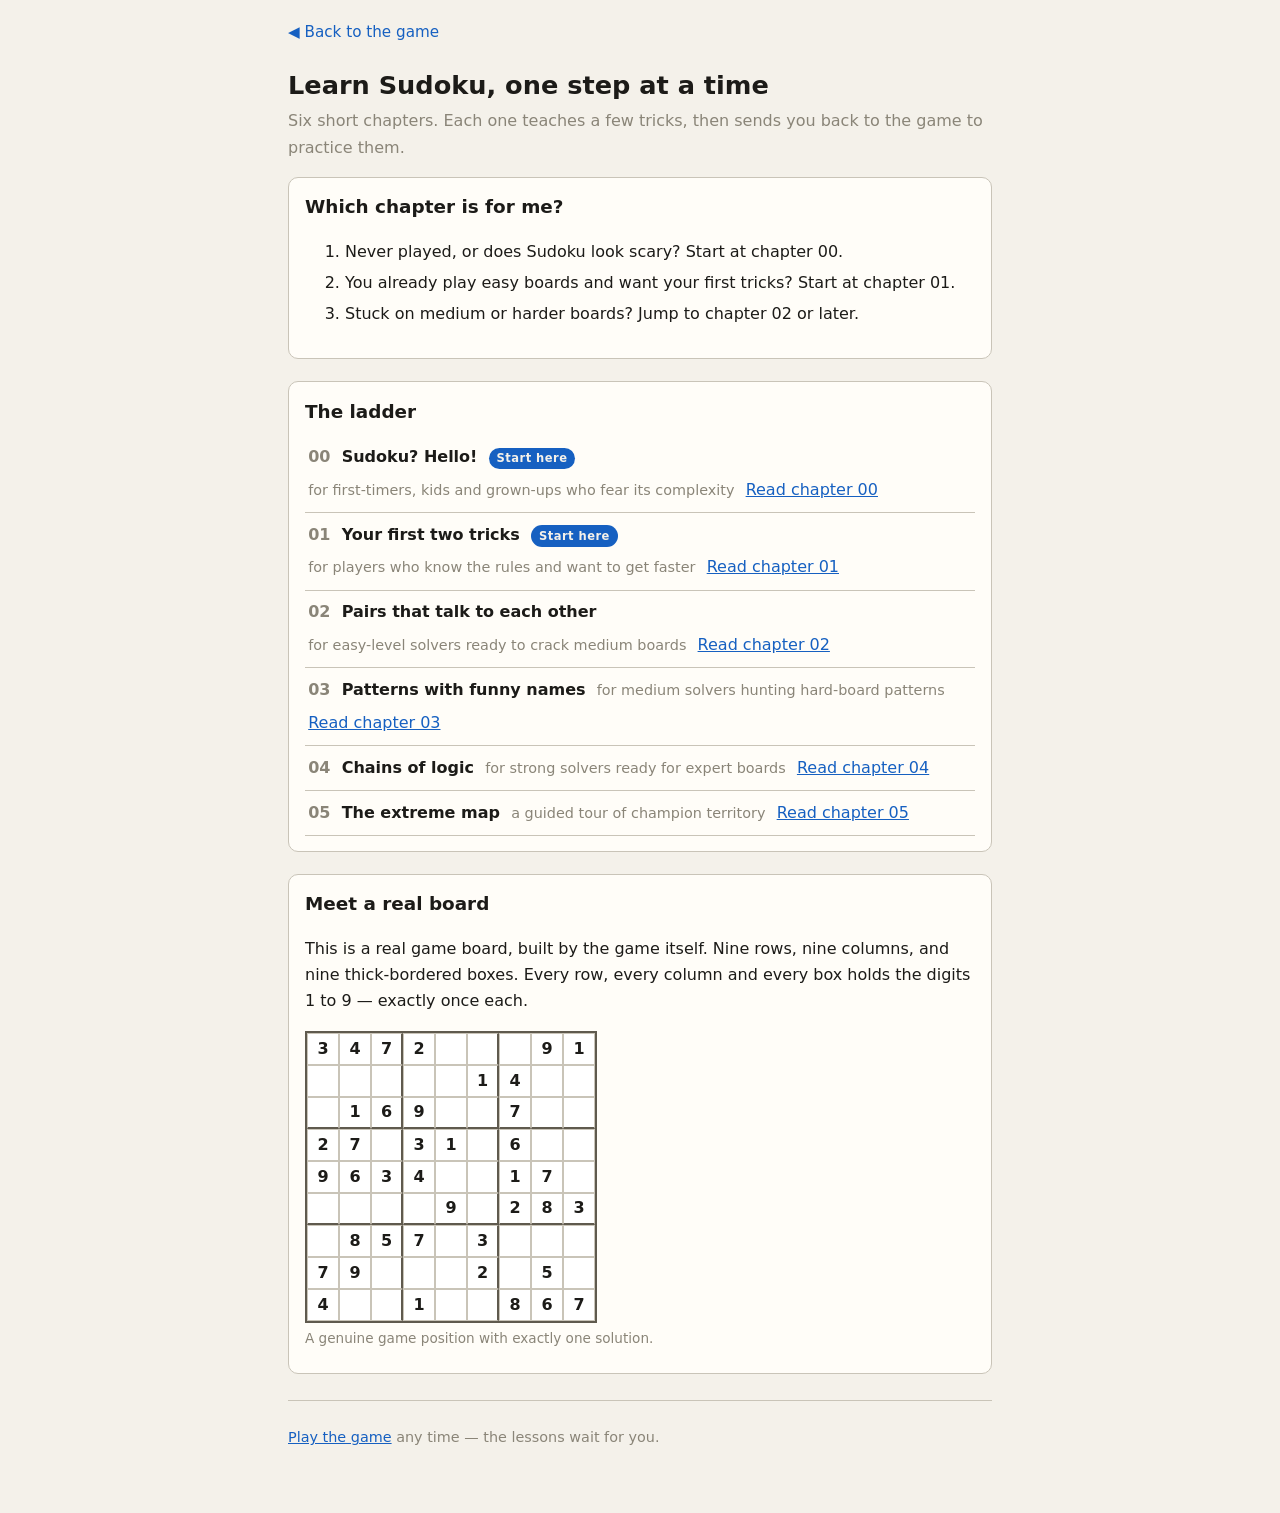
<file: lessons/index.html>
<!doctype html>
<html lang="en">
  <head>
    <meta charset="utf-8" />
    <meta name="viewport" content="width=device-width, initial-scale=1" />
    <title>Learn Sudoku — chapter index</title>
    <link rel="stylesheet" href="lesson.css" />
  </head>
  <body>
    <a class="back" href="../sudoku.html">&#9664; Back to the game</a>
    <header>
      <h1>Learn Sudoku, one step at a time</h1>
      <p class="sub">
        Six short chapters. Each one teaches a few tricks, then sends you
        back to the game to practice them.
      </p>
    </header>

    <section>
      <h2>Which chapter is for me?</h2>
      <ol class="guide">
        <li>Never played, or does Sudoku look scary? Start at chapter 00.</li>
        <li>You already play easy boards and want your first tricks? Start at chapter 01.</li>
        <li>Stuck on medium or harder boards? Jump to chapter 02 or later.</li>
      </ol>
    </section>

    <section>
      <h2>The ladder</h2>
      <ul class="chapters">
        <li data-chapter="00">
          <span class="num">00</span>
          <strong>Sudoku? Hello!</strong>
          <span class="badge">Start here</span>
          <span class="who">for first-timers, kids and grown-ups who fear its complexity</span>
          <a href="00-first-steps.html">Read chapter 00</a>
        </li>
        <li data-chapter="01">
          <span class="num">01</span>
          <strong>Your first two tricks</strong>
          <span class="badge">Start here</span>
          <span class="who">for players who know the rules and want to get faster</span>
          <a href="01-beginner.html">Read chapter 01</a>
        </li>
        <li data-chapter="02">
          <span class="num">02</span>
          <strong>Pairs that talk to each other</strong>
          <span class="who">for easy-level solvers ready to crack medium boards</span>
          <a href="02-basic.html">Read chapter 02</a>
        </li>
        <li data-chapter="03">
          <span class="num">03</span>
          <strong>Patterns with funny names</strong>
          <span class="who">for medium solvers hunting hard-board patterns</span>
          <a href="03-intermediate.html">Read chapter 03</a>
        </li>
        <li data-chapter="04">
          <span class="num">04</span>
          <strong>Chains of logic</strong>
          <span class="who">for strong solvers ready for expert boards</span>
          <a href="04-advanced.html">Read chapter 04</a>
        </li>
        <li data-chapter="05">
          <span class="num">05</span>
          <strong>The extreme map</strong>
          <span class="who">a guided tour of champion territory</span>
          <a href="05-extreme.html">Read chapter 05</a>
        </li>
      </ul>
    </section>

    <section>
      <h2>Meet a real board</h2>
      <p>
        This is a real game board, built by the game itself. Nine rows, nine
        columns, and nine thick-bordered boxes. Every row, every column and
        every box holds the digits 1 to 9 — exactly once each.
      </p>
      <figure>
        <div
          class="board"
          data-givens="347200091000001400016900700270310600963400170000090283085703000790002050400100867"
          role="img"
          aria-label="A real 9 by 9 Sudoku board with 40 given digits and thick box borders"
        ></div>
        <figcaption>A genuine game position with exactly one solution.</figcaption>
      </figure>
    </section>

    <footer data-part="footer">
      <p>
        <a href="../sudoku.html">Play the game</a> any time — the lessons
        wait for you.
      </p>
    </footer>

    <script src="board.js"></script>
  </body>
</html>
</file>
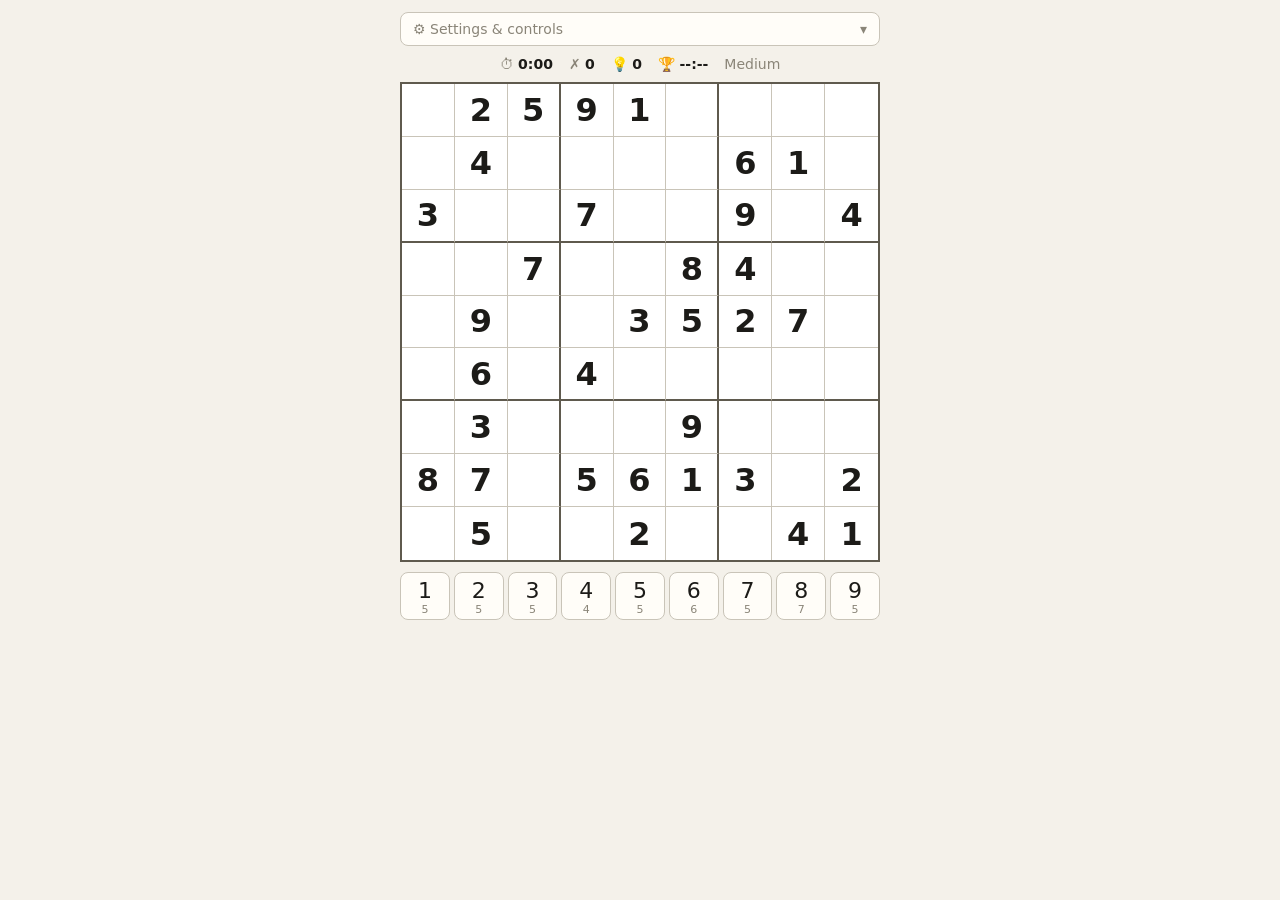
<file: sudoku.html>
<!doctype html>
<html lang="en">
  <head>
    <meta charset="utf-8" />
    <meta name="viewport" content="width=device-width,initial-scale=1" />
    <title>Sudoku</title>
    <style>
      :root {
        color-scheme: light dark;
        --bg: #f4f1ea;
        --panel: #fffdf8;
        --board: #ffffff;
        --ink: #1c1b18;
        --muted: #8a8578;
        --line: #c9c4b8;
        --thick: #5f5a4e;
        --given: #1c1b18;
        --user: #1660c1;
        --sel: #bfe0ff;
        --peer: #e9f3fd;
        --same: #9cc8ff;
        --conf: #d8492f;
        --note: #8a8578;
        --accent: #1660c1;
      }
      @media (prefers-color-scheme: dark) {
        :root {
          --bg: #17181c;
          --panel: #1f2126;
          --board: #23252b;
          --ink: #e7e5df;
          --muted: #8b8f98;
          --line: #3a3d45;
          --thick: #787c86;
          --given: #e7e5df;
          --user: #6ea8ff;
          --sel: #2c4a75;
          --peer: #28303f;
          --same: #33547f;
          --conf: #ff5c4a;
          --note: #8b8f98;
          --accent: #6ea8ff;
        }
      }
      :root[data-theme="light"] {
        color-scheme: light;
        --bg: #f4f1ea;
        --panel: #fffdf8;
        --board: #ffffff;
        --ink: #1c1b18;
        --muted: #8a8578;
        --line: #c9c4b8;
        --thick: #5f5a4e;
        --given: #1c1b18;
        --user: #1660c1;
        --sel: #bfe0ff;
        --peer: #e9f3fd;
        --same: #9cc8ff;
        --conf: #d8492f;
        --note: #8a8578;
        --accent: #1660c1;
      }
      :root[data-theme="dark"] {
        color-scheme: dark;
        --bg: #17181c;
        --panel: #1f2126;
        --board: #23252b;
        --ink: #e7e5df;
        --muted: #8b8f98;
        --line: #3a3d45;
        --thick: #787c86;
        --given: #e7e5df;
        --user: #6ea8ff;
        --sel: #2c4a75;
        --peer: #28303f;
        --same: #33547f;
        --conf: #ff5c4a;
        --note: #8b8f98;
        --accent: #6ea8ff;
      }
      .sr-only {
        position: absolute;
        width: 1px;
        height: 1px;
        padding: 0;
        margin: -1px;
        overflow: hidden;
        clip: rect(0, 0, 0, 0);
        white-space: nowrap;
        border: 0;
      }
      * {
        box-sizing: border-box;
      }
      body {
        margin: 0;
        min-height: 100vh;
        background: var(--bg);
        color: var(--ink);
        font-family:
          system-ui,
          -apple-system,
          "Segoe UI",
          Roboto,
          Helvetica,
          Arial,
          sans-serif;
        display: flex;
        flex-direction: column;
        align-items: center;
        gap: 10px;
        padding: 12px 8px 28px;
        -webkit-tap-highlight-color: transparent;
        user-select: none;
        -webkit-user-select: none;
        touch-action: manipulation;
      }

      /* ---- collapsible settings / controls (collapsed by default) ---- */
      #menu {
        width: min(94vw, 480px);
      }
      #menu > summary {
        cursor: pointer;
        list-style: none;
        display: flex;
        justify-content: space-between;
        align-items: center;
        background: var(--panel);
        border: 1px solid var(--line);
        border-radius: 8px;
        padding: 8px 12px;
        font-size: 14px;
        color: var(--muted);
      }
      #menu > summary::-webkit-details-marker {
        display: none;
      }
      #menu[open] > summary {
        border-radius: 8px 8px 0 0;
      }
      #menu .chev {
        transition: transform 0.15s;
      }
      #menu[open] .chev {
        transform: rotate(180deg);
      }
      .panel {
        background: var(--panel);
        border: 1px solid var(--line);
        border-top: none;
        border-radius: 0 0 8px 8px;
        padding: 12px;
        display: flex;
        flex-direction: column;
        gap: 10px;
      }
      .row {
        display: flex;
        gap: 8px;
        flex-wrap: wrap;
        align-items: center;
      }
      .row label {
        font-size: 13px;
        color: var(--muted);
        display: flex;
        gap: 6px;
        align-items: center;
      }
      .panel button,
      #menu select {
        font: inherit;
        font-size: 13px;
        color: var(--ink);
        background: var(--bg);
        border: 1px solid var(--line);
        border-radius: 6px;
        padding: 6px 10px;
        cursor: pointer;
      }
      .panel button:hover,
      #menu select:hover {
        border-color: var(--accent);
        color: var(--accent);
      }
      .chk {
        display: flex;
        align-items: center;
        gap: 8px;
        font-size: 13px;
        color: var(--muted);
      }
      #help summary {
        cursor: pointer;
        font-size: 13px;
        color: var(--muted);
      }
      #help p {
        font-size: 13px;
        color: var(--muted);
        margin: 6px 0;
        line-height: 1.5;
      }
      kbd {
        background: var(--bg);
        border: 1px solid var(--line);
        border-bottom-width: 2px;
        border-radius: 4px;
        padding: 0 5px;
        font-size: 11px;
        font-family: inherit;
      }

      /* ---- status ---- */
      #status {
        display: flex;
        flex-wrap: wrap;
        row-gap: 4px;
        gap: 16px;
        align-items: baseline;
        font-size: 14px;
        color: var(--muted);
        width: min(94vw, 480px);
        justify-content: center;
        font-variant-numeric: tabular-nums;
      }
      #status b {
        color: var(--ink);
        font-weight: 600;
      }

      /* ---- board ---- */
      #wrap {
        position: relative;
        width: min(94vw, 480px);
      }
      #grid {
        display: grid;
        grid-template-rows: repeat(9, 1fr);
        width: 100%;
        aspect-ratio: 1;
        background: var(--board);
        border: 2px solid var(--thick);
      }
      #grid > div {
        display: grid;
        grid-template-columns: repeat(9, 1fr);
      }
      .cell {
        position: relative;
        display: flex;
        align-items: center;
        justify-content: center;
        border-right: 1px solid var(--line);
        border-bottom: 1px solid var(--line);
        font-size: clamp(17px, 4.6vw, 32px);
        line-height: 1;
        cursor: pointer;
      }
      .cell.bR {
        border-right: 2px solid var(--thick);
      }
      .cell.bB {
        border-bottom: 2px solid var(--thick);
      }
      .cell:nth-child(9n) {
        border-right: none;
      }
      #grid > div:last-child .cell {
        border-bottom: none;
      }
      .cell.given {
        color: var(--given);
        font-weight: 650;
      }
      .cell.user {
        color: var(--user);
        font-weight: 500;
      }
      .cell.conf {
        color: var(--conf);
      }
      .cell.peer {
        background: var(--peer);
      }
      .cell.same {
        background: var(--same);
      }
      .cell.sel {
        background: var(--sel);
      }
      .cell:focus-visible {
        outline: 2px solid var(--accent);
        outline-offset: -2px;
        z-index: 1;
      }
      .cell.wrong {
        animation: shake 0.3s;
        color: var(--conf);
      }
      @keyframes shake {
        0%,
        100% {
          transform: translateX(0);
        }
        25% {
          transform: translateX(-3px);
        }
        75% {
          transform: translateX(3px);
        }
      }
      @media (prefers-reduced-motion: reduce) {
        .cell.wrong {
          animation: none;
        }
      }
      .notes {
        position: absolute;
        inset: 0;
        display: grid;
        grid-template-columns: repeat(3, 1fr);
        grid-template-rows: repeat(3, 1fr);
        color: var(--note);
        font-size: clamp(7px, 1.7vw, 12px);
      }
      .notes span {
        display: flex;
        align-items: center;
        justify-content: center;
      }
      #veil {
        position: absolute;
        inset: 0;
        z-index: 5;
        display: flex;
        align-items: center;
        justify-content: center;
        text-align: center;
        padding: 12px;
        background: var(--board);
        opacity: 0.97;
        color: var(--muted);
        font-size: clamp(14px, 3.5vw, 18px);
        cursor: pointer;
      }
      #veil.win {
        color: var(--accent);
        font-weight: 600;
      }
      [hidden] {
        display: none !important;
      }

      /* ---- number pad ---- */
      #pad {
        display: grid;
        grid-template-columns: repeat(9, 1fr);
        gap: 4px;
        width: min(94vw, 480px);
      }
      .pbtn {
        background: var(--panel);
        border: 1px solid var(--line);
        border-radius: 8px;
        color: var(--ink);
        font: inherit;
        font-size: clamp(15px, 4vw, 22px);
        padding: 5px 0 3px;
        cursor: pointer;
        display: flex;
        flex-direction: column;
        align-items: center;
        gap: 0;
      }
      .pbtn:hover {
        border-color: var(--accent);
      }
      .pbtn .cnt {
        font-size: 11px;
        color: var(--muted);
        font-variant-numeric: tabular-nums;
      }
      .pbtn.done {
        opacity: 0.35;
      }

      /* Training studio (spec 011) */
      #trainLevels button {
        flex: 1;
        padding: 6px 8px;
      }
      #trainLevels button[aria-pressed="true"] {
        border-color: var(--accent);
        box-shadow: 0 0 0 2px var(--accent) inset;
      }
      #trainChecks .grp {
        margin: 8px 0 4px;
        font-weight: 600;
      }
      #trainChecks label.chk {
        display: inline-flex;
        margin: 2px 12px 2px 0;
      }
      #trainChecks .lock {
        color: var(--muted);
        font-size: 0.85em;
      }
      #training .help {
        color: var(--muted);
        margin: 6px 0;
      }
      #printView {
        display: none;
      }
      @media print {
        body > *:not(#printView) {
          display: none !important;
        }
        #printView {
          display: block;
        }
        .ptitle {
          font-size: 14pt;
          margin: 0 0 8pt;
        }
        .pgrid {
          display: grid;
          grid-template-columns: repeat(9, 40pt);
          border: 2pt solid #000;
          width: max-content;
        }
        .pcell {
          border: 0.5pt solid #000;
          height: 40pt;
          font-size: 20pt;
          text-align: center;
          line-height: 40pt;
        }
        .pcell.bR {
          border-right-width: 2pt;
        }
        .pcell.bB {
          border-bottom-width: 2pt;
        }
        .psol {
          page-break-before: always;
        }
      }
    </style>
  </head>
  <body>
    <details id="menu">
      <summary>
        <span>&#9881; Settings &amp; controls</span
        ><span class="chev">&#9662;</span>
      </summary>
      <div class="panel">
        <div class="row">
          <label
            >Difficulty
            <select id="diff">
              <option value="easy">Easy</option>
              <option value="medium" selected>Medium</option>
              <option value="hard">Hard</option>
              <option value="expert">Expert</option>
            </select>
          </label>
          <button id="newBtn" type="button">&#128260; New game</button>
          <button id="resetBtn" type="button">&#8617; Restart puzzle</button>
          <button id="themeBtn" type="button">&#9788; Theme: System</button>
          <button id="learnBtn" type="button">&#127891; Learn</button>
        </div>
        <div class="row">
          <button id="notesBtn" type="button" aria-pressed="false">
            &#9999; Notes: off
          </button>
          <button id="undoBtn" type="button">&#8630; Undo</button>
          <button id="eraseBtn" type="button">&#9003; Erase</button>
          <button id="hintBtn" type="button">&#128161; Hint</button>
          <button id="pauseBtn" type="button">&#9208; Pause</button>
        </div>
        <label class="chk"
          ><input type="checkbox" id="conflictChk" checked /> Highlight
          conflicts</label
        >
        <details id="help">
          <summary>How to play &amp; keyboard</summary>
          <p>
            Fill the grid so that every row, every column, and each of the nine
            3&times;3 boxes contains the digits 1&ndash;9 exactly once (classic
            Sudoku). Each puzzle has a unique solution.
          </p>
          <p>
            Tap a cell, then tap a digit &mdash; or move with the
            <kbd>&#8592;</kbd><kbd>&#8593;</kbd><kbd>&#8595;</kbd
            ><kbd>&#8594;</kbd> keys and type
            <kbd>1</kbd>&ndash;<kbd>9</kbd>.<br />
            <kbd>N</kbd> pencil notes (or hold <kbd>Shift</kbd> + digit)
            &middot; <kbd>E</kbd>/<kbd>Backspace</kbd> erase &middot;
            <kbd>U</kbd> or <kbd>Ctrl</kbd>+<kbd>Z</kbd> undo &middot;
            <kbd>H</kbd> hint &middot; <kbd>P</kbd> pause.
          </p>
          <p>
            Your best time is saved per difficulty. The theme button cycles
            System &rarr; Light &rarr; Dark.
          </p>
        </details>

        <details id="training">
          <summary>&#127891; Training studio</summary>
          <p class="help">
            Build a board that needs only the techniques you pick, and nothing
            harder. Pick a level, untick anything you don't want to practice,
            then press Build.
          </p>
          <div class="row" id="trainLevels" role="group" aria-label="Technique level">
            <button type="button" data-level="beginner">Beginner</button
            ><button type="button" data-level="basic">Basic</button
            ><button type="button" data-level="intermediate">Intermediate</button
            ><button type="button" data-level="advanced" aria-disabled="true" disabled></button>
          </div>
          <div id="trainChecks"></div>
          <div class="row">
            <button type="button" id="trainAll">&#9989; All</button
            ><button type="button" id="trainNone">&#128683; None</button>
          </div>
          <div class="row">
            <button type="button" id="trainGen">&#128296; Build board</button>
          </div>
          <div class="row">
            <label class="chk"
              ><input type="checkbox" id="trainSol" /> include solution in
              print</label
            ><button type="button" id="trainPrint">&#128424; Print</button>
          </div>
        </details>
      </div>
    </details>

    <div id="printView" aria-hidden="true"></div>

    <div id="status">
      <span>&#9201; <b id="time">0:00</b></span>
      <span>&#10007; <b id="mist">0</b></span>
      <span>&#128161; <b id="hintsUsed">0</b></span>
      <span>&#127942; <b id="best">--:--</b></span>
      <span id="difflabel">Medium</span>
    </div>
    <div id="live" class="sr-only" aria-live="polite"></div>

    <div id="wrap">
      <div id="grid" role="grid" aria-label="Sudoku board"></div>
      <div id="veil" hidden role="status" aria-live="polite"></div>
    </div>

    <div id="pad"></div>

    <script>
      "use strict";
      /* ================= pure game logic (no DOM) ================= */
      const N = 81;
      const BOX = [],
        PEERS = [],
        GROUPS = [];
      for (let i = 0; i < N; i++) {
        const r = (i / 9) | 0,
          c = i % 9;
        BOX[i] = ((r / 3) | 0) * 3 + ((c / 3) | 0);
      }
      for (let g = 0; g < 27; g++) {
        const a = [];
        if (g < 9)
          for (let k = 0; k < 9; k++) a.push(g * 9 + k); // rows
        else if (g < 18)
          for (let k = 0; k < 9; k++) a.push(k * 9 + (g - 9)); // cols
        else {
          const r0 = (((g - 18) / 3) | 0) * 3,
            c0 = ((g - 18) % 3) * 3;
          for (let r = 0; r < 3; r++)
            for (let c = 0; c < 3; c++) a.push((r0 + r) * 9 + c0 + c);
        }
        GROUPS.push(a);
      }
      for (let i = 0; i < N; i++) {
        const s = new Set();
        for (const g of GROUPS)
          if (g.includes(i)) for (const j of g) if (j !== i) s.add(j);
        PEERS[i] = [...s];
      }
      function shuffle(a) {
        for (let k = a.length - 1; k > 0; k--) {
          const j = (Math.random() * (k + 1)) | 0,
            t = a[k];
          a[k] = a[j];
          a[j] = t;
        }
        return a;
      }
      const popcount = (x) => {
        let n = 0;
        while (x) {
          x &= x - 1;
          n++;
        }
        return n;
      };

      /* Count solutions of a board (0 = empty), stopping at `limit` (2 = uniqueness test). */
      function countSolutions(bd, limit) {
        limit = limit || 2;
        const rows = Array(9).fill(0),
          cols = Array(9).fill(0),
          boxes = Array(9).fill(0);
        const empties = [];
        for (let i = 0; i < N; i++) {
          const v = bd[i];
          if (v) {
            const bit = 1 << v;
            rows[(i / 9) | 0] |= bit;
            cols[i % 9] |= bit;
            boxes[BOX[i]] |= bit;
          } else empties.push(i);
        }
        let count = 0;
        const rec = (k) => {
          if (count >= limit) return;
          if (k === empties.length) {
            count++;
            return;
          }
          /* MRV: pick remaining empty cell with fewest candidates */
          let best = -1,
            bestBits = 0,
            bestN = 10;
          for (let m = k; m < empties.length; m++) {
            const i = empties[m],
              used = rows[(i / 9) | 0] | cols[i % 9] | boxes[BOX[i]];
            const bits = ~used & 0x3fe,
              n = popcount(bits);
            if (n < bestN) {
              bestN = n;
              best = m;
              bestBits = bits;
              if (n <= 1) break;
            }
          }
          if (bestN === 0) return;
          const t = empties[k];
          empties[k] = empties[best];
          empties[best] = t;
          const i = empties[k],
            r = (i / 9) | 0,
            c = i % 9,
            b = BOX[i];
          let bits = bestBits;
          while (bits) {
            const low = bits & -bits;
            bits ^= low;
            rows[r] |= low;
            cols[c] |= low;
            boxes[b] |= low;
            rec(k + 1);
            rows[r] ^= low;
            cols[c] ^= low;
            boxes[b] ^= low;
            if (count >= limit) break;
          }
          const t2 = empties[k];
          empties[k] = empties[best];
          empties[best] = t2;
        };
        rec(0);
        return count;
      }

      /* Generate one random complete valid grid (backtracking, randomized digit order). */
      function genFull() {
        const bd = Array(N).fill(0);
        const rows = Array(9).fill(0),
          cols = Array(9).fill(0),
          boxes = Array(9).fill(0);
        const rec = (i) => {
          if (i === N) return true;
          const r = (i / 9) | 0,
            c = i % 9,
            b = BOX[i],
            used = rows[r] | cols[c] | boxes[b];
          for (const v of shuffle([1, 2, 3, 4, 5, 6, 7, 8, 9])) {
            const bit = 1 << v;
            if (used & bit) continue;
            bd[i] = v;
            rows[r] |= bit;
            cols[c] |= bit;
            boxes[b] |= bit;
            if (rec(i + 1)) return true;
            bd[i] = 0;
            rows[r] ^= bit;
            cols[c] ^= bit;
            boxes[b] ^= bit;
          }
          return false;
        };
        rec(0);
        return bd;
      }

      /* Carve a puzzle: remove cells while the solution stays unique.
         A single randomized pass often stops one cell short of the target, so
         retry with fresh grids (capped at 40; falls back to the closest carve). */
      function makePuzzle(clues) {
        const target = N - clues;
        let best = null;
        for (let attempt = 0; attempt < 40; attempt++) {
          const sol = genFull();
          const bd = sol.slice();
          const order = shuffle([...Array(N).keys()]);
          let removed = 0;
          for (const i of order) {
            if (removed >= target) break;
            const v = bd[i];
            bd[i] = 0;
            if (countSolutions(bd, 2) !== 1) bd[i] = v;
            else removed++;
          }
          if (removed >= target) return { puz: bd, sol };
          if (!best || removed > best.removed)
            best = { puz: bd, sol, removed };
        }
        return best;
      }

      /* Well-posed puzzle: conflict-free givens AND a unique solution.
         (countSolutions alone can't see conflicts among the givens.) */
      function validPuzzle(puz) {
        for (const g of GROUPS) {
          const seen = {};
          for (const i of g) {
            const v = puz[i];
            if (v) {
              if (seen[v]) return false;
              seen[v] = 1;
            }
          }
        }
        return countSolutions(puz, 2) === 1;
      }

      /* ============ Training solver (spec 009) — pure logic, no DOM ============ */
      /* Deterministic technique solver: detectors cheapest-first, each returns
         null or a sound action. No randomness anywhere (FR-007). */
      const TRAIN_TECHNIQUES = [
        "naked_single", "hidden_single",
        "naked_pair", "naked_triple", "naked_quad",
        "hidden_pair", "hidden_triple", "hidden_quad",
        "pointing", "claiming",
        "x_wing", "swordfish", "jellyfish",
        "skyscraper", "two_string_kite", "turbot_fish",
        "xy_wing", "xyz_wing", "w_wing",
      ];
      const tBit = (d) => 1 << (d - 1);
      const tDigits = (m) => { const a = []; for (let d = 1; d <= 9; d++) if (m & tBit(d)) a.push(d); return a; };
      const SEE = (() => {
        const s = Array.from({ length: N }, () => new Set());
        for (const u of GROUPS)
          for (const a of u) for (const b of u) if (a !== b) s[a].add(b);
        return s.map((x) => [...x]);
      })();
      const sees = (a, b) => SEE[a].includes(b);
      const tCombs = (arr, k) => {
        const out = [];
        const rec = (start, cur) => {
          if (cur.length === k) { out.push(cur.slice()); return; }
          for (let i = start; i < arr.length; i++) { cur.push(arr[i]); rec(i + 1, cur); cur.pop(); }
        };
        rec(0, []);
        return out;
      };
      const trainCands = (bd) => {
        const c = new Array(N).fill(0);
        for (let i = 0; i < N; i++) {
          if (bd[i]) continue;
          let m = 0;
          for (let d = 1; d <= 9; d++) if (SEE[i].every((j) => bd[j] !== d)) m |= tBit(d);
          c[i] = m;
        }
        return c;
      };

      /* singles */
      const detNakedSingle = (cand, bd) => {
        for (let i = 0; i < N; i++)
          if (!bd[i] && cand[i] && !(cand[i] & (cand[i] - 1)))
            return { place: [i, Math.log2(cand[i]) + 1] };
        return null;
      };
      const detHiddenSingle = (cand, bd) => {
        for (const u of GROUPS)
          for (let d = 1; d <= 9; d++) {
            if (u.some((i) => bd[i] === d)) continue;
            const spots = u.filter((i) => !bd[i] && cand[i] & tBit(d));
            if (spots.length === 1) return { place: [spots[0], d] };
          }
        return null;
      };

      /* naked / hidden subsets (k = 2..4) */
      const nakedSubset = (k) => (cand, bd) => {
        for (const u of GROUPS) {
          const open = u.filter((i) => !bd[i]);
          for (const combo of tCombs(open, k)) {
            let m = 0;
            for (const i of combo) m |= cand[i];
            if (tDigits(m).length !== k) continue;
            const elims = [];
            for (const i of open)
              if (!combo.includes(i) && cand[i] & m) elims.push([i, cand[i] & m]);
            if (elims.length) return { elims };
          }
        }
        return null;
      };
      const hiddenSubset = (k) => (cand, bd) => {
        for (const u of GROUPS) {
          const open = u.filter((i) => !bd[i]);
          let free = 0;
          for (const i of open) free |= cand[i];
          for (const combo of tCombs(tDigits(free), k)) {
            let dm = 0;
            for (const d of combo) dm |= tBit(d);
            const spots = open.filter((i) => cand[i] & dm);
            if (spots.length !== k) continue;
            const elims = [];
            for (const i of spots)
              if (cand[i] & ~dm) elims.push([i, cand[i] & ~dm]);
            if (elims.length) return { elims };
          }
        }
        return null;
      };

      /* box/line intersections */
      const detPointing = (cand, bd) => {
        for (let b = 0; b < 9; b++) {
          const box = GROUPS[18 + b];
          for (let d = 1; d <= 9; d++) {
            const spots = box.filter((i) => !bd[i] && cand[i] & tBit(d));
            if (spots.length < 2) continue;
            const rows = new Set(spots.map((i) => (i / 9) | 0));
            const cols = new Set(spots.map((i) => i % 9));
            const elims = [];
            if (rows.size === 1) {
              const r = [...rows][0];
              for (let c = 0; c < 9; c++) {
                const i = r * 9 + c;
                if (!bd[i] && cand[i] & tBit(d) && !box.includes(i)) elims.push([i, tBit(d)]);
              }
            } else if (cols.size === 1) {
              const c0 = [...cols][0];
              for (let r = 0; r < 9; r++) {
                const i = r * 9 + c0;
                if (!bd[i] && cand[i] & tBit(d) && !box.includes(i)) elims.push([i, tBit(d)]);
              }
            }
            if (elims.length) return { elims };
          }
        }
        return null;
      };
      const detClaiming = (cand, bd) => {
        for (let li = 0; li < 18; li++) {
          const line = GROUPS[li];
          for (let d = 1; d <= 9; d++) {
            const spots = line.filter((i) => !bd[i] && cand[i] & tBit(d));
            if (spots.length < 2) continue;
            const boxes = new Set(
              spots.map((i) => 18 + ((((i / 9) | 0) / 3 | 0) * 3) + (((i % 9) / 3) | 0)),
            );
            if (boxes.size !== 1) continue;
            const box = GROUPS[[...boxes][0]];
            const elims = [];
            for (const i of box)
              if (!bd[i] && cand[i] & tBit(d) && !line.includes(i)) elims.push([i, tBit(d)]);
            if (elims.length) return { elims };
          }
        }
        return null;
      };

      /* fish (k = 2..4): rows then cols as base sets */
      const fish = (k) => (cand, bd) => {
        for (let d = 1; d <= 9; d++)
          for (const axis of [0, 1]) {
            const sets = [];
            for (let l = 0; l < 9; l++) {
              const cross = [];
              for (let j = 0; j < 9; j++) {
                const i = axis ? j * 9 + l : l * 9 + j;
                if (!bd[i] && cand[i] & tBit(d)) cross.push(j);
              }
              if (cross.length >= 2 && cross.length <= k) sets.push([l, cross]);
            }
            for (const combo of tCombs(sets, k)) {
              const cover = new Set();
              for (const [, cr] of combo) for (const j of cr) cover.add(j);
              if (cover.size !== k) continue;
              const elims = [];
              for (const j of cover)
                for (let l = 0; l < 9; l++)
                  if (!combo.some(([ll]) => ll === l)) {
                    const i = axis ? j * 9 + l : l * 9 + j;
                    if (!bd[i] && cand[i] & tBit(d)) elims.push([i, tBit(d)]);
                  }
              if (elims.length) return { elims };
            }
          }
        return null;
      };

      /* single-digit two-strong-link patterns */
      const detSkyscraper = (cand, bd) => {
        for (let d = 1; d <= 9; d++)
          for (const axis of [0, 1]) {
            const links = [];
            for (let l = 0; l < 9; l++) {
              const spots = [];
              for (let j = 0; j < 9; j++) {
                const i = axis ? j * 9 + l : l * 9 + j;
                if (!bd[i] && cand[i] & tBit(d)) spots.push(i);
              }
              if (spots.length === 2) links.push(spots);
            }
            for (const [A, B] of tCombs(links, 2))
              for (const [i1, i2] of [[0, 0], [0, 1], [1, 0], [1, 1]]) {
                const base1 = A[i1], tip1 = A[1 - i1], base2 = B[i2], tip2 = B[1 - i2];
                if (base1 === base2 || tip1 === tip2 || sees(tip1, tip2)) continue;
                if (!sees(base1, base2)) continue;
                const elims = [];
                for (let i = 0; i < N; i++)
                  if (!bd[i] && i !== tip1 && i !== tip2 && cand[i] & tBit(d) && sees(i, tip1) && sees(i, tip2))
                    elims.push([i, tBit(d)]);
                if (elims.length) return { elims };
              }
          }
        return null;
      };
      const detTwoStringKite = (cand, bd) => {
        for (let d = 1; d <= 9; d++) {
          const rowLinks = [], colLinks = [];
          for (let l = 0; l < 9; l++) {
            const rSpots = [], cSpots = [];
            for (let j = 0; j < 9; j++) {
              const ri = l * 9 + j, ci = j * 9 + l;
              if (!bd[ri] && cand[ri] & tBit(d)) rSpots.push(ri);
              if (!bd[ci] && cand[ci] & tBit(d)) cSpots.push(ci);
            }
            if (rSpots.length === 2) rowLinks.push(rSpots);
            if (cSpots.length === 2) colLinks.push(cSpots);
          }
          for (const R of rowLinks)
            for (const C of colLinks)
              for (const [i1, i2] of [[0, 0], [0, 1], [1, 0], [1, 1]]) {
                const rc = R[i1], rEnd = R[1 - i1], cc = C[i2], cEnd = C[1 - i2];
                if (rc === cc || rEnd === cEnd) continue;
                if (!sees(rc, cc)) continue;
                const elims = [];
                for (let i = 0; i < N; i++)
                  if (!bd[i] && i !== rEnd && i !== cEnd && cand[i] & tBit(d) && sees(i, rEnd) && sees(i, cEnd))
                    elims.push([i, tBit(d)]);
                if (elims.length) return { elims };
              }
        }
        return null;
      };
      const detTurbotFish = (cand, bd) => {
        for (let d = 1; d <= 9; d++) {
          const links = [];
          for (const u of GROUPS) {
            const spots = u.filter((i) => !bd[i] && cand[i] & tBit(d));
            if (spots.length === 2) links.push(spots);
          }
          for (const [L1, L2] of tCombs(links, 2))
            for (const p2 of L1)
              for (const q2 of L2) {
                if (p2 === q2 || !sees(p2, q2)) continue;
                const p1 = L1[0] === p2 ? L1[1] : L1[0];
                const q1 = L2[0] === q2 ? L2[1] : L2[0];
                if (p1 === q1) continue;
                const elims = [];
                for (let i = 0; i < N; i++)
                  if (!bd[i] && i !== p1 && i !== q1 && cand[i] & tBit(d) && sees(i, p1) && sees(i, q1))
                    elims.push([i, tBit(d)]);
                if (elims.length) return { elims };
              }
        }
        return null;
      };

      /* wings */
      const detXYWing = (cand, bd) => {
        for (let p = 0; p < N; p++) {
          if (bd[p] || tDigits(cand[p]).length !== 2) continue;
          for (const q of SEE[p]) {
            if (bd[q] || q === p || tDigits(cand[q]).length !== 2) continue;
            const shareQ = cand[p] & cand[q];
            if (tDigits(shareQ).length !== 1) continue;
            for (const r of SEE[p]) {
              if (r === q || r === p || bd[r] || tDigits(cand[r]).length !== 2) continue;
              const shareR = cand[p] & cand[r];
              if (tDigits(shareR).length !== 1 || shareR === shareQ) continue;
              const zq = tDigits(cand[q] & ~shareQ)[0];
              const zr = tDigits(cand[r] & ~shareR)[0];
              if (zq !== zr) continue;
              const elims = [];
              for (let i = 0; i < N; i++)
                if (!bd[i] && i !== p && i !== q && i !== r && cand[i] & tBit(zq) && sees(i, q) && sees(i, r))
                  elims.push([i, tBit(zq)]);
              if (elims.length) return { elims };
            }
          }
        }
        return null;
      };
      const detXYZWing = (cand, bd) => {
        for (let p = 0; p < N; p++) {
          if (bd[p] || tDigits(cand[p]).length !== 3) continue;
          const ds = tDigits(cand[p]);
          for (const z of ds) {
            const pincers = [];
            for (const j of SEE[p]) {
              if (bd[j] || j === p || tDigits(cand[j]).length !== 2) continue;
              if (cand[j] & ~cand[p]) continue;
              if (!(cand[j] & tBit(z))) continue;
              pincers.push(j);
            }
            for (const [q, r] of tCombs(pincers, 2)) {
              if ((cand[q] | cand[r]) !== cand[p]) continue;
              const elims = [];
              for (let i = 0; i < N; i++)
                if (!bd[i] && i !== p && i !== q && i !== r && cand[i] & tBit(z) && sees(i, p) && sees(i, q) && sees(i, r))
                  elims.push([i, tBit(z)]);
              if (elims.length) return { elims };
            }
          }
        }
        return null;
      };
      const detWWing = (cand, bd) => {
        const bivals = [];
        for (let i = 0; i < N; i++) if (!bd[i] && tDigits(cand[i]).length === 2) bivals.push(i);
        for (const [A, B] of tCombs(bivals, 2)) {
          if (cand[A] !== cand[B]) continue;
          const [d1, d2] = tDigits(cand[A]);
          for (const ld of [d1, d2]) {
            const el = ld === d1 ? d2 : d1;
            for (const u of GROUPS) {
              const spots = u.filter((i) => !bd[i] && cand[i] & tBit(ld));
              if (spots.length !== 2) continue;
              const [a, b] = spots;
              if (a === A || a === B || b === A || b === B) continue;
              const ok1 = sees(a, A) && sees(b, B);
              const ok2 = sees(a, B) && sees(b, A);
              if (!ok1 && !ok2) continue;
              const elims = [];
              for (let i = 0; i < N; i++)
                if (!bd[i] && i !== A && i !== B && cand[i] & tBit(el) && sees(i, A) && sees(i, B))
                  elims.push([i, tBit(el)]);
              if (elims.length) return { elims };
            }
          }
        }
        return null;
      };

      const trainDetectors = {
        naked_single: detNakedSingle, hidden_single: detHiddenSingle,
        naked_pair: nakedSubset(2), naked_triple: nakedSubset(3), naked_quad: nakedSubset(4),
        hidden_pair: hiddenSubset(2), hidden_triple: hiddenSubset(3), hidden_quad: hiddenSubset(4),
        pointing: detPointing, claiming: detClaiming,
        x_wing: fish(2), swordfish: fish(3), jellyfish: fish(4),
        skyscraper: detSkyscraper, two_string_kite: detTwoStringKite, turbot_fish: detTurbotFish,
        xy_wing: detXYWing, xyz_wing: detXYZWing, w_wing: detWWing,
      };
      function solveWithAllowed(board, allowedIds) {
        const t0 = Date.now();
        const bd = board.slice();
        const allowed = TRAIN_TECHNIQUES.filter((t) => allowedIds.includes(t));
        const used = [];
        let rounds = 0, placements = 0, elimRounds = 0, timeout = false;
        const cand = trainCands(bd);
        const applyPlace = (i, d) => {
          bd[i] = d; cand[i] = 0; placements++;
          for (const j of SEE[i]) cand[j] &= ~tBit(d);
        };
        while (bd.some((v) => !v)) {
          if (Date.now() - t0 > 500) { timeout = true; break; }
          if (placements > 81) break;
          const before = placements;
          let acted = false;
          for (const t of allowed) {
            const act = trainDetectors[t](cand, bd);
            if (!act) continue;
            if (act.place) {
              applyPlace(act.place[0], act.place[1]);
              if (!used.includes(t)) used.push(t);
              acted = true;
              break;
            }
            if (!act.elims.some(([i, m]) => cand[i] & m)) continue; /* no-op firing */
            for (const [i, m] of act.elims) cand[i] &= ~m;
            if (!used.includes(t)) used.push(t);
            acted = true;
            break;
          }
          rounds++;
          if (!acted) break; /* honest stuck: full pass, nothing changed */
          if (placements === before) { elimRounds++; if (elimRounds > 200) break; }
          else elimRounds = 0;
        }
        return {
          completed: !bd.some((v) => !v) && !timeout,
          board: bd, used, rounds, timeout,
        };
      }

      /* ============ Training generator (spec 010) — pure logic, no DOM ============ */
      /* Two-phase carve from genFull under solveWithAllowed exclusivity.
         Phase A: remove shuffled cells while the allowed-set solve still
         completes, stopping at the level's clue target. Phase B (only when a
         non-single technique is checked): keep removing until one contributes
         or nothing removable is left. Tripwire: any completed carve that is
         not a unique-solution board means a detector is UNSOUND — abort
         loudly, never retry (engine-bug path). */
      const TRAIN_BUDGET_MSG =
        "Couldn't build a board with only these techniques. Try enabling a few more.";
      function generateTrainingBoard(allowedIds, targetClues, caps) {
        const C = Object.assign(
          { attempts: 8, wallMs: 5000, runsPerAttempt: 120 },
          caps || {},
        );
        const t0 = Date.now();
        const nonSingles = allowedIds.filter(
          (t) => t !== "naked_single" && t !== "hidden_single",
        );
        for (let attempt = 1; attempt <= C.attempts; attempt++) {
          if (Date.now() - t0 > C.wallMs)
            throw new Error(TRAIN_BUDGET_MSG + " (time budget)");
          const sol = genFull();
          const board = sol.slice();
          const order = shuffle([...Array(N).keys()]);
          let runs = 0;
          let clues = 81;
          let cursor = 0; /* never re-try a failed cell within one attempt */
          const removable = () => {
            while (cursor < order.length) {
              const i = order[cursor++];
              if (!board[i]) continue;
              if (Date.now() - t0 > C.wallMs)
                throw new Error(TRAIN_BUDGET_MSG + " (time budget)");
              if (runs >= C.runsPerAttempt) return null; /* attempt budget out */
              const keep = board[i];
              board[i] = 0;
              runs++;
              const r = solveWithAllowed(board, allowedIds);
              if (r.completed) {
                clues--;
                return { i, r };
              }
              board[i] = keep;
            }
            return null;
          };
          /* Phase A: carve to target */
          while (clues > targetClues) {
            const step = removable();
            if (!step) break;
          }
          if (clues > targetClues) continue;
          /* Phase B: exercise bias past target until a non-single contributes */
          if (nonSingles.length) {
            for (;;) {
              const step = removable();
              if (!step) break;
              if (step.r.used.some((t) => nonSingles.includes(t))) break;
            }
          }
          /* final verification on the pristine board (FR-003) */
          if (runs >= C.runsPerAttempt) {
            /* one run left needed for verification inside budget: not counted
               as carve; use a fresh check outside the carve budget */
          }
          const ver = solveWithAllowed(board, allowedIds);
          const cnt = countSolutions(board, 2);
          if (!ver.completed || cnt !== 1 || !ver.board.every((v, i) => v === sol[i])) {
            throw new Error(
              "training soundness tripwire: carve solved but board is not the unique solution (detector bug) — aborting, no retry",
            );
          }
          /* exercise-bias retry: with non-singles checked, a report that used
             none of them is an attempt failure — retry with a fresh grid */
          if (nonSingles.length && !ver.used.some((t) => nonSingles.includes(t))) {
            continue;
          }
          const given = board.map((v) => v !== 0);
          return {
            board,
            solution: sol,
            given,
            clues,
            report: ver.used, /* solver's own cheapest-first path, pristine board */
            attemptsUsed: attempt,
          };
        }
        throw new Error(
          TRAIN_BUDGET_MSG,
        );
      }

      /* ================= DOM / UI ================= */
      if (typeof document !== "undefined" && document.getElementById("grid"))
        (function () {
          const $ = (id) => document.getElementById(id);
          const grid = $("grid"),
            pad = $("pad"),
            veil = $("veil");
          const timeEl = $("time"),
            mistEl = $("mist"),
            diffEl = $("difflabel");
          const notesBtn = $("notesBtn"),
            pauseBtn = $("pauseBtn"),
            undoBtn = $("undoBtn");
          const eraseBtn = $("eraseBtn"),
            hintBtn = $("hintBtn"),
            newBtn = $("newBtn"),
            learnBtn = $("learnBtn"),
            resetBtn = $("resetBtn");
          const diffSel = $("diff"),
            conflictChk = $("conflictChk"),
            themeBtn = $("themeBtn");
          const hintsUsedEl = $("hintsUsed"),
            bestEl = $("best"),
            liveEl = $("live");
          const KEY = "sudoku-v1"; /* unchanged from the retired v1 file so old saves carry over */
          const STATS_KEY = "sudoku-stats-v1";
          const THEME_KEY = "sudoku-theme-v1";
          const CLUES = { easy: 40, medium: 34, hard: 29, expert: 25 };

          let board, solution, puzzle, given, notes;
          let sel = -1,
            notesMode = false,
            mistakes = 0,
            elapsed = 0,
            hints = 0;
          let started = false,
            paused = false,
            won = false,
            wonRecord = false,
            diff = "medium";
          let undoStack = [];
          const cellEls = [],
            padBtns = [],
            valEls = [],
            noteDivs = [],
            noteEls = [];

          const rowEls = [],
            BOXCLS = [];
          for (let i = 0; i < N; i++) {
            const el = document.createElement("div");
            const r = (i / 9) | 0,
              c = i % 9;
            if (!rowEls[r]) {
              const row = document.createElement("div");
              row.setAttribute("role", "row");
              grid.appendChild(row);
              rowEls[r] = row;
            }
            /* structural classes live in BOXCLS so render() can rebuild
               className without dropping them (borders + ARIA rows) */
            BOXCLS[i] =
              (c % 3 === 2 && c !== 8 ? "bR " : "") +
              (r % 3 === 2 && r !== 8 ? "bB " : "");
            el.className = ("cell " + BOXCLS[i]).trim();
            el.setAttribute("role", "gridcell");
            el.tabIndex = -1;
            el.setAttribute("aria-selected", "false");
            /* pre-built value span + 3x3 notes grid; render only ever sets textContent */
            const nd = document.createElement("div");
            nd.className = "notes";
            nd.style.display = "none";
            nd.setAttribute("aria-hidden", "true");
            const nsp = [];
            for (let d = 1; d <= 9; d++) {
              const sp = document.createElement("span");
              nd.appendChild(sp);
              nsp.push(sp);
            }
            const val = document.createElement("span");
            val.setAttribute("aria-hidden", "true");
            el.append(nd, val);
            el.addEventListener("focus", () => {
              if (paused || won) return;
              if (sel !== i) {
                sel = i;
                render();
              }
            });
            cellEls.push(el);
            noteEls.push(nsp);
            noteDivs.push(nd);
            valEls.push(val);
            rowEls[r].appendChild(el);
          }
          for (let d = 1; d <= 9; d++) {
            const b = document.createElement("button");
            b.type = "button";
            b.className = "pbtn";
            const big = document.createElement("span");
            big.textContent = d;
            const cnt = document.createElement("span");
            cnt.className = "cnt";
            cnt.textContent = "9";
            b.append(big, cnt);
            b.addEventListener("click", () => {
              inputDigit(d, notesMode);
              b.blur();
            });
            padBtns.push(b);
            pad.appendChild(b);
          }

          const fmt = (s) =>
            ((s / 60) | 0) + ":" + String(s % 60).padStart(2, "0");
          const cap = (s) => s[0].toUpperCase() + s.slice(1);
          const snap = (i) => ({ i, v: board[i], n: notes[i], g: given[i] });
          function cellLabel(i, v) {
            const r = ((i / 9) | 0) + 1,
              c = (i % 9) + 1;
            let s = "Row " + r + ", column " + c;
            if (v) s += given[i] ? ", given " + v : ", your entry " + v;
            else {
              const ds = [];
              for (let d = 1; d <= 9; d++) if ((notes[i] >> d) & 1) ds.push(d);
              s += ds.length ? ", notes " + ds.join(", ") : ", empty";
            }
            return s;
          }

          function save() {
            try {
              localStorage.setItem(
                KEY,
                JSON.stringify({
                  board,
                  solution,
                  puzzle,
                  given,
                  notes,
                  elapsed,
                  mistakes,
                  hints,
                  diff,
                  started,
                  won,
                }),
              );
            } catch (_) {
              /* private mode: game just won't persist */
            }
          }
          function load() {
            let d;
            try {
              d = JSON.parse(localStorage.getItem(KEY) || "null");
            } catch (_) {
              return false;
            }
            if (
              !d ||
              ![d.board, d.solution, d.puzzle, d.given, d.notes].every(
                (a) => Array.isArray(a) && a.length === N,
              )
            )
              return false;
            if (!d.board.every((v) => Number.isInteger(v) && v >= 0 && v <= 9))
              return false;
            if (!d.solution.every((v) => v >= 1 && v <= 9)) return false;
            if (
              !GROUPS.every(
                (g) => new Set(g.map((i) => d.solution[i])).size === 9,
              )
            )
              return false; /* solution must itself be a valid grid */
            if (!d.puzzle.every((v, i) => v === 0 || v === d.solution[i]))
              return false; /* solution must agree with the givens */
            if (!validPuzzle(d.puzzle))
              return false; /* save must be a well-posed puzzle */
            board = d.board;
            solution = d.solution;
            puzzle = d.puzzle;
            given = d.given;
            notes = d.notes;
            elapsed = +d.elapsed || 0;
            mistakes = +d.mistakes || 0;
            hints = +d.hints || 0;
            diff = CLUES[d.diff] ? d.diff : "medium";
            started = !!d.started;
            won = !!d.won;
            paused = false;
            sel = -1;
            undoStack = [];
            return true;
          }

          function loadStats() {
            try {
              return JSON.parse(localStorage.getItem(STATS_KEY) || "{}");
            } catch (_) {
              return {};
            }
          }
          function saveStats(s) {
            try {
              localStorage.setItem(STATS_KEY, JSON.stringify(s));
            } catch (_) {
              /* private mode: stats just won't persist */
            }
          }
          function updateBestDisplay() {
            const b = loadStats()[diff];
            bestEl.textContent = b ? fmt(b.time) : "--:--";
          }
          function applyTheme(t) {
            if (t === "system")
              document.documentElement.removeAttribute("data-theme");
            else document.documentElement.setAttribute("data-theme", t);
            themeBtn.textContent = "\u2600 Theme: " + cap(t);
            try {
              localStorage.setItem(THEME_KEY, t);
            } catch (_) {
              /* private mode: preference just won't persist */
            }
          }

          function conflictSet() {
            const s = new Set();
            for (const g of GROUPS) {
              const seen = {};
              for (const i of g) {
                const v = board[i];
                if (v) (seen[v] ??= []).push(i);
              }
              for (const v in seen)
                if (seen[v].length > 1) for (const i of seen[v]) s.add(i);
            }
            return s;
          }

          function render() {
            const selVal = sel >= 0 ? board[sel] : 0;
            const peers = sel >= 0 ? new Set(PEERS[sel]) : null;
            const conf = conflictChk.checked ? conflictSet() : null;
            const cnt = Array(10).fill(0);
            for (let i = 0; i < N; i++) if (board[i]) cnt[board[i]]++;
            for (let i = 0; i < N; i++) {
              const el = cellEls[i],
                v = board[i];
              let cls = "cell " + BOXCLS[i] + (given[i] ? "given" : "user");
              if (peers && peers.has(i) && i !== sel) cls += " peer";
              if (selVal && v === selVal && i !== sel) cls += " same";
              if (i === sel) cls += " sel";
              if (conf && conf.has(i)) cls += " conf";
              el.className = cls;
              el.setAttribute("aria-selected", i === sel ? "true" : "false");
              el.setAttribute("aria-label", cellLabel(i, v));
              if (v) {
                valEls[i].textContent = v;
                noteDivs[i].style.display = "none";
              } else {
                valEls[i].textContent = "";
                const n = notes[i];
                let any = false;
                for (let d = 1; d <= 9; d++) {
                  const on = (n >> d) & 1;
                  noteEls[i][d - 1].textContent = on ? d : "";
                  if (on) any = true;
                }
                noteDivs[i].style.display = any ? "" : "none";
              }
            }
            padBtns.forEach((b, k) => {
              b.classList.toggle("done", cnt[k + 1] === 9);
              b.querySelector(".cnt").textContent = 9 - cnt[k + 1];
            });
            timeEl.textContent = fmt(elapsed);
            mistEl.textContent = mistakes;
            hintsUsedEl.textContent = hints;
            const focusIdx = sel >= 0 ? sel : 40;
            cellEls.forEach((el, i) => {
              el.tabIndex = i === focusIdx ? 0 : -1;
            });
            if (
              sel >= 0 &&
              !paused &&
              !won &&
              document.activeElement !== cellEls[sel]
            )
              cellEls[sel].focus({ preventScroll: true });
          }

          function updateVeil() {
            if (paused) {
              veil.hidden = false;
              veil.className = "";
              veil.textContent =
                "\u23F8 Paused \u2014 click here or press P to resume";
            } else if (won) {
              veil.hidden = false;
              veil.className = "win";
              veil.textContent =
                "\uD83C\uDF89 Solved in " +
                fmt(elapsed) +
                " \u00B7 " +
                mistakes +
                " mistake" +
                (mistakes === 1 ? "" : "s") +
                (hints
                  ? " \u00B7 " + hints + " hint" + (hints === 1 ? "" : "s")
                  : "") +
                (wonRecord ? " \u00B7 new best!" : "") +
                " \u00B7 new game under Settings";
            } else veil.hidden = true;
          }

          function checkWin() {
            for (let i = 0; i < N; i++)
              if (board[i] !== solution[i]) return false;
            return true;
          }
          function winGame() {
            won = true;
            sel = -1;
            const stats = loadStats();
            const prev = stats[diff];
            wonRecord = !prev || elapsed < prev.time;
            if (wonRecord) {
              stats[diff] = { time: elapsed }; /* only time is consumed (best display) */
              saveStats(stats);
            }
            updateBestDisplay();
            updateVeil();
          }

          function clearPeerNotes(i, d, entry) {
            const bit = 1 << d;
            for (const j of PEERS[i])
              if (!board[j] && notes[j] & bit) {
                entry.cells.push(snap(j));
                notes[j] &= ~bit;
              }
          }

          function inputDigit(d, asNote) {
            if (sel < 0 || given[sel] || paused || won) return;
            const i = sel;
            let wrongCell = -1;
            if (asNote) {
              if (board[i]) return; /* can't pencil into a filled cell */
              const entry = { cells: [snap(i)], mistakes, hints };
              notes[i] ^= 1 << d;
              undoStack.push(entry);
              started = true;
              save();
              render();
              return;
            }
            const entry = { cells: [snap(i)], mistakes, hints };
            if (board[i] === d) {
              board[i] = 0; /* same digit again: clear */
              liveEl.textContent = "Cleared";
            } else {
              board[i] = d;
              notes[i] = 0;
              if (solution[i] === d) {
                clearPeerNotes(i, d, entry);
                liveEl.textContent = d + " placed";
                if (checkWin()) winGame();
              } else {
                mistakes++;
                wrongCell = i;
                liveEl.textContent = d + " is incorrect";
                if (navigator.vibrate) navigator.vibrate(60);
              }
            }
            undoStack.push(entry);
            started = true;
            save();
            render();
            /* after render(): it rewrites className, wiping classes added earlier */
            if (wrongCell >= 0) {
              cellEls[wrongCell].classList.add("wrong");
              setTimeout(
                () => cellEls[wrongCell].classList.remove("wrong"),
                350,
              );
            }
          }

          function erase() {
            if (sel < 0 || given[sel] || paused || won) return;
            if (!board[sel] && !notes[sel]) return;
            undoStack.push({ cells: [snap(sel)], mistakes, hints });
            board[sel] = 0;
            notes[sel] = 0;
            liveEl.textContent = "Erased";
            save();
            render();
          }

          function undo() {
            const e = undoStack.pop();
            if (!e || paused || won) return; /* a finished game is not undoable */
            for (const s of e.cells) {
              board[s.i] = s.v;
              notes[s.i] = s.n;
              given[s.i] = s.g;
            }
            mistakes = e.mistakes;
            if (e.hints !== undefined) hints = e.hints;
            won = checkWin();
            updateVeil();
            save();
            render();
          }

          function hint() {
            if (paused || won) return;
            const ok = (j) => !given[j] && board[j] !== solution[j];
            let i = sel >= 0 && ok(sel) ? sel : -1;
            if (i < 0) {
              const c = [];
              for (let j = 0; j < N; j++) if (ok(j)) c.push(j);
              if (!c.length) return;
              i = c[(Math.random() * c.length) | 0];
            }
            const entry = { cells: [snap(i)], mistakes, hints };
            board[i] = solution[i];
            given[i] = true;
            notes[i] = 0;
            clearPeerNotes(i, solution[i], entry);
            sel = i;
            hints++;
            liveEl.textContent = "Hint: " + solution[i] + " placed";
            undoStack.push(entry);
            started = true;
            if (checkWin()) winGame();
            save();
            render();
          }

          function toggleNotes() {
            notesMode = !notesMode;
            notesBtn.textContent =
              "\u270F Notes: " + (notesMode ? "on" : "off");
            notesBtn.setAttribute("aria-pressed", notesMode);
          }
          function togglePause() {
            if (won) return;
            paused = !paused;
            pauseBtn.textContent = paused ? "\u25B6 Resume" : "\u23F8 Pause";
            updateVeil();
            save();
          }

          function newGame() {
            diff = diffSel.value;
            const { puz, sol } = makePuzzle(CLUES[diff]);
            puzzle = puz;
            solution = sol;
            board = puz.slice();
            given = puz.map((v) => v > 0);
            notes = new Array(N).fill(0);
            sel = -1;
            mistakes = 0;
            hints = 0;
            elapsed = 0;
            started = false;
            paused = false;
            won = false;
            wonRecord = false;
            undoStack = [];
            pauseBtn.textContent = "\u23F8 Pause";
            diffEl.textContent = cap(diff);
            updateBestDisplay();
            updateVeil();
            save();
            render();
          }

          function resetPuzzle() {
            board = puzzle.slice();
            given = puzzle.map((v) => v > 0);
            notes = new Array(N).fill(0);
            sel = -1;
            mistakes = 0;
            hints = 0;
            elapsed = 0;
            started = false;
            paused = false;
            won = false;
            wonRecord = false;
            undoStack = [];
            pauseBtn.textContent = "\u23F8 Pause";
            updateVeil();
            save();
            render();
          }

          function moveSel(dr, dc) {
            if (paused || won) return;
            if (sel < 0) sel = 40;
            else {
              const r = Math.min(8, Math.max(0, ((sel / 9) | 0) + dr));
              const c = Math.min(8, Math.max(0, (sel % 9) + dc));
              sel = r * 9 + c;
            }
            render();
          }

          /* ---- events ---- */
          grid.addEventListener("click", (e) => {
            const t = e.target.closest(".cell");
            if (!t || paused || won) return;
            sel = cellEls.indexOf(t);
            render();
          });
          veil.addEventListener("click", () => {
            if (paused) togglePause();
            else if (won) veil.hidden = true;
          });
            newBtn.addEventListener("click", () => {
            if (
              started &&
              !won &&
              !confirm("Start a new game? Current progress will be lost.")
            ) {
              newBtn.blur();
              return;
            }
            newGame();
            newBtn.blur();
          });
          learnBtn.addEventListener("click", () => {
            window.location.assign("lessons/index.html"); /* constant relative path — spec 000 Learn link */
          });
          resetBtn.addEventListener("click", () => {
            if (
              started &&
              !won &&
              !confirm("Restart this puzzle? Your progress will be lost.")
            ) {
              resetBtn.blur();
              return;
            }
            resetPuzzle();
            resetBtn.blur();
          });
          themeBtn.addEventListener("click", () => {
            const cur = document.documentElement.getAttribute("data-theme") || "system";
            const next = cur === "system" ? "light" : cur === "light" ? "dark" : "system";
            applyTheme(next);
            themeBtn.blur();
          });
          notesBtn.addEventListener("click", () => {
            toggleNotes();
            notesBtn.blur();
          });
          undoBtn.addEventListener("click", () => {
            undo();
            undoBtn.blur();
          });
          eraseBtn.addEventListener("click", () => {
            erase();
            eraseBtn.blur();
          });
          hintBtn.addEventListener("click", () => {
            hint();
            hintBtn.blur();
          });
          pauseBtn.addEventListener("click", () => {
            togglePause();
            pauseBtn.blur();
          });
          conflictChk.addEventListener("change", () => {
            render();
            conflictChk.blur();
          });
          diffSel.addEventListener("change", () =>
            diffSel.blur(),
          ); /* applies on next "New game" */

          document.addEventListener("keydown", (e) => {
            const t = e.target;
            if (t && /^(SELECT|INPUT|TEXTAREA)$/.test(t.tagName)) return;
            const k = e.key;
            if ((e.ctrlKey || e.metaKey) && k.toLowerCase() === "z") {
              e.preventDefault();
              undo();
              return;
            }
            if (e.ctrlKey || e.metaKey || e.altKey) return;
            /* physical key via e.code: Shift+digit arrives as e.key "@" etc. */
            const dm = /^Digit([1-9])$/.exec(e.code),
              dig = dm ? +dm[1] : k >= "1" && k <= "9" ? +k : 0;
            if (dig) {
              inputDigit(dig, notesMode !== e.shiftKey);
              e.preventDefault();
            } else if (k === "Backspace" || k === "Delete" || k === "0") {
              erase();
              e.preventDefault();
            } else if (k.startsWith("Arrow")) {
              e.preventDefault();
              const d = {
                ArrowUp: [-1, 0],
                ArrowDown: [1, 0],
                ArrowLeft: [0, -1],
                ArrowRight: [0, 1],
              }[k];
              moveSel(d[0], d[1]);
            } else if (k === "n" || k === "N") toggleNotes();
            else if (k === "u" || k === "U") undo();
            else if (k === "e" || k === "E") erase();
            else if (k === "h" || k === "H") hint();
            else if (k === "p" || k === "P") togglePause();
          });

          /* ===== Training studio (spec 011) ===== */
          const TRAIN_KEY = "sudoku-training-v1";
          const TRAIN_GROUPS = {
            beginner: ["naked_single", "hidden_single"],
            basic: [
              "naked_pair",
              "naked_triple",
              "naked_quad",
              "hidden_pair",
              "hidden_triple",
              "hidden_quad",
              "pointing",
              "claiming",
            ],
            intermediate: [
              "x_wing",
              "swordfish",
              "jellyfish",
              "skyscraper",
              "two_string_kite",
              "turbot_fish",
              "xy_wing",
              "xyz_wing",
              "w_wing",
            ],
          };
          const TRAIN_LEVELS = {
            beginner: { label: "Beginner", clues: CLUES.easy, groups: ["beginner"] },
            basic: { label: "Basic", clues: CLUES.medium, groups: ["beginner", "basic"] },
            intermediate: {
              label: "Intermediate",
              clues: CLUES.hard,
              groups: ["beginner", "basic", "intermediate"],
            },
          };
          const TRAIN_LABELS = {
            naked_single: "Naked single",
            hidden_single: "Hidden single",
            naked_pair: "Naked pair",
            naked_triple: "Naked triple",
            naked_quad: "Naked quad",
            hidden_pair: "Hidden pair",
            hidden_triple: "Hidden triple",
            hidden_quad: "Hidden quad",
            pointing: "Pointing",
            claiming: "Claiming",
            x_wing: "X-Wing",
            swordfish: "Swordfish",
            jellyfish: "Jellyfish",
            skyscraper: "Skyscraper",
            two_string_kite: "2-string kite",
            turbot_fish: "Turbot fish",
            xy_wing: "XY-Wing",
            xyz_wing: "XYZ-Wing",
            w_wing: "W-Wing",
          };
          const TRAIN_ADVANCED_REASON =
            "Chain techniques cannot be verified yet - coming in a future version.";
          let trainState = { level: "basic", unchecked: {} };
          let trainBusy = false;

          function loadTrain() {
            try {
              const raw = localStorage.getItem(TRAIN_KEY);
              if (raw) {
                const d = JSON.parse(raw);
                if (!d || !TRAIN_LEVELS[d.level] || typeof d !== "object")
                  throw new Error("bad shape");
                const un = {};
                for (const g of Object.keys(TRAIN_GROUPS)) {
                  const arr = d.unchecked && d.unchecked[g];
                  if (Array.isArray(arr))
                    un[g] = arr.filter((id) => TRAIN_GROUPS[g].includes(id));
                }
                trainState = { level: d.level, unchecked: un };
              }
            } catch {
              trainState = { level: "basic", unchecked: {} };
              liveEl.textContent =
                "Training preferences were reset (unreadable save).";
            }
          }
          function saveTrain() {
            try {
              localStorage.setItem(TRAIN_KEY, JSON.stringify(trainState));
            } catch {} /* private mode: preferences just won't persist */
          }
          function trainCheckedIds() {
            const ids = [];
            for (const g of TRAIN_LEVELS[trainState.level].groups)
              for (const id of TRAIN_GROUPS[g])
                if (
                  g === "beginner" ||
                  !(trainState.unchecked[g] || []).includes(id)
                )
                  ids.push(id);
            return ids;
          }
          function renderTrainPanel() {
            const adv = document.querySelector(
              '#trainLevels button[data-level="advanced"]',
            );
            adv.textContent = "Advanced";
            adv.title = TRAIN_ADVANCED_REASON;
            for (const b of document.querySelectorAll("#trainLevels button"))
              b.setAttribute(
                "aria-pressed",
                String(b.dataset.level === trainState.level),
              );
            const box = $("trainChecks");
            box.textContent = "";
            const groupLabels = {
              beginner: "Always on",
              basic: "Basic techniques",
              intermediate: "Intermediate techniques",
            };
            for (const g of TRAIN_LEVELS[trainState.level].groups) {
              const gh = document.createElement("div");
              gh.className = "grp";
              gh.textContent = groupLabels[g];
              box.appendChild(gh);
              for (const id of TRAIN_GROUPS[g]) {
                const lab = document.createElement("label");
                lab.className = "chk";
                const inp = document.createElement("input");
                inp.type = "checkbox";
                inp.dataset.id = id;
                inp.checked =
                  g === "beginner" ||
                  !(trainState.unchecked[g] || []).includes(id);
                if (g === "beginner") {
                  inp.disabled = true;
                  inp.readOnly = true;
                }
                inp.addEventListener("change", () => {
                  const un = (trainState.unchecked[g] = trainState
                    .unchecked[g] || []);
                  const i = un.indexOf(id);
                  if (inp.checked && i >= 0) un.splice(i, 1);
                  if (!inp.checked && i < 0) un.push(id);
                  saveTrain();
                });
                lab.appendChild(inp);
                lab.appendChild(
                  document.createTextNode(" " + TRAIN_LABELS[id]),
                );
                box.appendChild(lab);
              }
              if (g === "beginner") {
                const note = document.createElement("div");
                note.className = "lock";
                note.textContent =
                  "Every board needs these two - they stay on.";
                box.appendChild(note);
              }
            }
            const isBeg = trainState.level === "beginner";
            $("trainAll").disabled = isBeg;
            $("trainNone").disabled = isBeg;
          }
          for (const b of document.querySelectorAll("#trainLevels button")) {
            b.addEventListener("click", () => {
              if (
                b.dataset.level === "advanced" ||
                b.dataset.level === trainState.level
              )
                return;
              trainState.level = b.dataset.level;
              saveTrain();
              renderTrainPanel();
            });
          }
          $("trainAll").addEventListener("click", () => {
            const g = trainState.level;
            if (g === "beginner") return;
            trainState.unchecked[g] = [];
            saveTrain();
            renderTrainPanel();
          });
          $("trainNone").addEventListener("click", () => {
            const g = trainState.level;
            if (g === "beginner") return;
            trainState.unchecked[g] = TRAIN_GROUPS[g].slice();
            saveTrain();
            renderTrainPanel();
          });

          function adoptTraining(res) {
            puzzle = res.board.slice();
            solution = res.solution.slice();
            board = res.board.slice();
            given = res.given.slice();
            notes = new Array(N).fill(0);
            sel = -1;
            mistakes = 0;
            hints = 0;
            elapsed = 0;
            started = false;
            paused = false;
            won = false;
            wonRecord = false;
            undoStack = [];
            pauseBtn.textContent = "\u23F8 Pause";
            diff = "training";
            diffEl.textContent = "Training \u00b7 " + TRAIN_LEVELS[trainState.level].label;
            updateBestDisplay();
            updateVeil();
            save();
            render();
          }

          $("trainGen").addEventListener("click", () => {
            if (trainBusy) return;
            if (
              started &&
              !won &&
              !window.confirm(
                "Build a training board? Your current game will be replaced.",
              )
            )
              return;
            trainBusy = true;
            $("trainGen").disabled = true;
            liveEl.textContent = "Building your board\u2026";
            /* one paint before the synchronous generator run */
            window.setTimeout(() => {
              let msg;
              try {
                const res = generateTrainingBoard(
                  trainCheckedIds(),
                  TRAIN_LEVELS[trainState.level].clues,
                );
                adoptTraining(res);
                msg =
                  "Board built \u2014 " +
                  res.clues +
                  " clues. Solve path (easiest techniques first): " +
                  res.report.map((t) => TRAIN_LABELS[t]).join(", ");
                document.getElementById("training").open = false;
              } catch (e) {
                msg = e.message;
              }
              liveEl.textContent = msg;
              trainBusy = false;
              $("trainGen").disabled = false;
            }, 30);
          });

          function buildPrintView() {
            const pv = $("printView");
            pv.textContent = "";
            const grid = (vals, giv, title, cls) => {
              const sec = document.createElement("section");
              sec.className = cls;
              const h = document.createElement("h2");
              h.className = "ptitle";
              h.textContent = title;
              const g = document.createElement("div");
              g.className = "pgrid";
              g.setAttribute("role", "img");
              g.setAttribute("aria-label", title);
              for (let i = 0; i < N; i++) {
                const c = document.createElement("div");
                c.className = "pcell" + BOXCLS[i];
                c.textContent = vals[i] ? String(vals[i]) : "";
                if (vals[i] && !giv[i]) c.style.fontStyle = "italic";
                g.appendChild(c);
              }
              sec.appendChild(h);
              sec.appendChild(g);
              return sec;
            };
            pv.appendChild(
              grid(board, given, "Sudoku \u2014 training board", ""),
            );
            if ($("trainSol").checked)
              pv.appendChild(
                grid(
                  solution,
                  solution.map(() => true),
                  "Solution",
                  "psol",
                ),
              );
          }
          $("trainPrint").addEventListener("click", () => {
            buildPrintView();
            window.print();
          });

          loadTrain();
          renderTrainPanel();

          document.addEventListener("visibilitychange", () => {
            if (document.hidden) {
              save();
              if (started && !won && !paused)
                togglePause(); /* auto-pause when tab hidden */
            }
          });
          window.addEventListener("pagehide", save);

          setInterval(() => {
            if (started && !paused && !won) {
              elapsed++;
              timeEl.textContent = fmt(elapsed);
            }
          }, 1000);

          /* ---- boot ---- */
          let savedTheme = "system";
          try {
            savedTheme = localStorage.getItem(THEME_KEY) || "system";
          } catch (_) {
            /* private mode: default to system */
          }
          applyTheme(savedTheme);

          if (load()) {
            diffSel.value = diff;
            diffEl.textContent = cap(diff);
            updateBestDisplay();
            updateVeil();
            render();
          } else newGame();
        })();
    </script>
  </body>
</html>
</file>
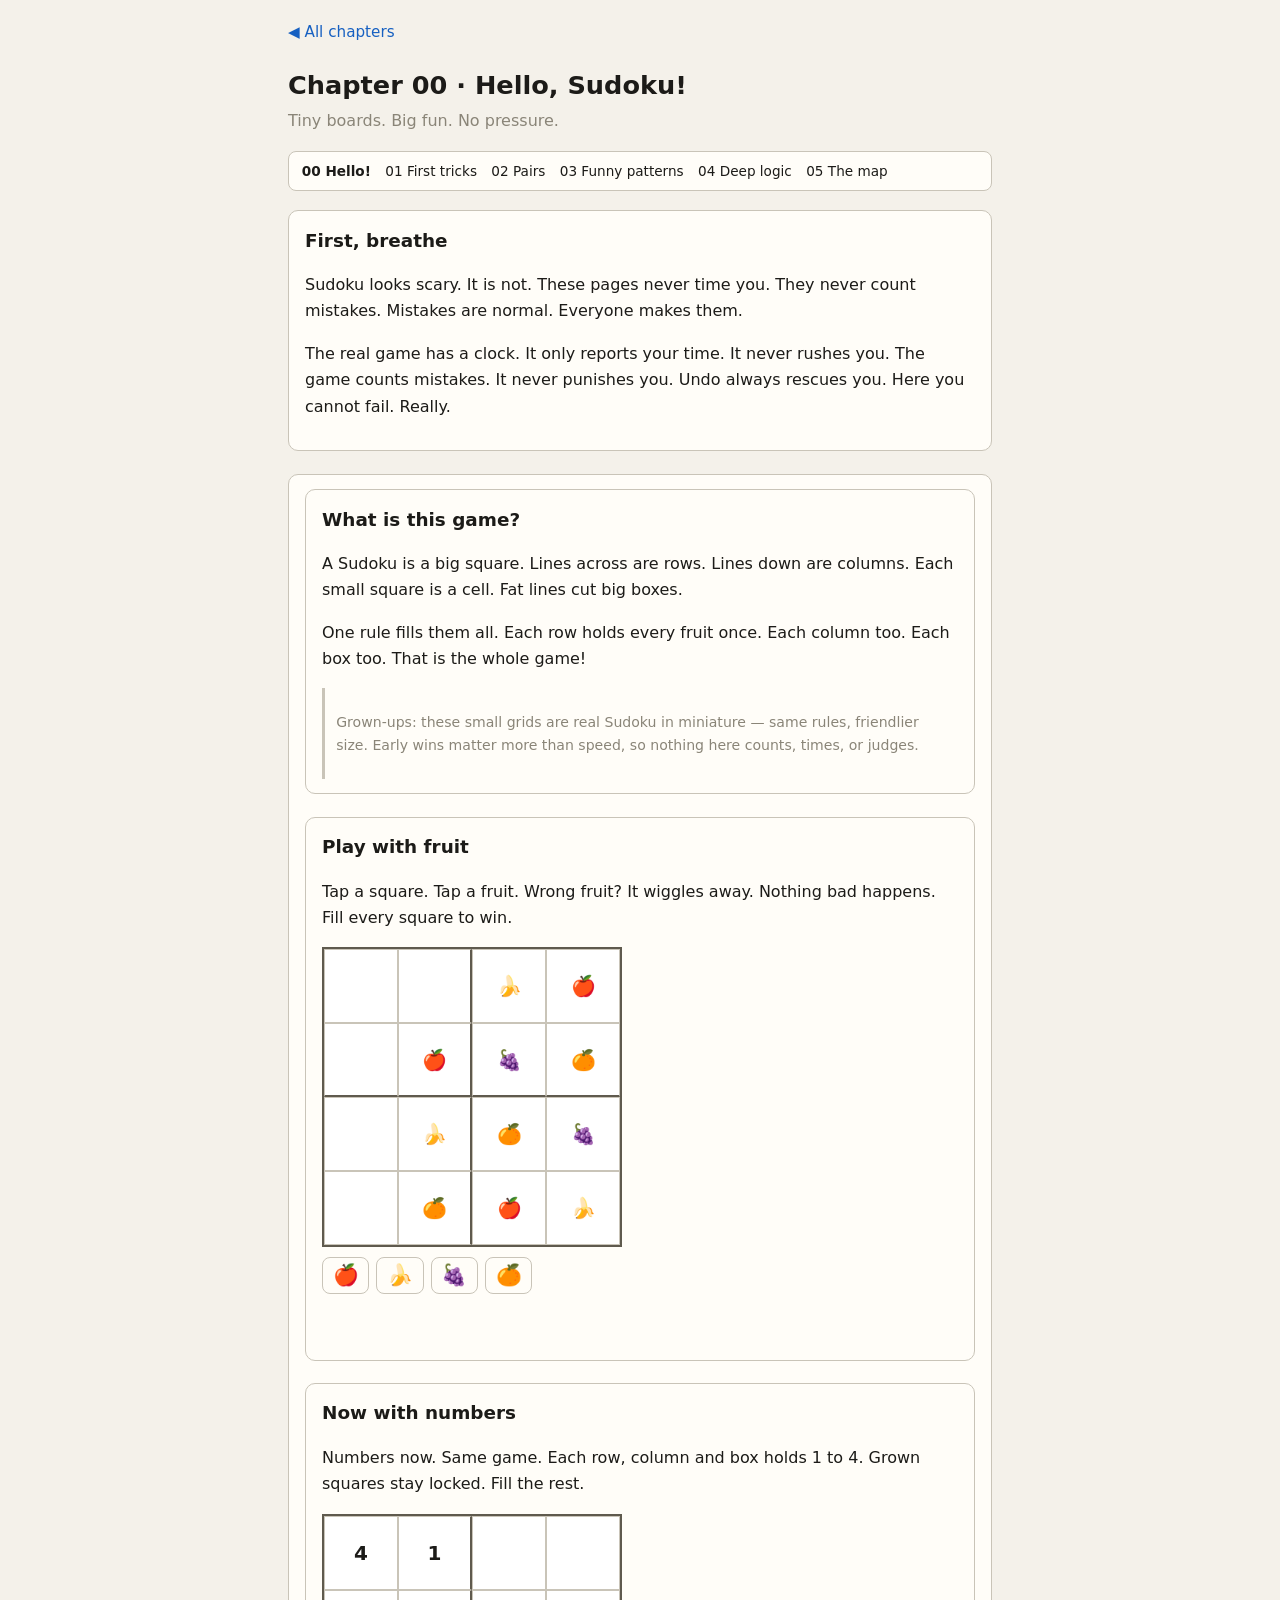
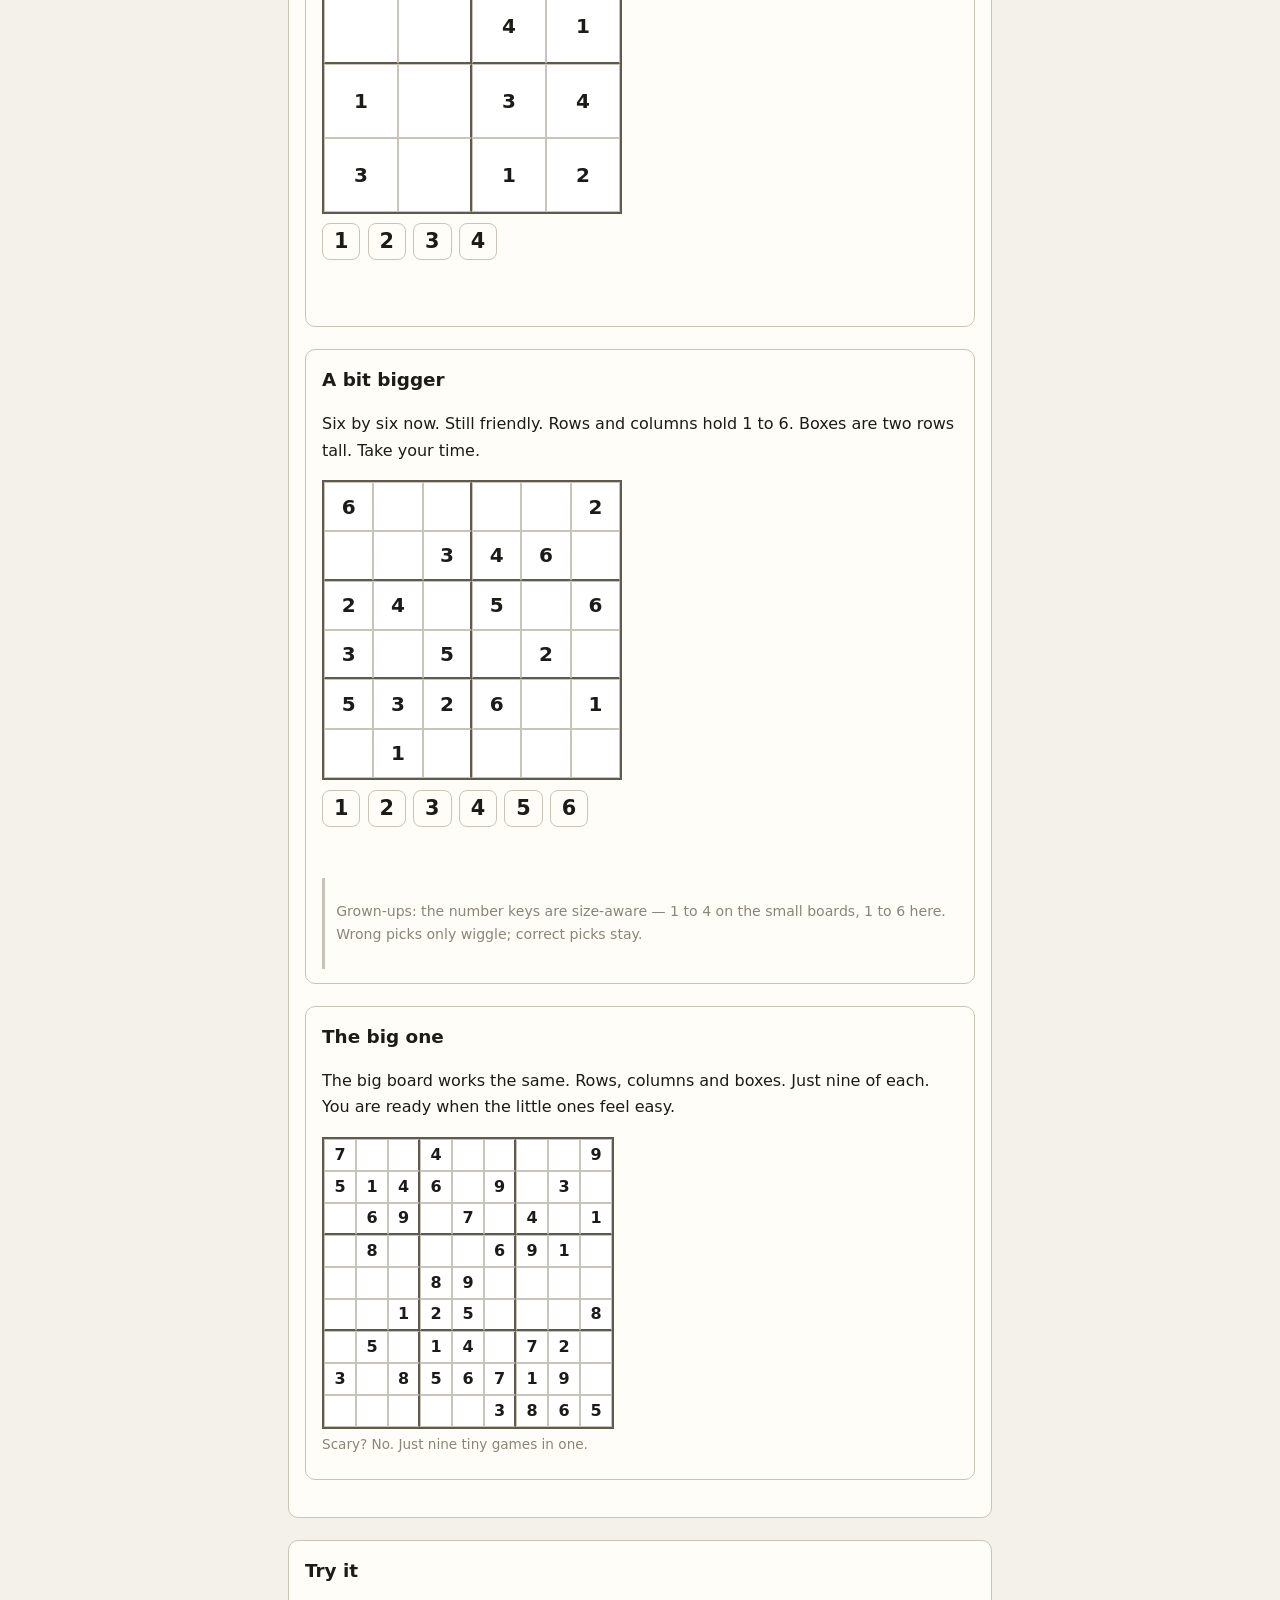
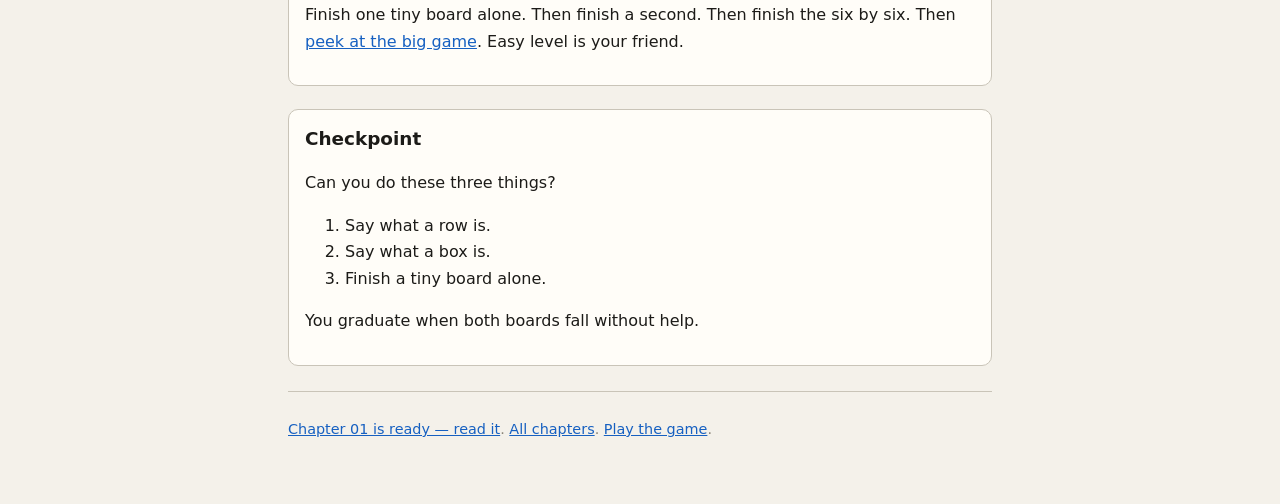
<file: lessons/00-first-steps.html>
<!doctype html>
<html lang="en">
  <head>
    <meta charset="utf-8" />
    <meta name="viewport" content="width=device-width, initial-scale=1" />
    <title>Chapter 00 — Hello, Sudoku!</title>
    <link rel="stylesheet" href="lesson.css" />
  </head>
  <body>
    <a class="back" href="index.html">&#9664; All chapters</a>
    <header>
      <h1>Chapter 00 &middot; Hello, Sudoku!</h1>
      <p class="sub">Tiny boards. Big fun. No pressure.</p>
    </header>

    <nav data-part="ladder" aria-label="Chapters">
      <ol>
        <li class="here">00 Hello!</li>
        <li>01 First tricks</li>
        <li>02 Pairs</li>
        <li>03 Funny patterns</li>
        <li>04 Deep logic</li>
        <li>05 The map</li>
      </ol>
    </nav>

    <section data-part="learn">
      <h2>First, breathe</h2>
      <p>
        Sudoku looks scary. It is not. These pages never time you. They never
        count mistakes. Mistakes are normal. Everyone makes them.
      </p>
      <p>
        The real game has a clock. It only reports your time. It never rushes
        you. The game counts mistakes. It never punishes you. Undo always
        rescues you. Here you cannot fail. Really.
      </p>
    </section>

    <section data-part="body">
      <section>
        <h2>What is this game?</h2>
        <p>
          A Sudoku is a big square. Lines across are rows. Lines down are
          columns. Each small square is a cell. Fat lines cut big boxes.
        </p>
        <p>
          One rule fills them all. Each row holds every fruit once. Each
          column too. Each box too. That is the whole game!
        </p>
        <aside class="grownups">
          <p>
            Grown-ups: these small grids are real Sudoku in miniature — same
            rules, friendlier size. Early wins matter more than speed, so
            nothing here counts, times, or judges.
          </p>
        </aside>
      </section>

      <section>
        <h2>Play with fruit</h2>
        <p>
          Tap a square. Tap a fruit. Wrong fruit? It wiggles away. Nothing
          bad happens. Fill every square to win.
        </p>
        <div
          class="mini"
          data-size="4"
          data-box="2,2"
          data-symbols="🍎🍌🍇🍊"
          data-puzzle="..21.134.243.412"
          data-solution="4321213412433412"
          role="group"
          aria-label="Playful four by four fruit board"
        ></div>
      </section>

      <section>
        <h2>Now with numbers</h2>
        <p>
          Numbers now. Same game. Each row, column and box holds 1 to 4.
          Grown squares stay locked. Fill the rest.
        </p>
        <div
          class="mini"
          data-size="4"
          data-box="2,2"
          data-puzzle="41....411.343.12"
          data-solution="4123234112343412"
          role="group"
          aria-label="Playable four by four number board"
        ></div>
      </section>

      <section>
        <h2>A bit bigger</h2>
        <p>
          Six by six now. Still friendly. Rows and columns hold 1 to 6. Boxes
          are two rows tall. Take your time.
        </p>
        <div
          class="mini"
          data-size="6"
          data-box="2,3"
          data-puzzle="6....2..346.24.5.63.5.2.5326.1.1...."
          data-solution="654312123465241536365124532641416253"
          role="group"
          aria-label="Playable six by six number board"
        ></div>
        <aside class="grownups">
          <p>
            Grown-ups: the number keys are size-aware — 1 to 4 on the small
            boards, 1 to 6 here. Wrong picks only wiggle; correct picks stay.
          </p>
        </aside>
      </section>

      <section>
        <h2>The big one</h2>
        <p>
          The big board works the same. Rows, columns and boxes. Just nine of
          each. You are ready when the little ones feel easy.
        </p>
        <figure>
          <div
            class="board"
            data-givens="700400009514609030069070401080006910000890000001250008050140720308567190000003865"
            role="img"
            aria-label="A real easy nine by nine Sudoku board"
          ></div>
          <figcaption>Scary? No. Just nine tiny games in one.</figcaption>
        </figure>
      </section>
    </section>

    <section data-part="try">
      <h2>Try it</h2>
      <p>
        Finish one tiny board alone. Then finish a second. Then finish the
        six by six. Then <a href="../sudoku.html">peek at the big game</a>.
        Easy level is your friend.
      </p>
    </section>

    <section data-part="checkpoint">
      <h2>Checkpoint</h2>
      <p>Can you do these three things?</p>
      <ol>
        <li>Say what a row is.</li>
        <li>Say what a box is.</li>
        <li>Finish a tiny board alone.</li>
      </ol>
      <p>You graduate when both boards fall without help.</p>
    </section>

    <footer data-part="footer">
      <p>
        <a href="01-beginner.html">Chapter 01 is ready — read it</a>.
        <a href="index.html">All chapters</a>.
        <a href="../sudoku.html">Play the game</a>.
      </p>
    </footer>

    <script src="board.js"></script>
    <script src="mini.js"></script>
  </body>
</html>
</file>
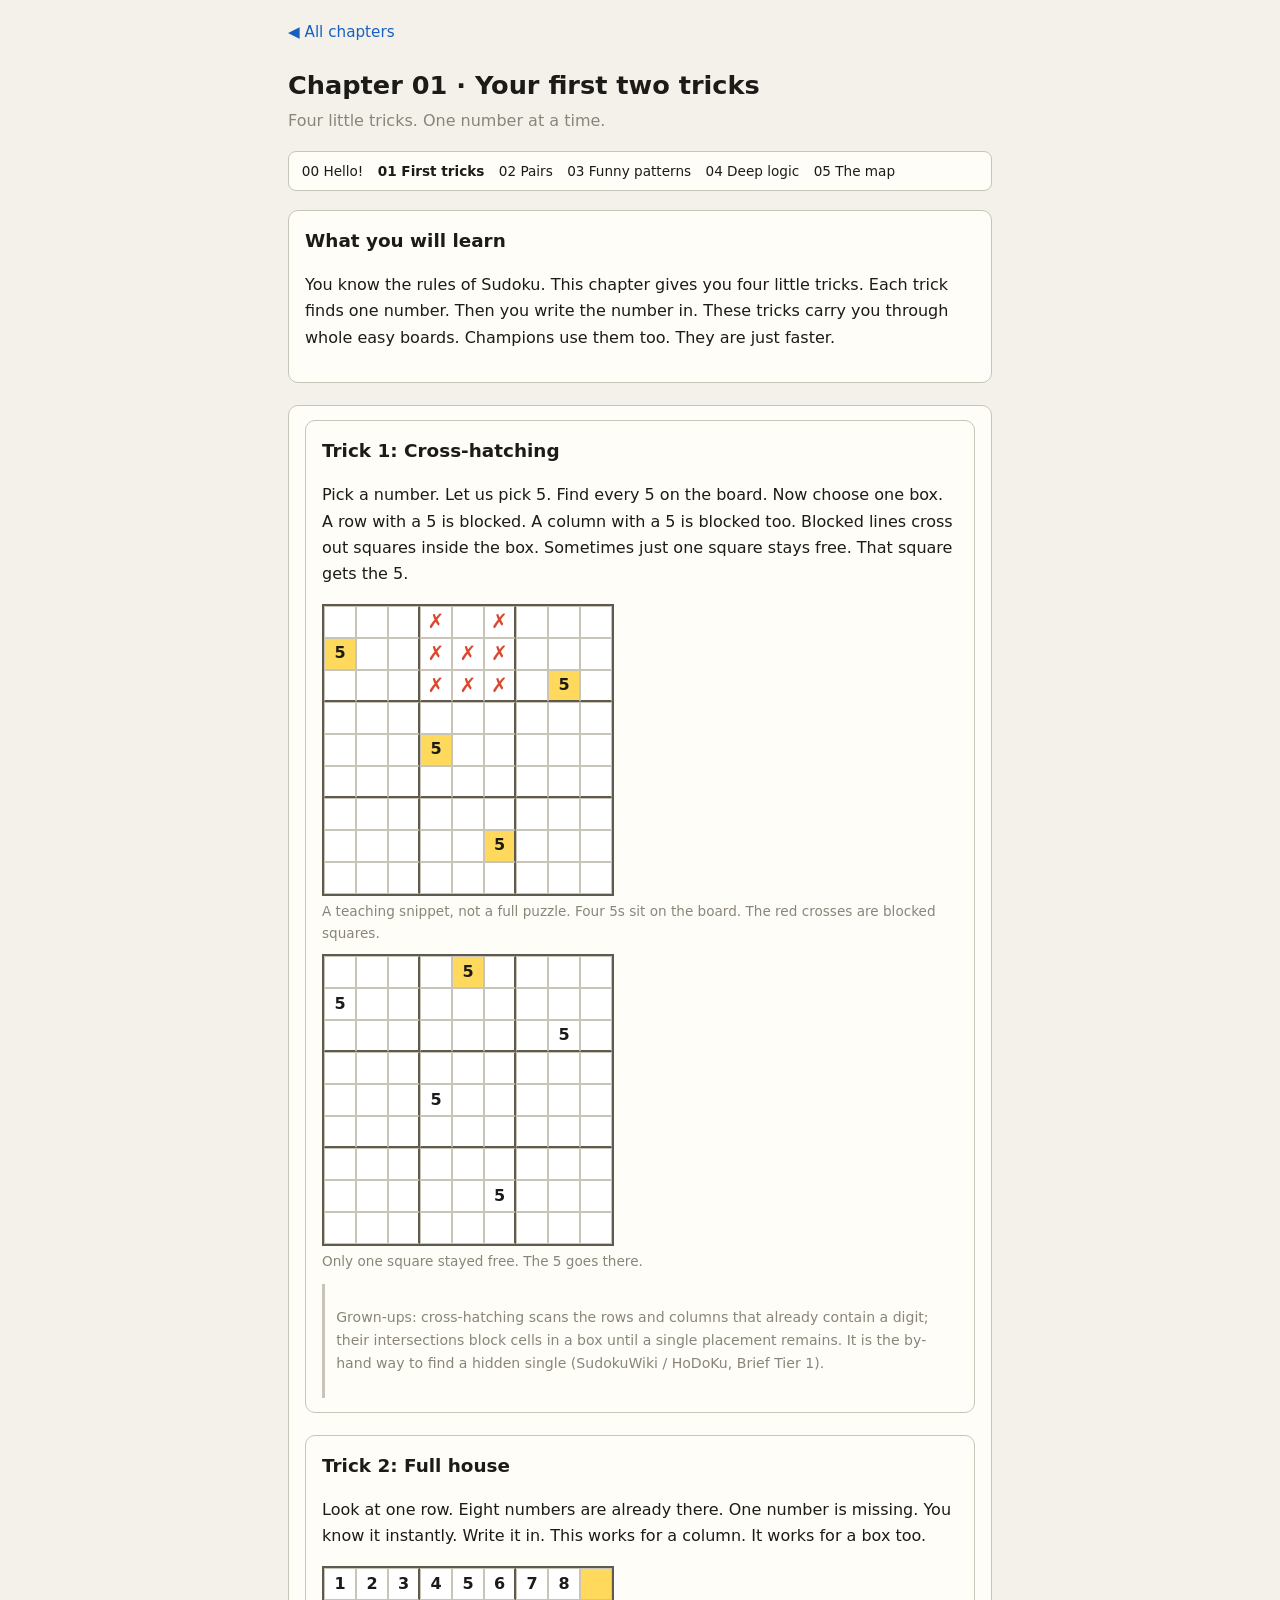
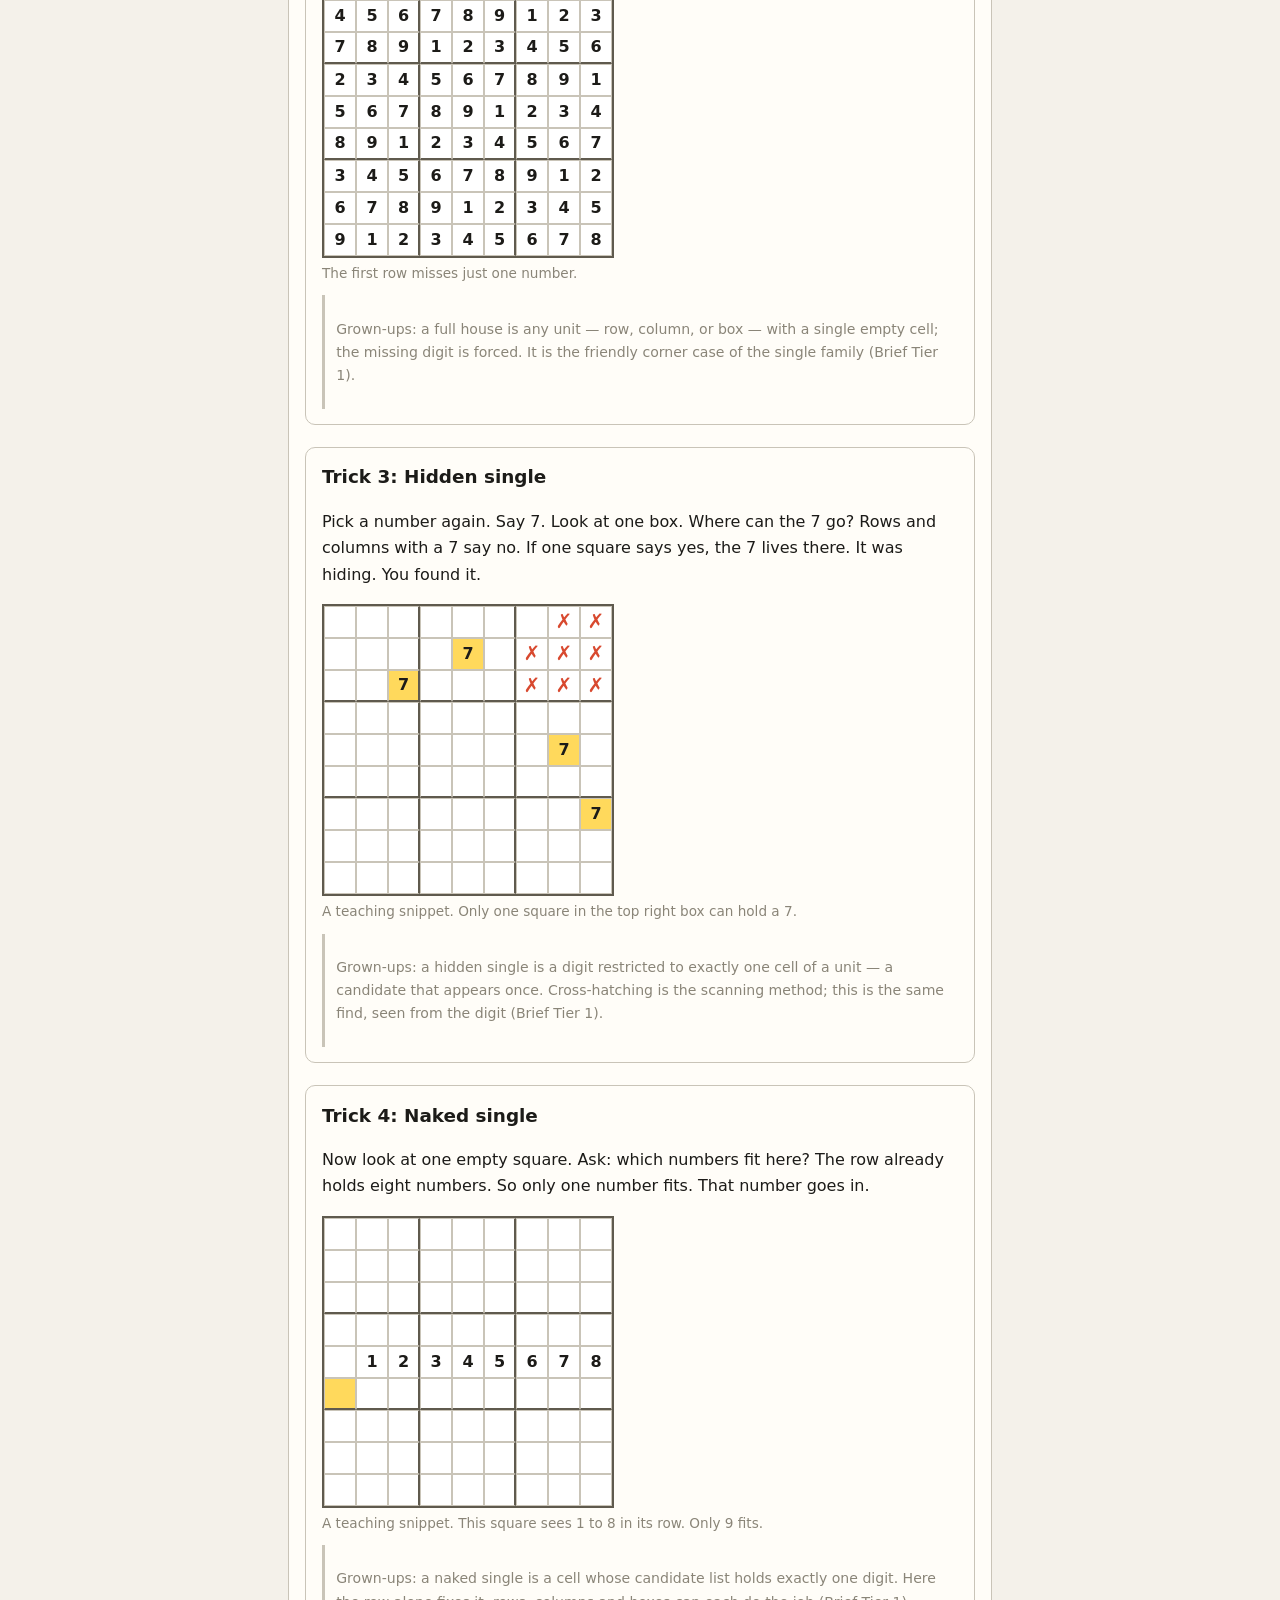
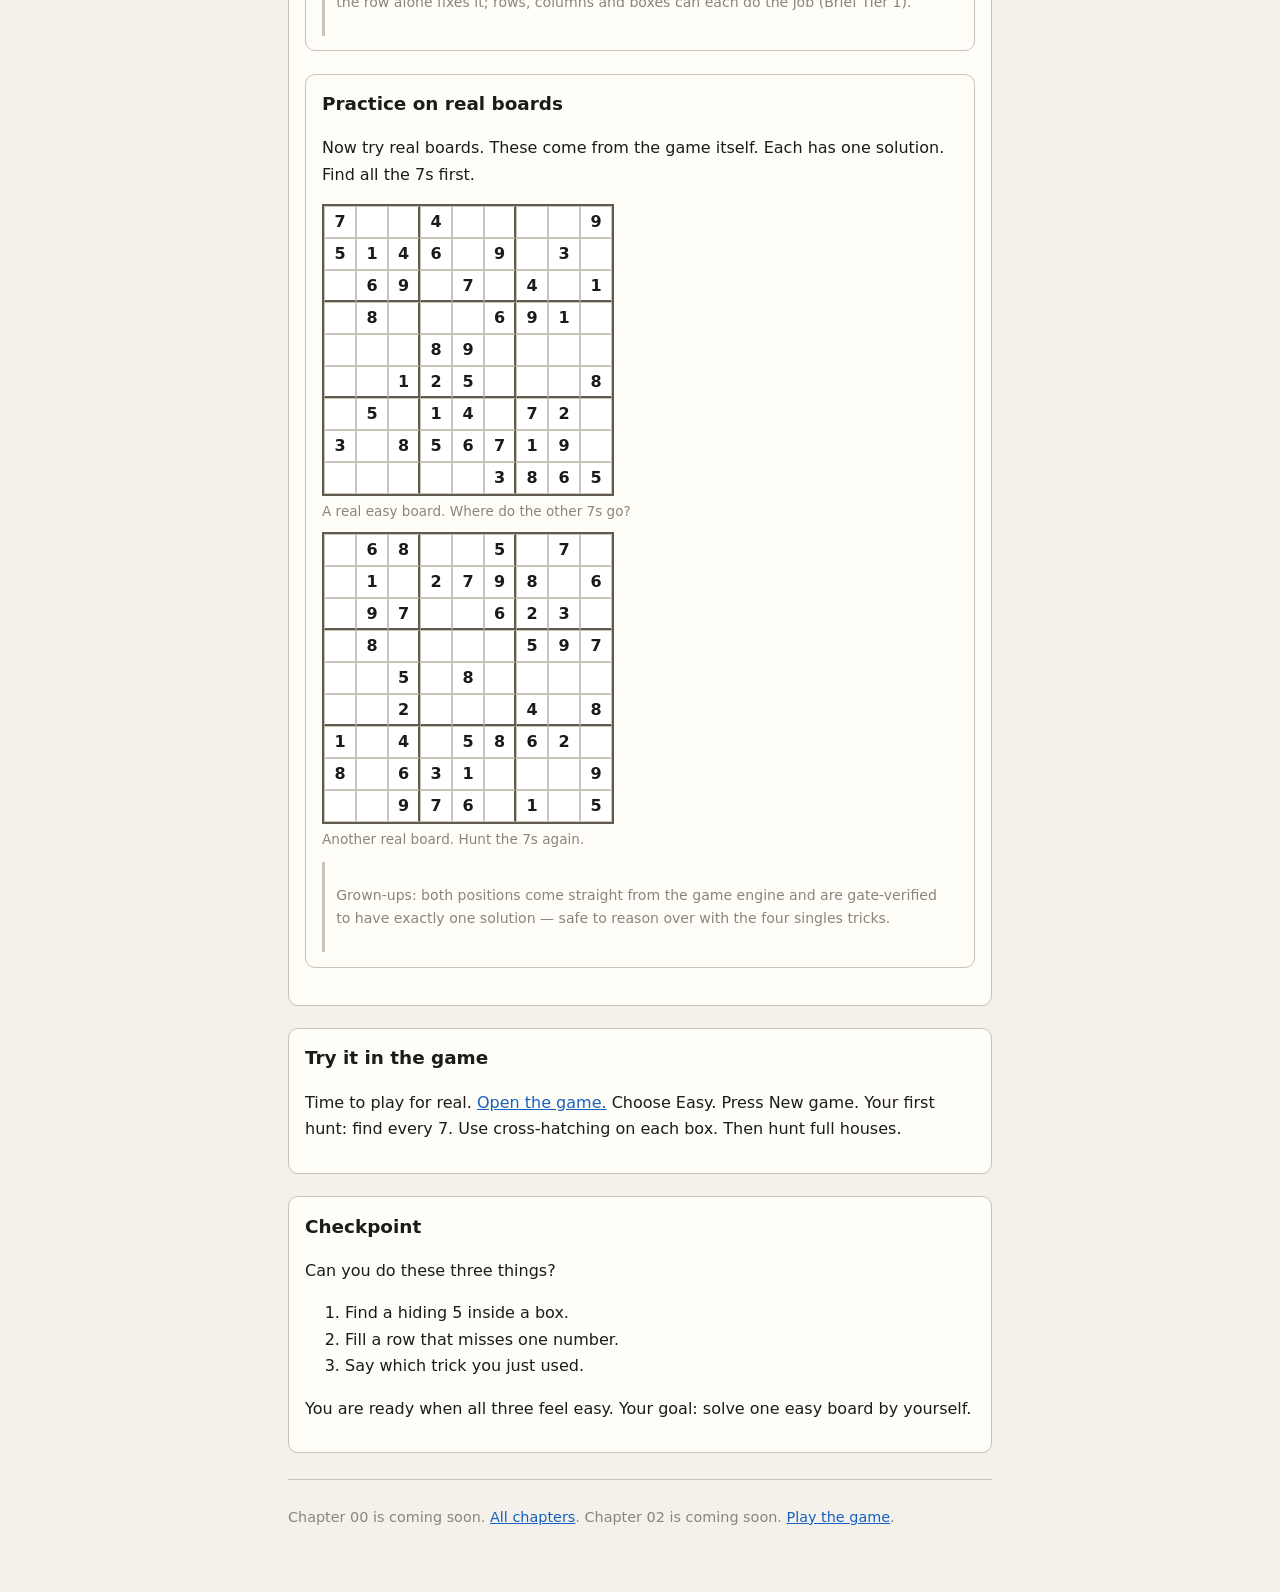
<file: lessons/01-beginner.html>
<!doctype html>
<html lang="en">
  <head>
    <meta charset="utf-8" />
    <meta name="viewport" content="width=device-width, initial-scale=1" />
    <title>Chapter 01 — Your first two tricks</title>
    <link rel="stylesheet" href="lesson.css" />
  </head>
  <body>
    <a class="back" href="index.html">&#9664; All chapters</a>
    <header>
      <h1>Chapter 01 &middot; Your first two tricks</h1>
      <p class="sub">Four little tricks. One number at a time.</p>
    </header>

    <nav data-part="ladder" aria-label="Chapters">
      <ol>
        <li>00 Hello!</li>
        <li class="here">01 First tricks</li>
        <li>02 Pairs</li>
        <li>03 Funny patterns</li>
        <li>04 Deep logic</li>
        <li>05 The map</li>
      </ol>
    </nav>

    <section data-part="learn">
      <h2>What you will learn</h2>
      <p>
        You know the rules of Sudoku. This chapter gives you four little
        tricks. Each trick finds one number. Then you write the number in.
        These tricks carry you through whole easy boards. Champions use them
        too. They are just faster.
      </p>
    </section>

    <section data-part="body">
      <section data-technique="crosshatching">
        <h2>Trick 1: Cross-hatching</h2>
        <p>
          Pick a number. Let us pick 5. Find every 5 on the board. Now choose
          one box. A row with a 5 is blocked. A column with a 5 is blocked
          too. Blocked lines cross out squares inside the box. Sometimes just
          one square stays free. That square gets the 5.
        </p>
        <figure>
          <div
            class="board"
            data-fragment
            data-givens="000000000500000000000000050000000000000500000000000000000000000000005000000000000"
            data-hl="9,25,39,68"
            data-hx="3,5,12,13,14,21,22,23"
            role="img"
            aria-label="A board with four highlighted 5s and red crosses on blocked squares of the top middle box"
          ></div>
          <figcaption>
            A teaching snippet, not a full puzzle. Four 5s sit on the board.
            The red crosses are blocked squares.
          </figcaption>
        </figure>
        <figure>
          <div
            class="board"
            data-fragment
            data-givens="000050000500000000000000050000000000000500000000000000000000000000005000000000000"
            data-hl="4"
            role="img"
            aria-label="The same board with a 5 placed in the one free square of the top middle box"
          ></div>
          <figcaption>
            Only one square stayed free. The 5 goes there.
          </figcaption>
        </figure>
        <aside class="grownups">
          <p>
            Grown-ups: cross-hatching scans the rows and columns that already
            contain a digit; their intersections block cells in a box until a
            single placement remains. It is the by-hand way to find a hidden
            single (SudokuWiki / HoDoKu, Brief Tier 1).
          </p>
        </aside>
      </section>

      <section data-technique="full_house">
        <h2>Trick 2: Full house</h2>
        <p>
          Look at one row. Eight numbers are already there. One number is
          missing. You know it instantly. Write it in. This works for a
          column. It works for a box too.
        </p>
        <figure>
          <div
            class="board"
            data-givens="12345678.456789123789123456234567891567891234891234567345678912678912345912345678"
            data-hl="8"
            role="img"
            aria-label="A nearly complete board where the first row misses exactly one number"
          ></div>
          <figcaption>The first row misses just one number.</figcaption>
        </figure>
        <aside class="grownups">
          <p>
            Grown-ups: a full house is any unit — row, column, or box — with a
            single empty cell; the missing digit is forced. It is the friendly
            corner case of the single family (Brief Tier 1).
          </p>
        </aside>
      </section>

      <section data-technique="hidden_single">
        <h2>Trick 3: Hidden single</h2>
        <p>
          Pick a number again. Say 7. Look at one box. Where can the 7 go?
          Rows and columns with a 7 say no. If one square says yes, the 7
          lives there. It was hiding. You found it.
        </p>
        <figure>
          <div
            class="board"
            data-fragment
            data-givens="000000000000070000007000000000000000000000070000000000000000007000000000000000000"
            data-hl="13,20,43,62"
            data-hx="7,8,15,16,17,24,25,26"
            role="img"
            aria-label="A board with four highlighted 7s and red crosses blocking the top right box except one square"
          ></div>
          <figcaption>
            A teaching snippet. Only one square in the top right box can hold
            a 7.
          </figcaption>
        </figure>
        <aside class="grownups">
          <p>
            Grown-ups: a hidden single is a digit restricted to exactly one
            cell of a unit — a candidate that appears once. Cross-hatching is
            the scanning method; this is the same find, seen from the digit
            (Brief Tier 1).
          </p>
        </aside>
      </section>

      <section data-technique="naked_single">
        <h2>Trick 4: Naked single</h2>
        <p>
          Now look at one empty square. Ask: which numbers fit here? The row
          already holds eight numbers. So only one number fits. That number
          goes in.
        </p>
        <figure>
          <div
            class="board"
            data-fragment
            data-givens="000000000000000000000000000000000000012345678000000000000000000000000000000000000"
            data-hl="45"
            role="img"
            aria-label="A board where one row holds the digits 1 to 8 and one empty square is highlighted"
          ></div>
          <figcaption>
            A teaching snippet. This square sees 1 to 8 in its row. Only 9
            fits.
          </figcaption>
        </figure>
        <aside class="grownups">
          <p>
            Grown-ups: a naked single is a cell whose candidate list holds
            exactly one digit. Here the row alone fixes it; rows, columns and
            boxes can each do the job (Brief Tier 1).
          </p>
        </aside>
      </section>

      <section data-technique="practice">
        <h2>Practice on real boards</h2>
        <p>
          Now try real boards. These come from the game itself. Each has one
          solution. Find all the 7s first.
        </p>
        <figure>
          <div
            class="board"
            data-givens="700400009514609030069070401080006910000890000001250008050140720308567190000003865"
            role="img"
            aria-label="A real easy Sudoku board with four 7s among the given digits"
          ></div>
          <figcaption>A real easy board. Where do the other 7s go?</figcaption>
        </figure>
        <figure>
          <div
            class="board"
            data-givens="068005070010279806097006230080000597005080000002000408104058620806310009009760105"
            role="img"
            aria-label="A real easy Sudoku board with five 7s among the given digits"
          ></div>
          <figcaption>Another real board. Hunt the 7s again.</figcaption>
        </figure>
        <aside class="grownups">
          <p>
            Grown-ups: both positions come straight from the game engine and
            are gate-verified to have exactly one solution — safe to reason
            over with the four singles tricks.
          </p>
        </aside>
      </section>
    </section>

    <section data-part="try">
      <h2>Try it in the game</h2>
      <p>
        Time to play for real. <a href="../sudoku.html">Open the game.</a>
        Choose Easy. Press New game. Your first hunt: find every 7. Use
        cross-hatching on each box. Then hunt full houses.
      </p>
    </section>

    <section data-part="checkpoint">
      <h2>Checkpoint</h2>
      <p>Can you do these three things?</p>
      <ol>
        <li>Find a hiding 5 inside a box.</li>
        <li>Fill a row that misses one number.</li>
        <li>Say which trick you just used.</li>
      </ol>
      <p>
        You are ready when all three feel easy. Your goal: solve one easy
        board by yourself.
      </p>
    </section>

    <footer data-part="footer">
      <p>
        Chapter 00 is coming soon. <a href="index.html">All chapters</a>.
        Chapter 02 is coming soon. <a href="../sudoku.html">Play the game</a>.
      </p>
    </footer>

    <script src="board.js"></script>
  </body>
</html>
</file>
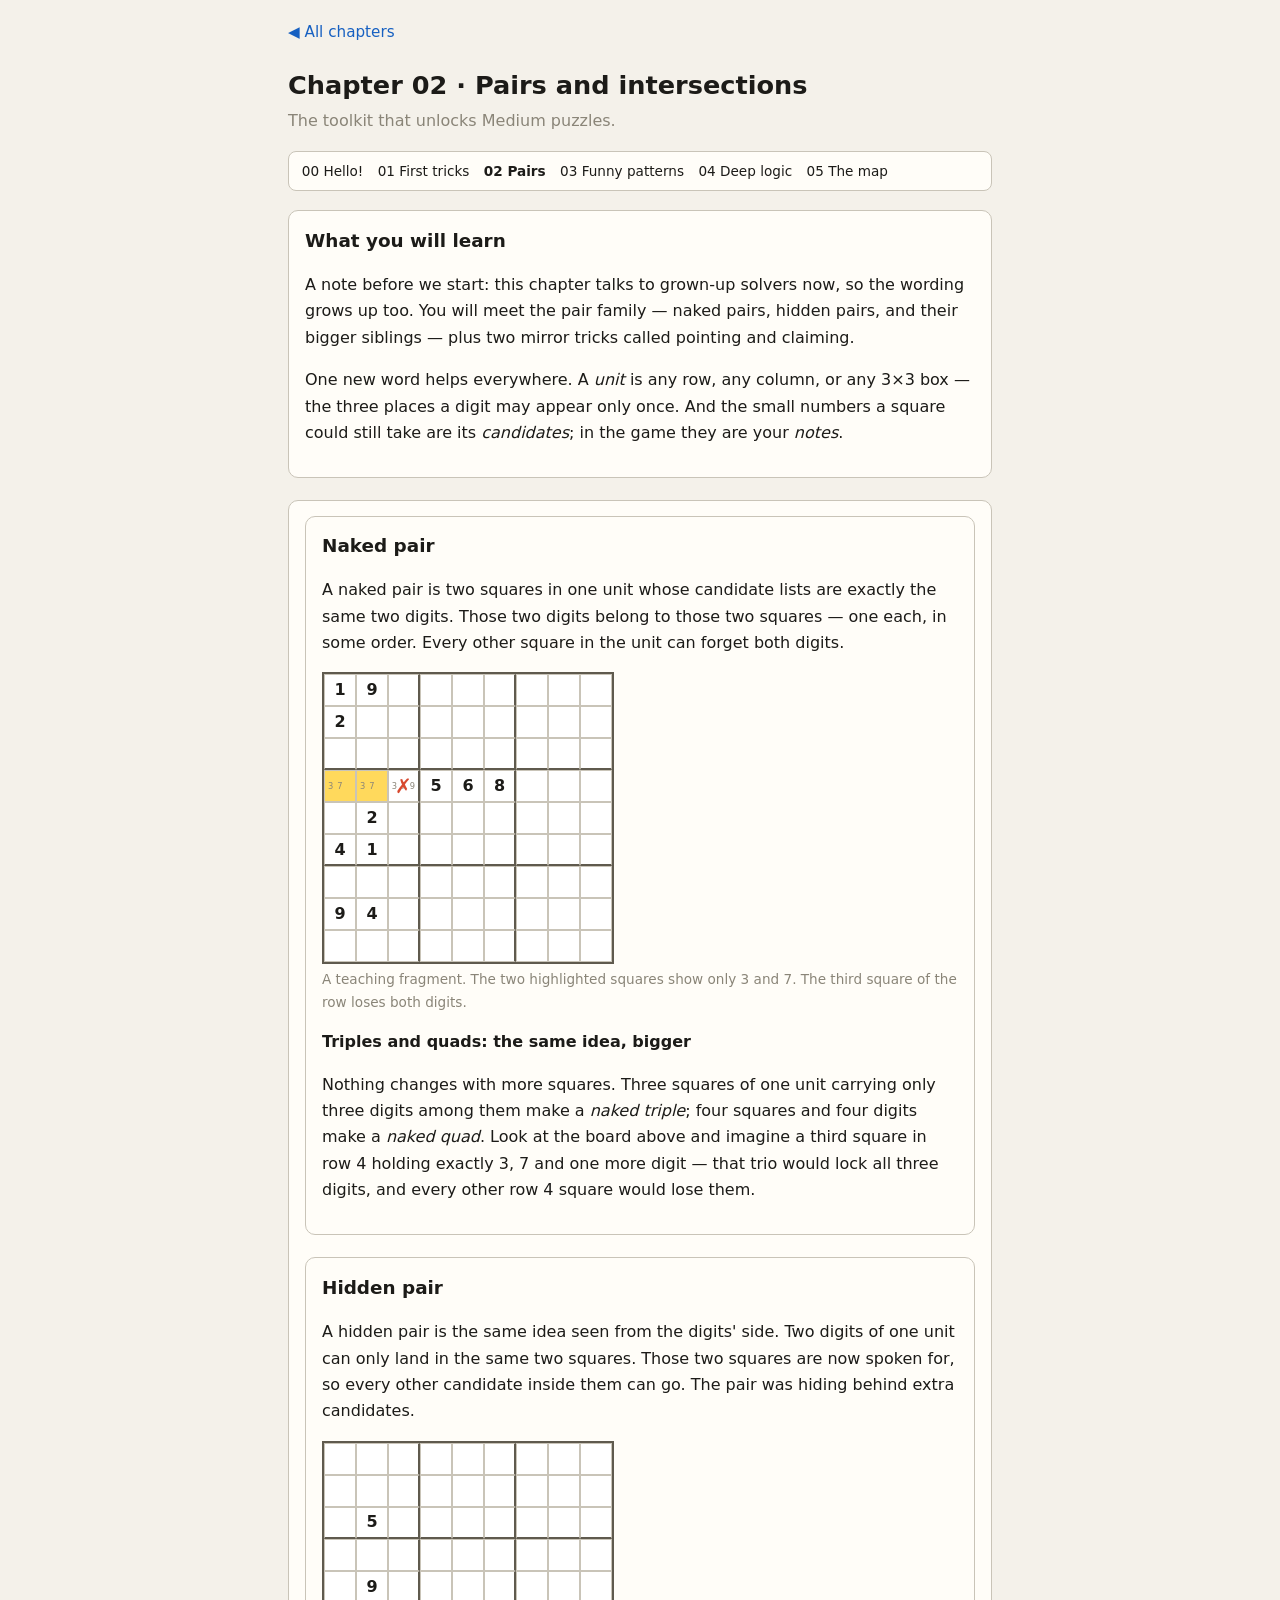
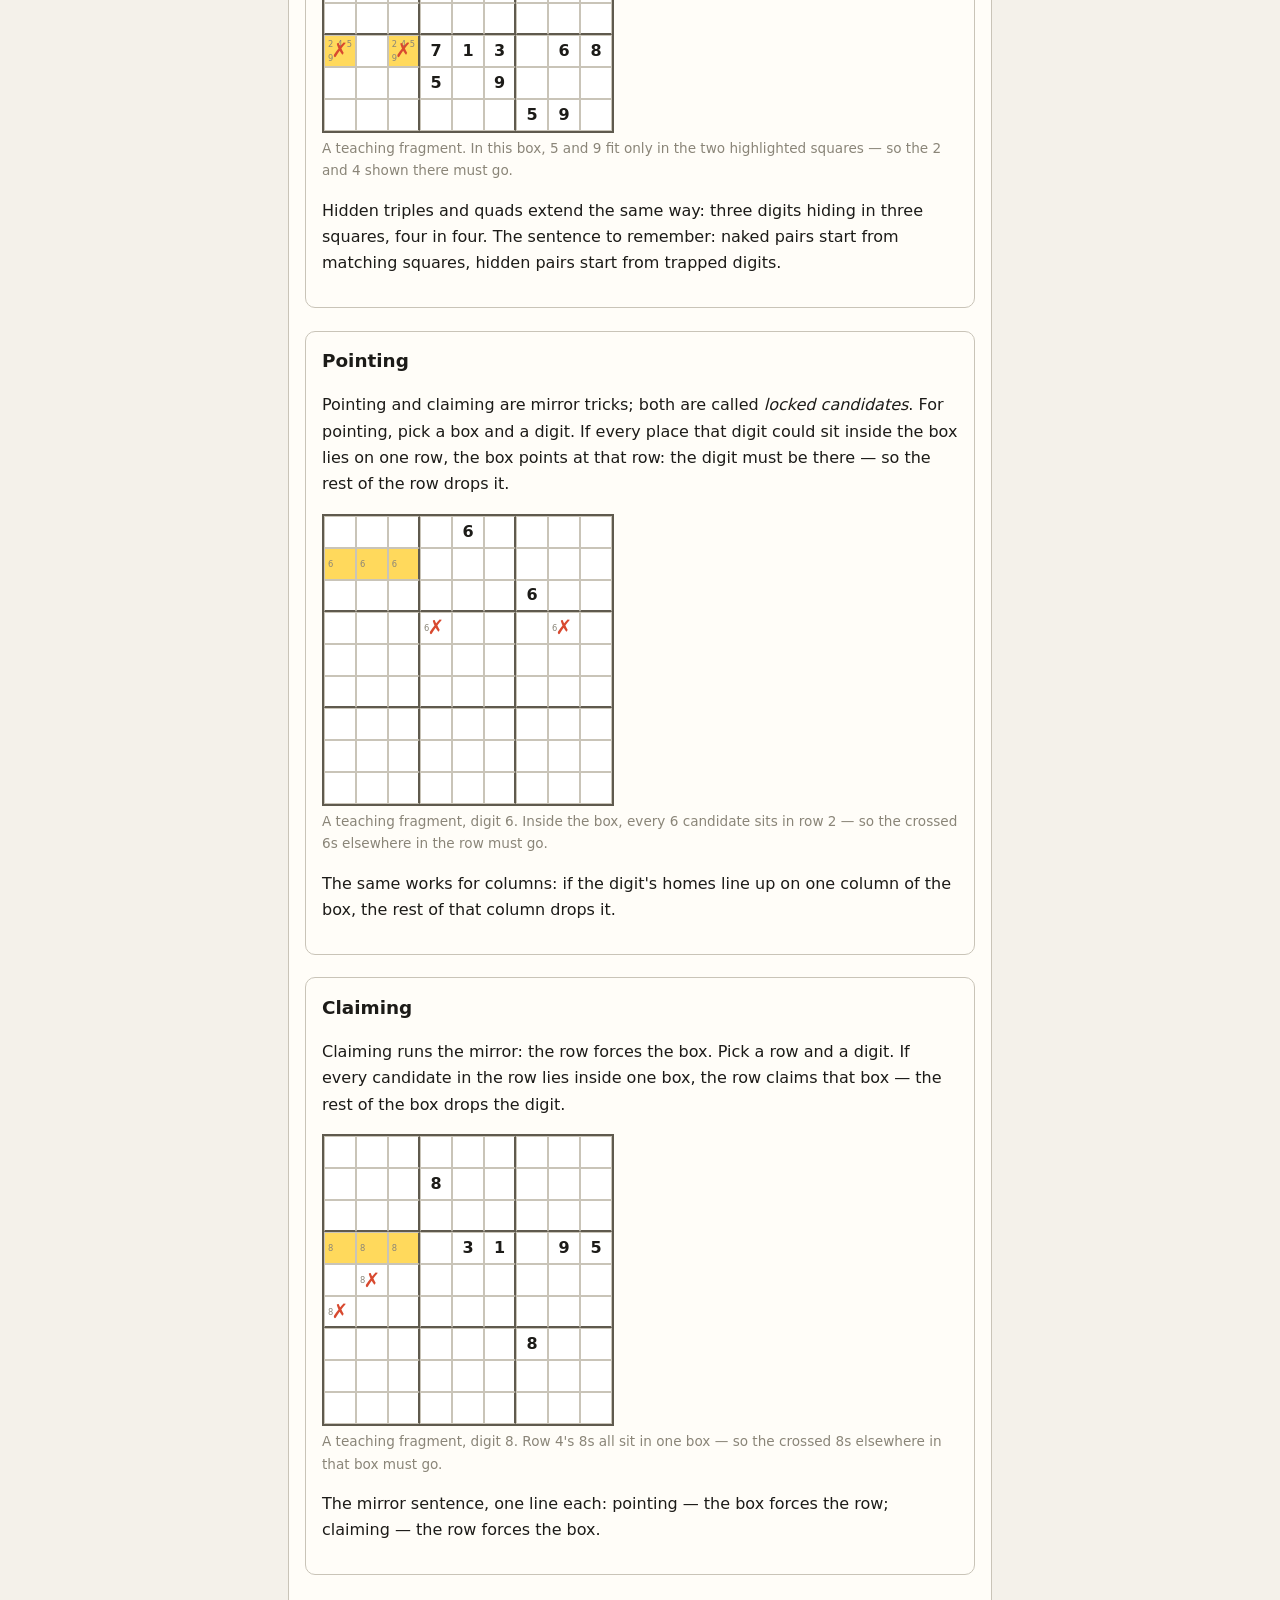
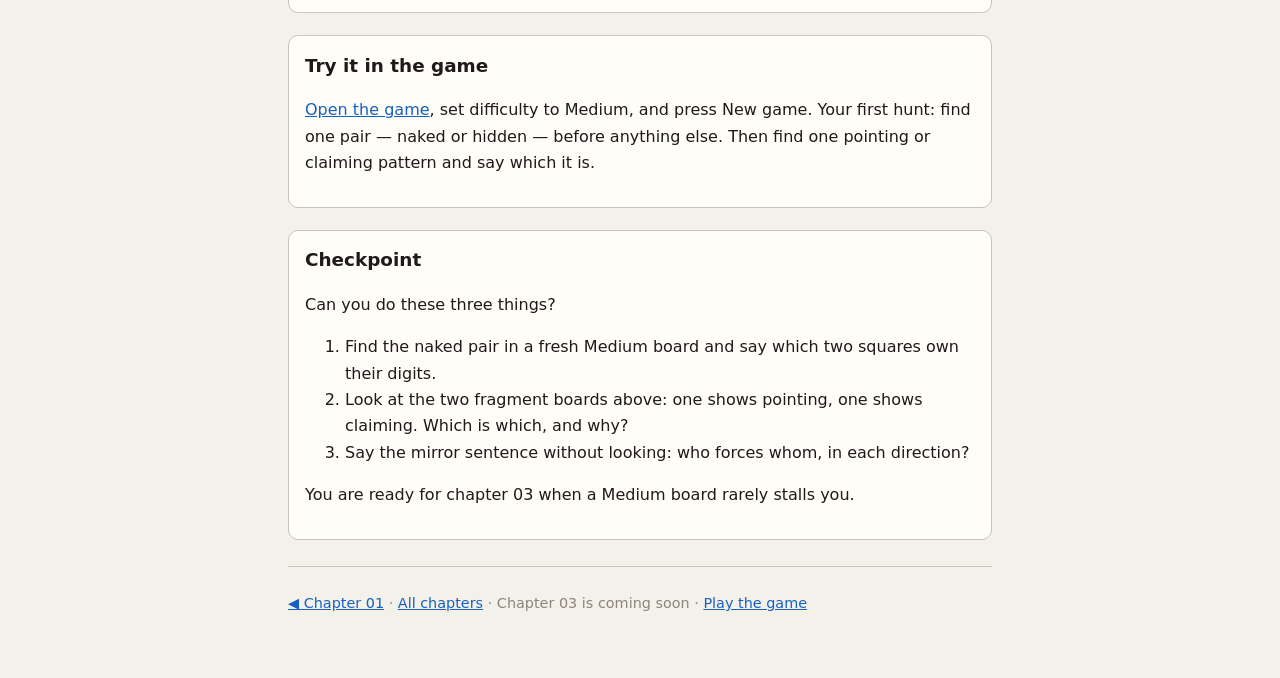
<file: lessons/02-basic.html>
<!doctype html>
<html lang="en">
  <head>
    <meta charset="utf-8" />
    <meta name="viewport" content="width=device-width, initial-scale=1" />
    <title>Chapter 02 — Pairs and intersections</title>
    <link rel="stylesheet" href="lesson.css" />
  </head>
  <body>
    <a class="back" href="index.html">&#9664; All chapters</a>
    <header>
      <h1>Chapter 02 &middot; Pairs and intersections</h1>
      <p class="sub">The toolkit that unlocks Medium puzzles.</p>
    </header>

    <nav data-part="ladder" aria-label="Chapters">
      <ol>
        <li>00 Hello!</li>
        <li>01 First tricks</li>
        <li class="here">02 Pairs</li>
        <li>03 Funny patterns</li>
        <li>04 Deep logic</li>
        <li>05 The map</li>
      </ol>
    </nav>

    <section data-part="learn">
      <h2>What you will learn</h2>
      <p>
        A note before we start: this chapter talks to grown-up solvers now, so
        the wording grows up too. You will meet the pair family — naked pairs,
        hidden pairs, and their bigger siblings — plus two mirror tricks
        called pointing and claiming.
      </p>
      <p>
        One new word helps everywhere. A <em>unit</em> is any row, any column,
        or any 3×3 box — the three places a digit may appear only once. And
        the small numbers a square could still take are its
        <em>candidates</em>; in the game they are your <em>notes</em>.
      </p>
    </section>

    <section data-part="body">
      <section data-technique="naked_pair">
        <h2>Naked pair</h2>
        <p>
          A naked pair is two squares in one unit whose candidate lists are
          exactly the same two digits. Those two digits belong to those two
          squares — one each, in some order. Every other square in the unit
          can forget both digits.
        </p>
        <figure>
          <div
            class="board"
            data-fragment
            data-givens="190000000200000000000000000000568000020000000410000000000000000940000000000000000"
            data-cands="27:37;28:37;29:379"
            data-hl="27,28"
            data-hx="29"
            role="img"
            aria-label="Board fragment: row four squares one and two hold only candidates 3 and 7; square three loses both"
          ></div>
          <figcaption>
            A teaching fragment. The two highlighted squares show only 3 and
            7. The third square of the row loses both digits.
          </figcaption>
        </figure>
        <h3>Triples and quads: the same idea, bigger</h3>
        <p>
          Nothing changes with more squares. Three squares of one unit
          carrying only three digits among them make a <em>naked triple</em>;
          four squares and four digits make a <em>naked quad</em>. Look at the
          board above and imagine a third square in row 4 holding exactly 3,
          7 and one more digit — that trio would lock all three digits, and
          every other row 4 square would lose them.
        </p>
      </section>

      <section data-technique="hidden_pair">
        <h2>Hidden pair</h2>
        <p>
          A hidden pair is the same idea seen from the digits' side. Two
          digits of one unit can only land in the same two squares. Those two
          squares are now spoken for, so every other candidate inside them
          can go. The pair was hiding behind extra candidates.
        </p>
        <figure>
          <div
            class="board"
            data-fragment
            data-givens="000000000000000000050000000000000000090000000000000000000713068000509000000000590"
            data-cands="54:2459;56:2459"
            data-hl="54,56"
            data-hx="54,56"
            role="img"
            aria-label="Board fragment: in the bottom left box, digits 5 and 9 fit only in row seven squares one and three, which also show candidates 2 and 4"
          ></div>
          <figcaption>
            A teaching fragment. In this box, 5 and 9 fit only in the two
            highlighted squares — so the 2 and 4 shown there must go.
          </figcaption>
        </figure>
        <p>
          Hidden triples and quads extend the same way: three digits hiding
          in three squares, four in four. The sentence to remember: naked
          pairs start from matching squares, hidden pairs start from trapped
          digits.
        </p>
      </section>

      <section data-technique="pointing">
        <h2>Pointing</h2>
        <p>
          Pointing and claiming are mirror tricks; both are called
          <em>locked candidates</em>. For pointing, pick a box and a digit. If
          every place that digit could sit inside the box lies on one row,
          the box points at that row: the digit must be there — so the rest
          of the row drops it.
        </p>
        <figure>
          <div
            class="board"
            data-fragment
            data-givens="000060000000000000000000600000000000000000000000000000000000000000000000000000000"
            data-cands="9:6;10:6;11:6;30:6;34:6"
            data-hl="9,10,11"
            data-hx="30,34"
            role="img"
            aria-label="Board fragment: in the top left box the digit 6 fits only in row two, so the 6s elsewhere in row two are crossed out"
          ></div>
          <figcaption>
            A teaching fragment, digit 6. Inside the box, every 6 candidate
            sits in row 2 — so the crossed 6s elsewhere in the row must go.
          </figcaption>
        </figure>
        <p>
          The same works for columns: if the digit's homes line up on one
          column of the box, the rest of that column drops it.
        </p>
      </section>

      <section data-technique="claiming">
        <h2>Claiming</h2>
        <p>
          Claiming runs the mirror: the row forces the box. Pick a row and a
          digit. If every candidate in the row lies inside one box, the row
          claims that box — the rest of the box drops the digit.
        </p>
        <figure>
          <div
            class="board"
            data-fragment
            data-givens="000000000000800000000000000000031095000000000000000000000000800000000000000000000"
            data-cands="27:8;28:8;29:8;37:8;45:8"
            data-hl="27,28,29"
            data-hx="37,45"
            role="img"
            aria-label="Board fragment: in row four the digit 8 fits only in the left three squares, all inside one box, so the 8s elsewhere in that box are crossed out"
          ></div>
          <figcaption>
            A teaching fragment, digit 8. Row 4's 8s all sit in one box — so
            the crossed 8s elsewhere in that box must go.
          </figcaption>
        </figure>
        <p>
          The mirror sentence, one line each: pointing — the box forces the
          row; claiming — the row forces the box.
        </p>
      </section>
    </section>

    <section data-part="try">
      <h2>Try it in the game</h2>
      <p>
        <a href="../sudoku.html">Open the game</a>, set difficulty to Medium,
        and press New game. Your first hunt: find one pair — naked or hidden
        — before anything else. Then find one pointing or claiming pattern
        and say which it is.
      </p>
    </section>

    <section data-part="checkpoint">
      <h2>Checkpoint</h2>
      <p>Can you do these three things?</p>
      <ol>
        <li>
          Find the naked pair in a fresh Medium board and say which two
          squares own their digits.
        </li>
        <li>
          Look at the two fragment boards above: one shows pointing, one
          shows claiming. Which is which, and why?
        </li>
        <li>
          Say the mirror sentence without looking: who forces whom, in each
          direction?
        </li>
      </ol>
      <p>
        You are ready for chapter 03 when a Medium board rarely stalls you.
      </p>
    </section>

    <footer data-part="footer">
      <p>
        <a href="01-beginner.html">&#9664; Chapter 01</a> &middot;
        <a href="index.html">All chapters</a> &middot; Chapter 03 is coming
        soon &middot; <a href="../sudoku.html">Play the game</a>
      </p>
    </footer>

    <script src="board.js"></script>
  </body>
</html>
</file>
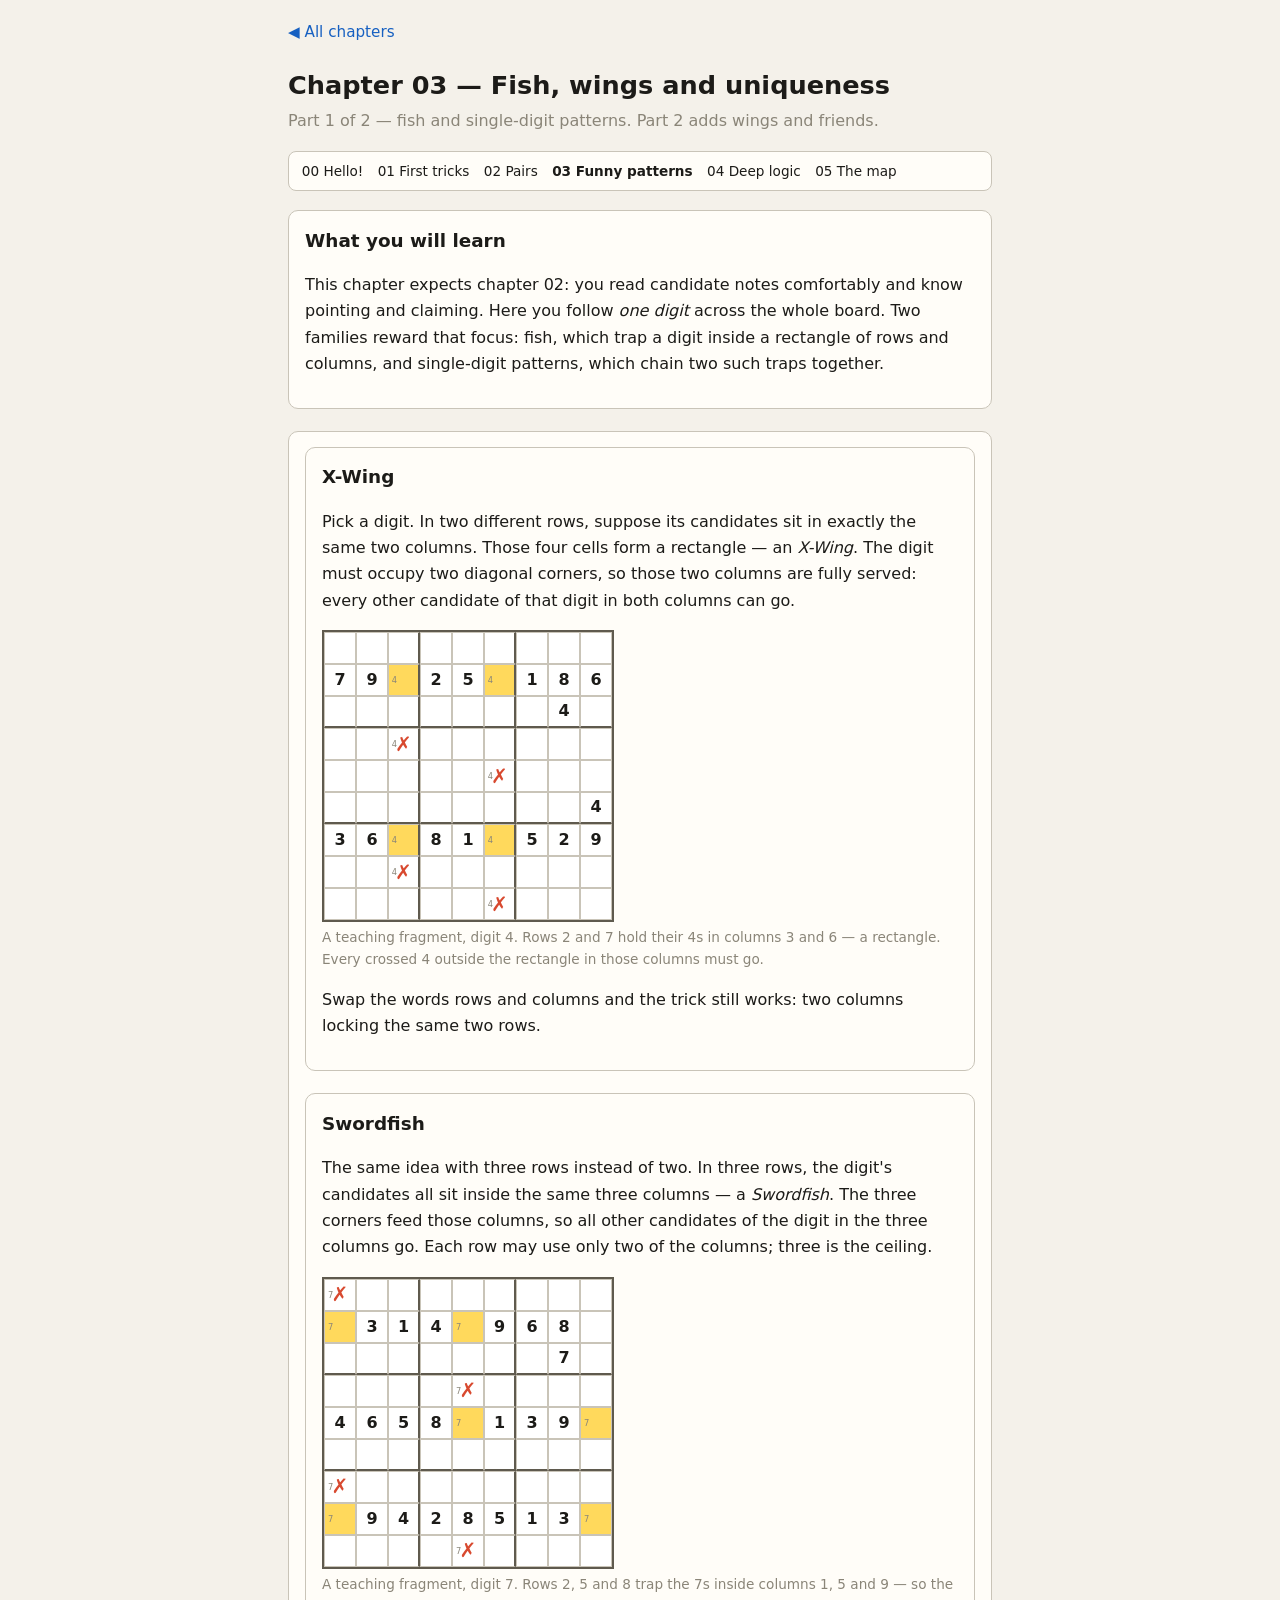
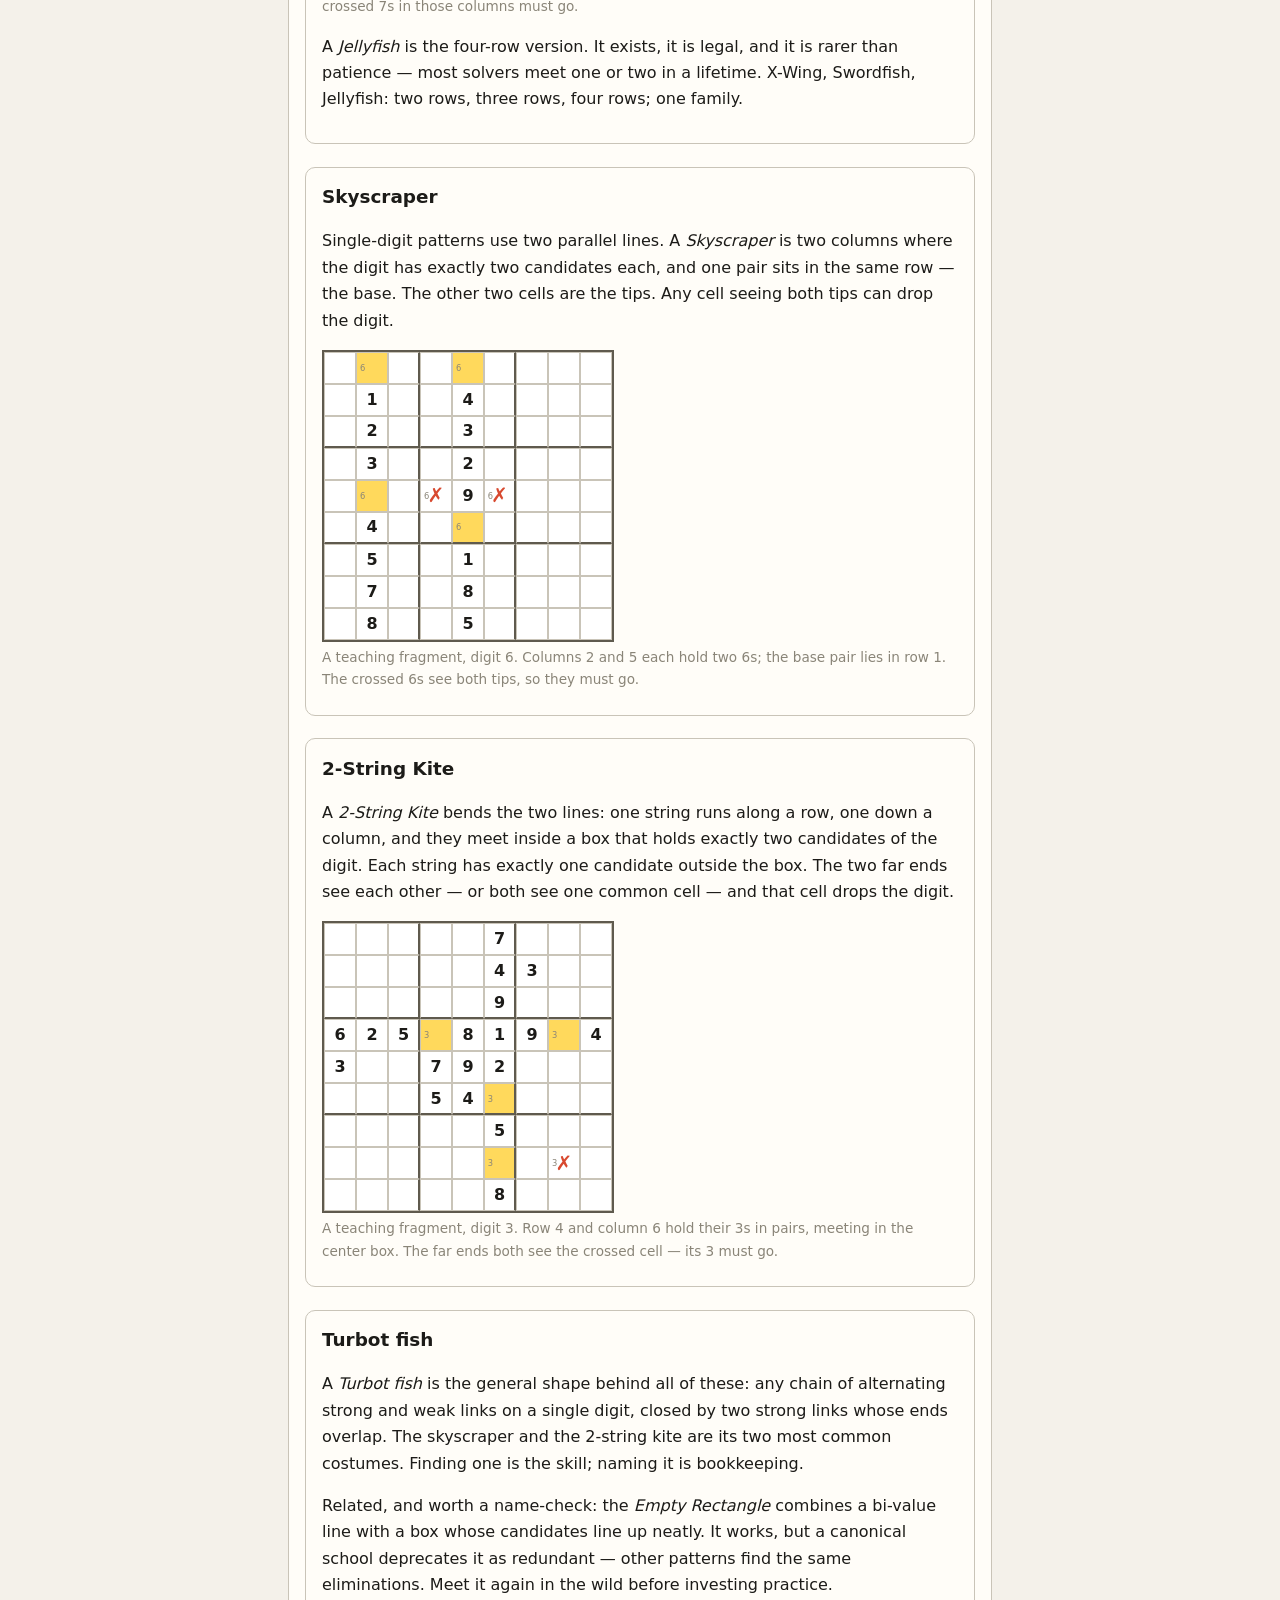
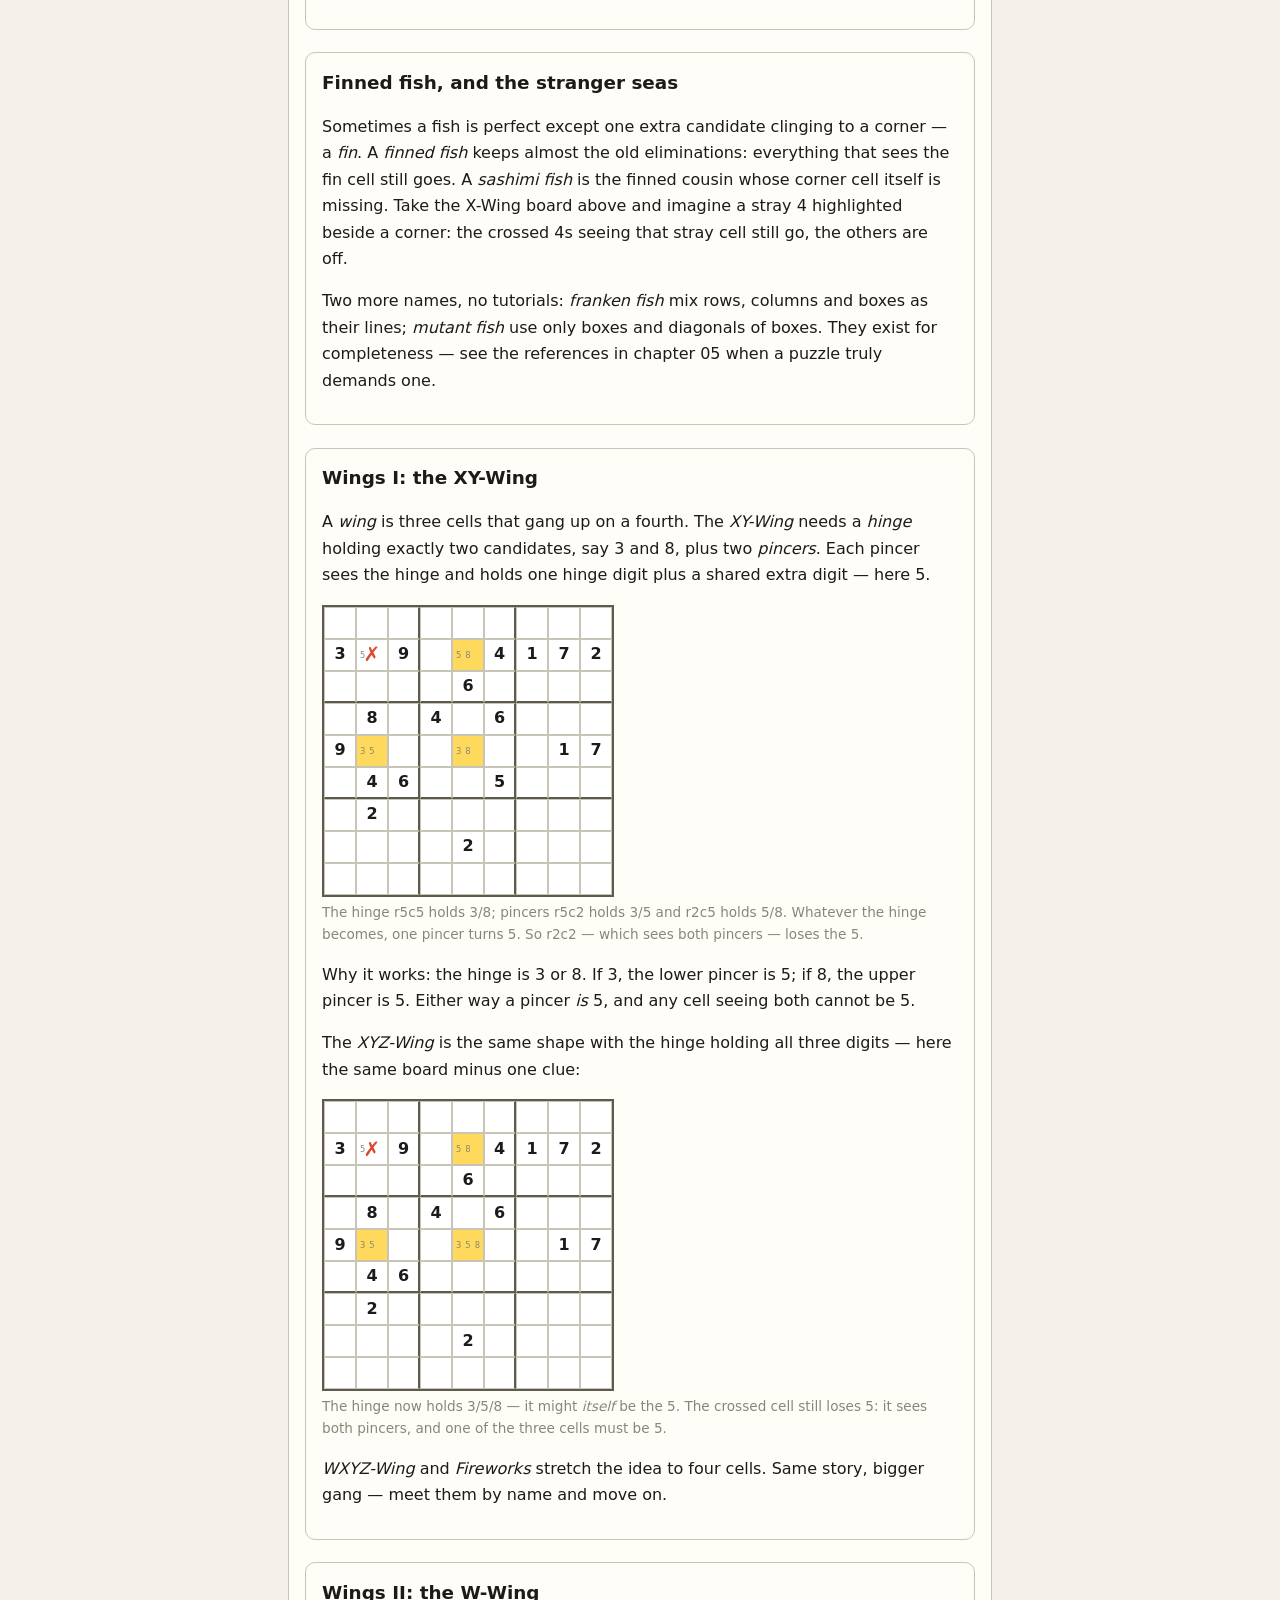
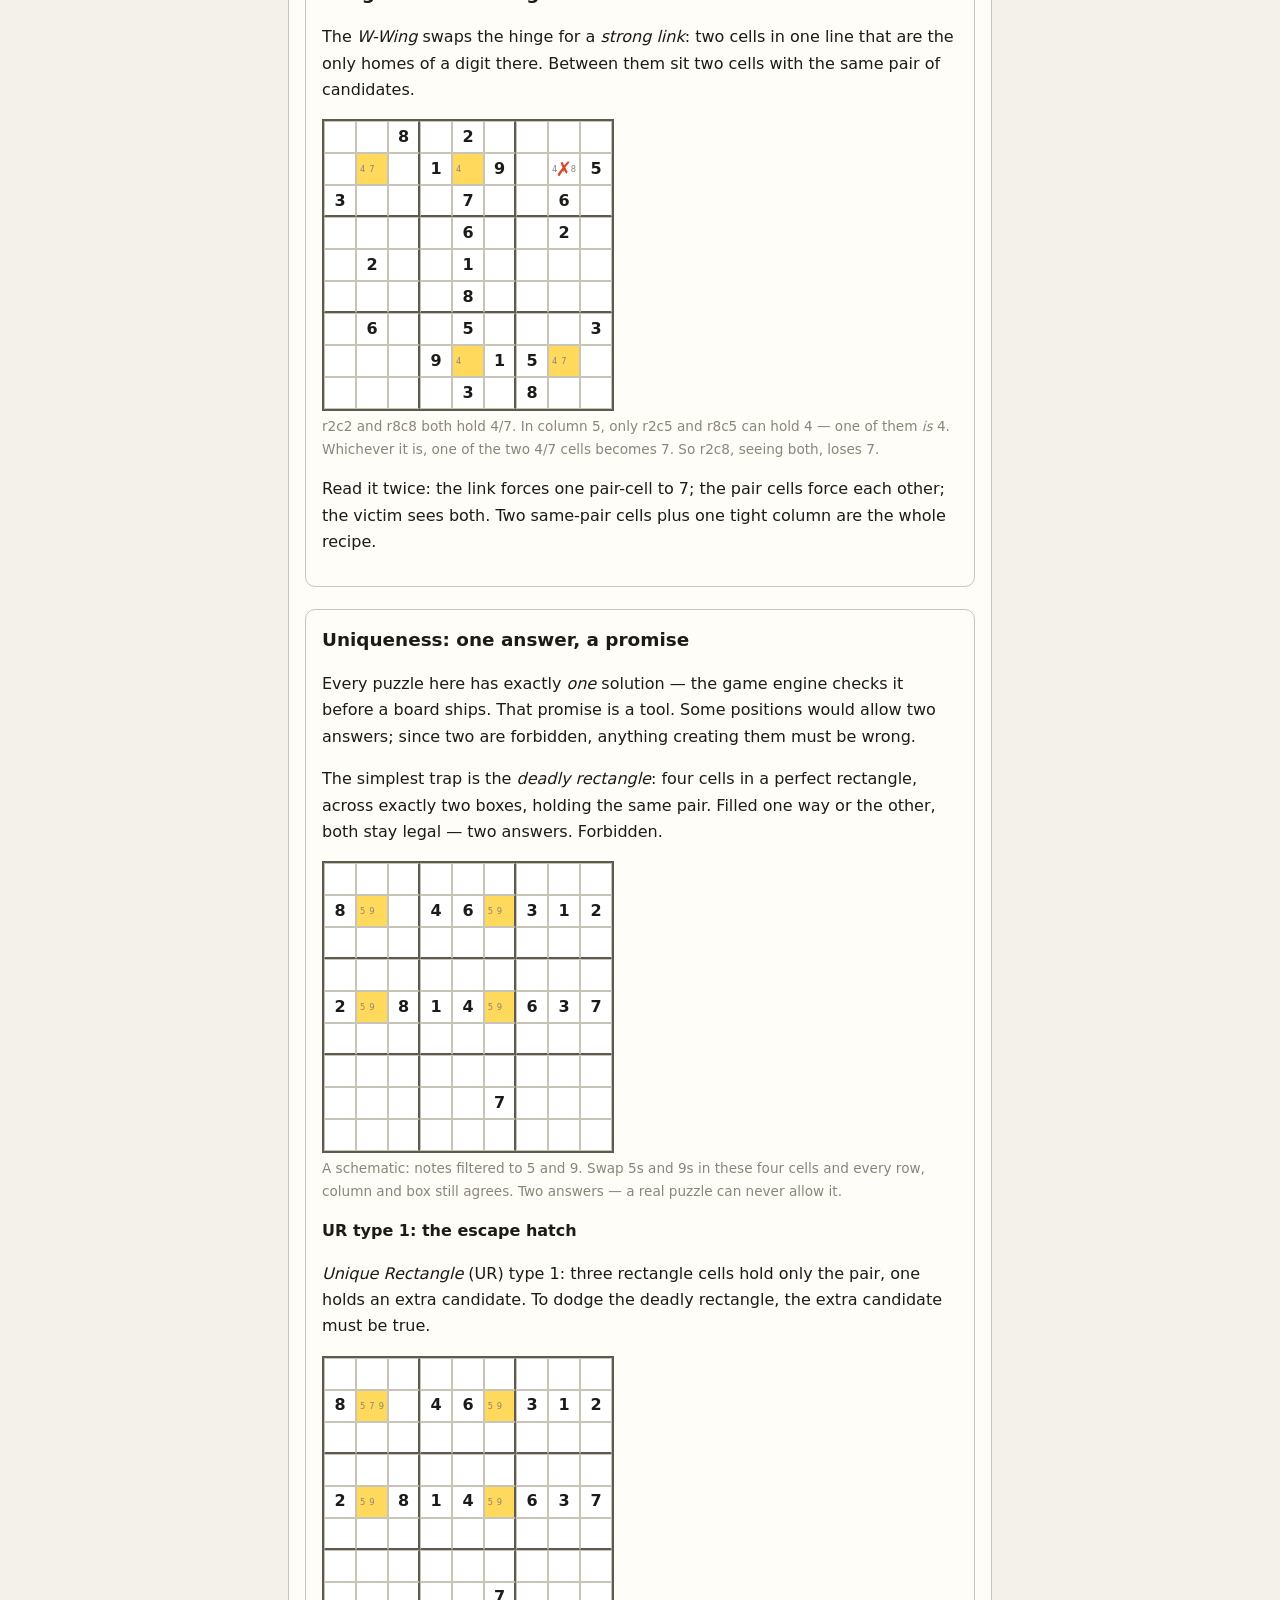
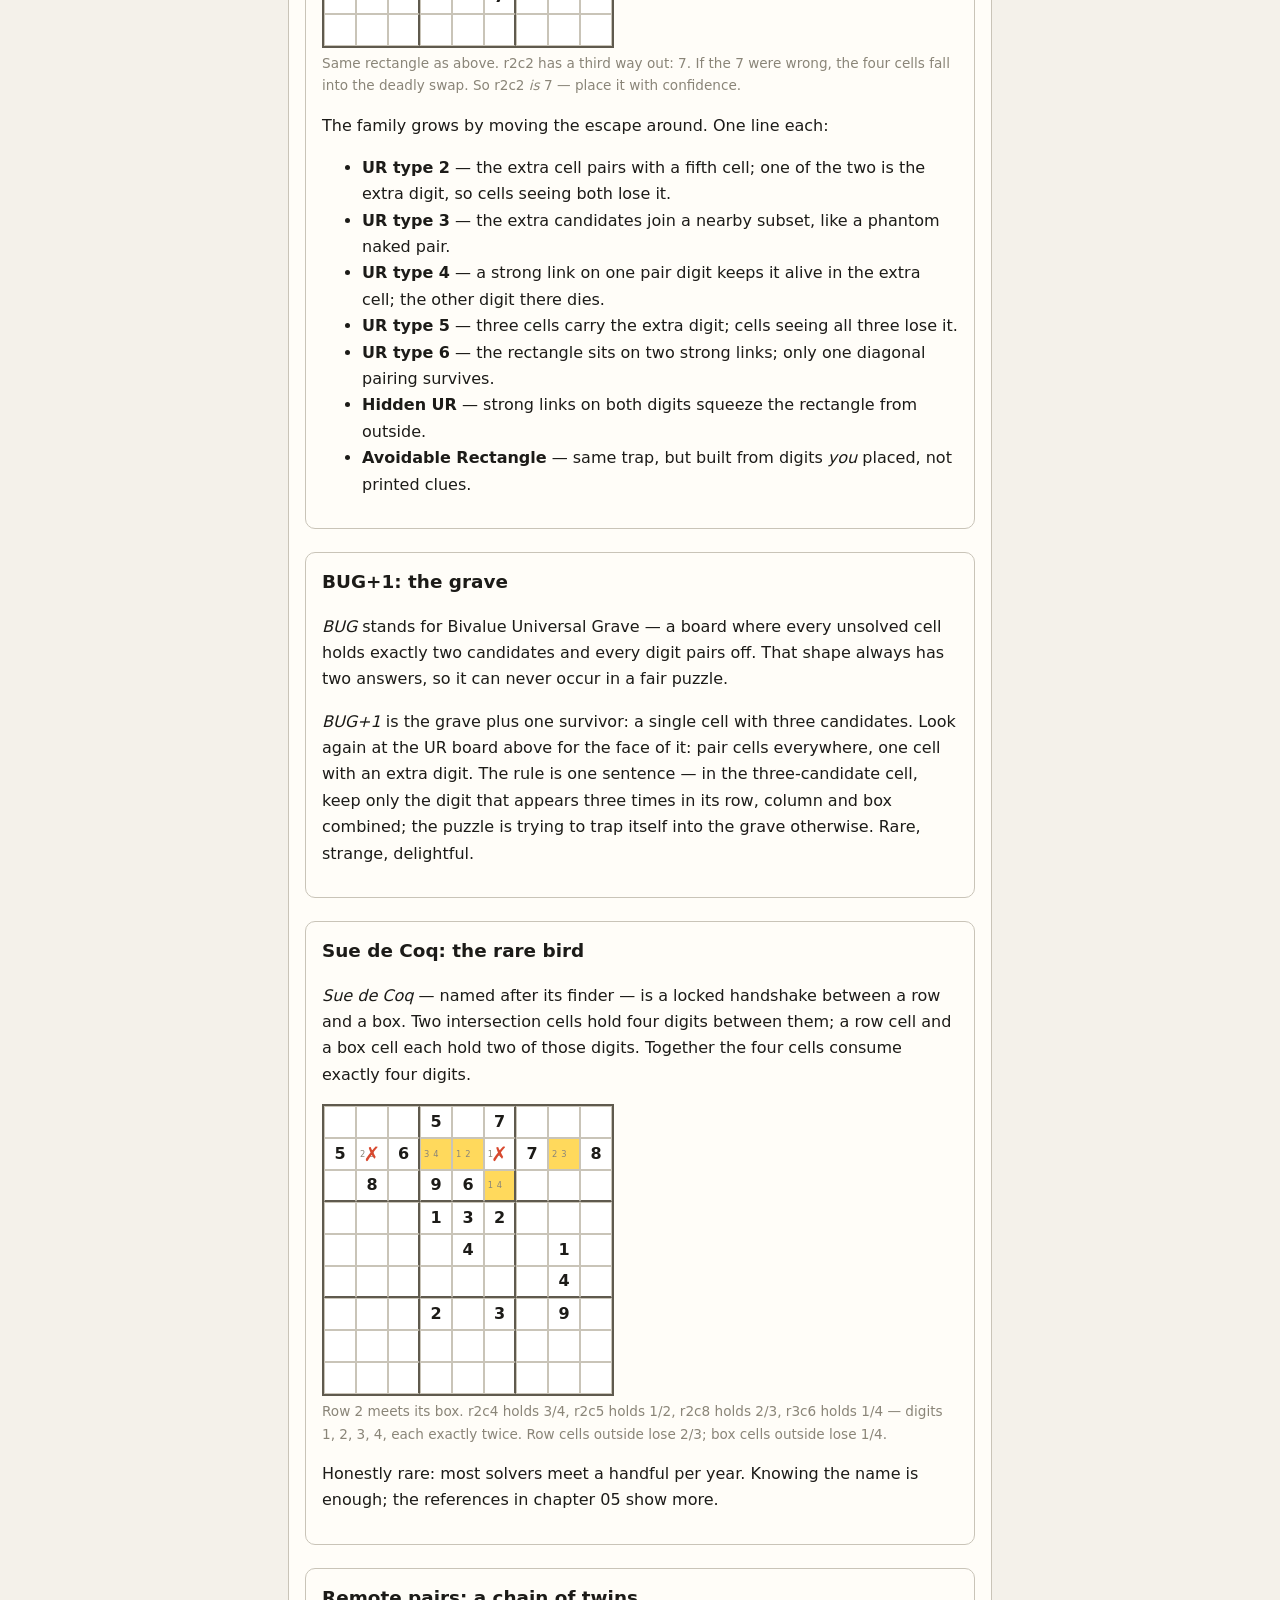
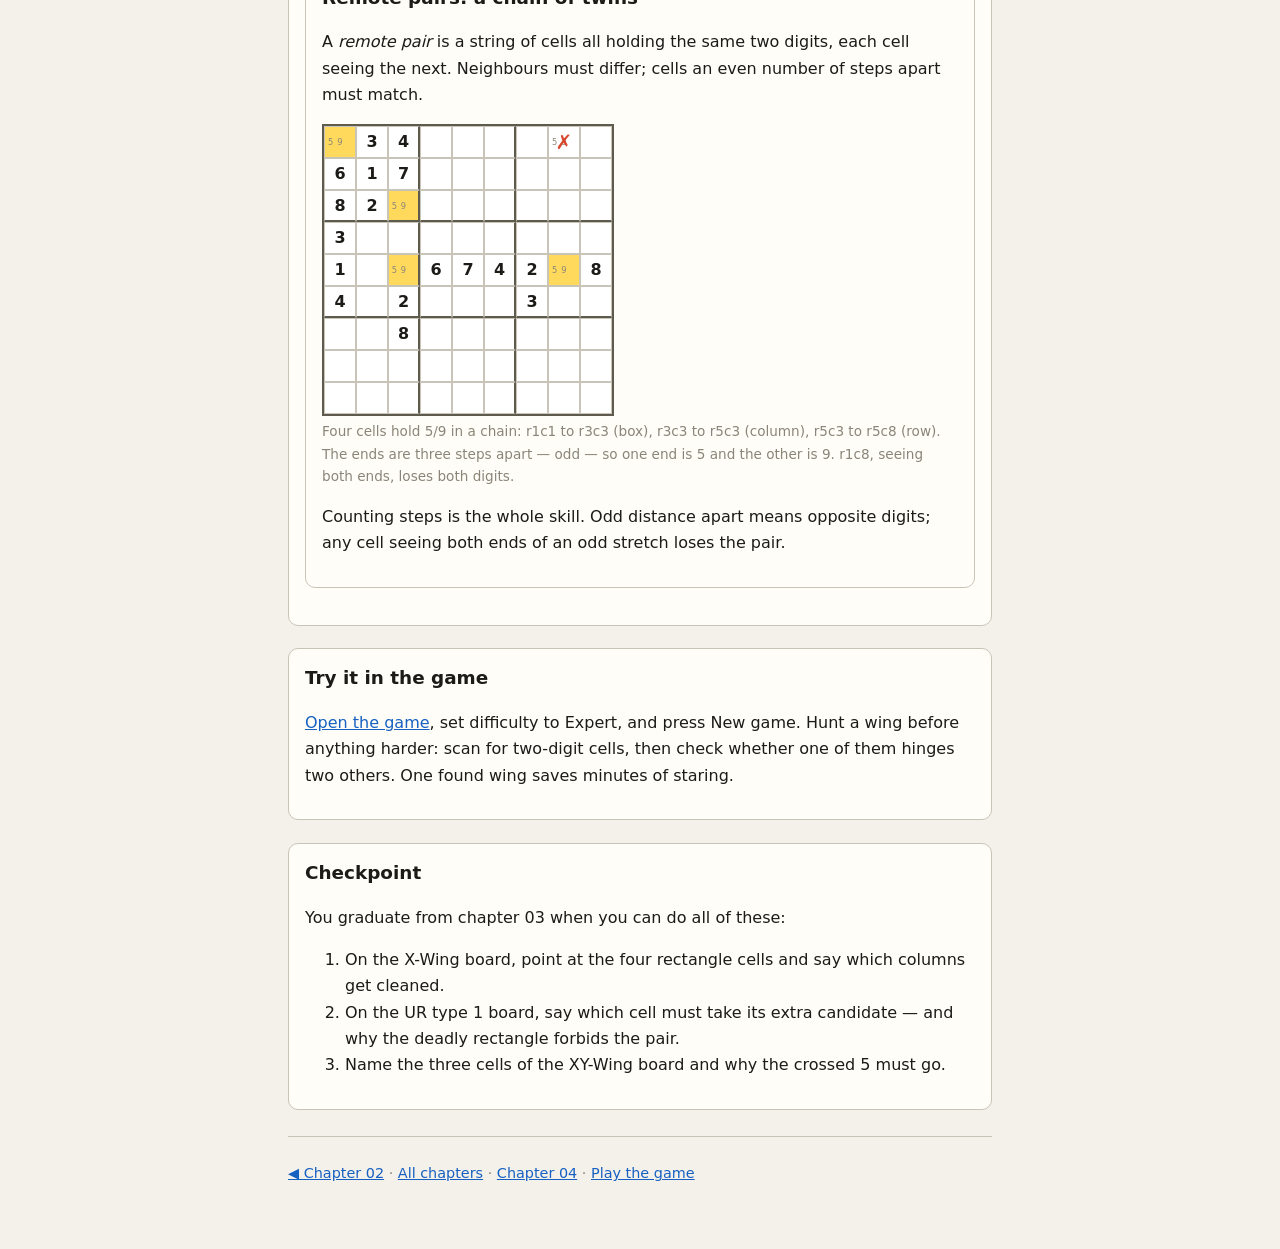
<file: lessons/03-intermediate.html>
<!doctype html>
<html lang="en">
  <head>
    <meta charset="utf-8" />
    <meta name="viewport" content="width=device-width, initial-scale=1" />
    <title>Chapter 03 — Fish, wings and uniqueness</title>
    <link rel="stylesheet" href="lesson.css" />
  </head>
  <body>
    <a class="back" href="index.html">&#9664; All chapters</a>
    <header>
      <h1>Chapter 03 — Fish, wings and uniqueness</h1>
      <p class="sub">Part 1 of 2 &mdash; fish and single-digit patterns. Part 2 adds wings and friends.</p>
    </header>

    <nav data-part="ladder" aria-label="Chapters">
      <ol>
        <li>00 Hello!</li>
        <li>01 First tricks</li>
        <li>02 Pairs</li>
        <li class="here">03 Funny patterns</li>
        <li>04 Deep logic</li>
        <li>05 The map</li>
      </ol>
    </nav>

    <section data-part="learn">
      <h2>What you will learn</h2>
      <p>
        This chapter expects chapter 02: you read candidate notes comfortably
        and know pointing and claiming. Here you follow <em>one digit</em>
        across the whole board. Two families reward that focus: fish, which
        trap a digit inside a rectangle of rows and columns, and
        single-digit patterns, which chain two such traps together.
      </p>
    </section>

    <section data-part="body">
      <section data-technique="x_wing">
        <h2>X-Wing</h2>
        <p>
          Pick a digit. In two different rows, suppose its candidates sit in
          exactly the same two columns. Those four cells form a rectangle —
          an <em>X-Wing</em>. The digit must occupy two diagonal corners, so
          those two columns are fully served: every other candidate of that
          digit in both columns can go.
        </p>
        <figure>
          <div
            class="board"
            data-fragment
            data-givens="000000000790250186000000040000000000000000000000000004360810529000000000000000000"
            data-cands="11:4;14:4;56:4;59:4;29:4;41:4;65:4;77:4"
            data-hl="11,14,56,59"
            data-hx="29,41,65,77"
            role="img"
            aria-label="Board fragment: digit 4 forms an X-Wing rectangle on rows two and seven, columns three and six; four other 4 candidates in those columns are crossed out"
          ></div>
          <figcaption>
            A teaching fragment, digit 4. Rows 2 and 7 hold their 4s in
            columns 3 and 6 — a rectangle. Every crossed 4 outside the
            rectangle in those columns must go.
          </figcaption>
        </figure>
        <p>
          Swap the words rows and columns and the trick still works: two
          columns locking the same two rows.
        </p>
      </section>

      <section data-technique="swordfish">
        <h2>Swordfish</h2>
        <p>
          The same idea with three rows instead of two. In three rows, the
          digit's candidates all sit inside the same three columns — a
          <em>Swordfish</em>. The three corners feed those columns, so all
          other candidates of the digit in the three columns go. Each row may
          use only two of the columns; three is the ceiling.
        </p>
        <figure>
          <div
            class="board"
            data-fragment
            data-givens="000000000031409680000000070000000000465801390000000000000000000094285130000000000"
            data-cands="9:7;13:7;40:7;44:7;63:7;71:7;0:7;31:7;54:7;76:7"
            data-hl="9,13,40,44,63,71"
            data-hx="0,31,54,76"
            role="img"
            aria-label="Board fragment: digit 7 forms a swordfish across rows two, five and eight using columns one, five and nine; four other 7 candidates in those columns are crossed out"
          ></div>
          <figcaption>
            A teaching fragment, digit 7. Rows 2, 5 and 8 trap the 7s inside
            columns 1, 5 and 9 — so the crossed 7s in those columns must go.
          </figcaption>
        </figure>
        <p>
          A <em>Jellyfish</em> is the four-row version. It exists, it is
          legal, and it is rarer than patience — most solvers meet one or two
          in a lifetime. X-Wing, Swordfish, Jellyfish: two rows, three rows,
          four rows; one family.
        </p>
      </section>

      <section data-technique="skyscraper">
        <h2>Skyscraper</h2>
        <p>
          Single-digit patterns use two parallel lines. A
          <em>Skyscraper</em> is two columns where the digit has exactly two
          candidates each, and one pair sits in the same row — the base.
          The other two cells are the tips. Any cell seeing both tips can
          drop the digit.
        </p>
        <figure>
          <div
            class="board"
            data-fragment
            data-givens="000000000010040000020030000030020000000090000040000000050010000070080000080050000"
            data-cands="1:6;37:6;4:6;49:6;39:6;41:6"
            data-hl="1,37,4,49"
            data-hx="39,41"
            role="img"
            aria-label="Board fragment: digit 6 forms a skyscraper on columns two and five with base row one; two 6 candidates that see both tips are crossed out"
          ></div>
          <figcaption>
            A teaching fragment, digit 6. Columns 2 and 5 each hold two 6s;
            the base pair lies in row 1. The crossed 6s see both tips, so
            they must go.
          </figcaption>
        </figure>
      </section>

      <section data-technique="two_string_kite">
        <h2>2-String Kite</h2>
        <p>
          A <em>2-String Kite</em> bends the two lines: one string runs
          along a row, one down a column, and they meet inside a box that
          holds exactly two candidates of the digit. Each string has exactly
          one candidate outside the box. The two far ends see each other —
          or both see one common cell — and that cell drops the digit.
        </p>
        <figure>
          <div
            class="board"
            data-fragment
            data-givens="000007000000004300000009000625081904300792000000540000000005000000000000000008000"
            data-cands="30:3;50:3;34:3;68:3;70:3"
            data-hl="30,50,34,68"
            data-hx="70"
            role="img"
            aria-label="Board fragment: digit 3 forms a 2-string kite: row four and column six meet in the centre box, and the far-end cell r8c8 loses its 3"
          ></div>
          <figcaption>
            A teaching fragment, digit 3. Row 4 and column 6 hold their 3s
            in pairs, meeting in the center box. The far ends both see the
            crossed cell — its 3 must go.
          </figcaption>
        </figure>
      </section>

      <section data-technique="turbot_fish">
        <h2>Turbot fish</h2>
        <p>
          A <em>Turbot fish</em> is the general shape behind all of these:
          any chain of alternating strong and weak links on a single digit,
          closed by two strong links whose ends overlap. The skyscraper and
          the 2-string kite are its two most common costumes. Finding one is
          the skill; naming it is bookkeeping.
        </p>
        <p>
          Related, and worth a name-check: the <em>Empty Rectangle</em>
          combines a bi-value line with a box whose candidates line up
          neatly. It works, but a canonical school deprecates it as
          redundant — other patterns find the same eliminations. Meet it
          again in the wild before investing practice.
        </p>
      </section>

      <section data-technique="finned_fish">
        <h2>Finned fish, and the stranger seas</h2>
        <p>
          Sometimes a fish is perfect except one extra candidate clinging to
          a corner — a <em>fin</em>. A <em>finned fish</em> keeps almost the
          old eliminations: everything that sees the fin cell still goes. A
          <em>sashimi fish</em> is the finned cousin whose corner cell
          itself is missing. Take the X-Wing board above and imagine a
          stray 4 highlighted beside a corner: the crossed 4s seeing that
          stray cell still go, the others are off.
        </p>
        <p>
          Two more names, no tutorials: <em>franken fish</em> mix rows,
          columns and boxes as their lines; <em>mutant fish</em> use only
          boxes and diagonals of boxes. They exist for completeness — see
          the references in chapter 05 when a puzzle truly demands one.
        </p>
      </section>

      <section data-technique="xy_wing">
        <h2>Wings I: the XY-Wing</h2>
        <p>
          A <em>wing</em> is three cells that gang up on a fourth. The
          <em>XY-Wing</em> needs a <em>hinge</em> holding exactly two
          candidates, say 3 and 8, plus two <em>pincers</em>.
          Each pincer sees the hinge and holds one hinge digit plus a
          shared extra digit — here 5.
        </p>
        <figure>
          <div class="board" data-fragment data-givens="000000000309004172000060000080406000900000017046005000020000000000020000000000000" data-cands="37:35;40:38;13:58;10:5" data-hl="37,40,13" data-hx="10"></div>
          <figcaption>
            The hinge r5c5 holds 3/8; pincers r5c2 holds 3/5 and r2c5
            holds 5/8. Whatever the hinge becomes, one pincer turns 5.
            So r2c2 — which sees both pincers — loses the 5.
          </figcaption>
        </figure>
        <p>
          Why it works: the hinge is 3 or 8. If 3, the lower pincer is 5;
          if 8, the upper pincer is 5. Either way a pincer <em>is</em> 5,
          and any cell seeing both cannot be 5.
        </p>
        <p>
          The <em>XYZ-Wing</em> is the same shape with the hinge holding
          all three digits — here the same board minus one clue:
        </p>
        <figure>
          <div class="board" data-fragment data-givens="000000000309004172000060000080406000900000017046000000020000000000020000000000000" data-cands="37:35;40:358;13:58;10:5" data-hl="37,40,13" data-hx="10"></div>
          <figcaption>
            The hinge now holds 3/5/8 — it might <em>itself</em> be the 5.
            The crossed cell still loses 5: it sees both pincers, and one
            of the three cells must be 5.
          </figcaption>
        </figure>
        <p>
          <em>WXYZ-Wing</em> and <em>Fireworks</em> stretch the idea to
          four cells. Same story, bigger gang — meet them by name and
          move on.
        </p>
      </section>

      <section data-technique="w_wing">
        <h2>Wings II: the W-Wing</h2>
        <p>
          The <em>W-Wing</em> swaps the hinge for a <em>strong link</em>:
          two cells in one line that are the only homes of a digit there.
          Between them sit two cells with the same pair of candidates.
        </p>
        <figure>
          <div class="board" data-fragment data-givens="008020000000109005300070060000060020020010000000080000060050003000901500000030800" data-cands="10:47;70:47;13:4;67:4;16:478" data-hl="10,70,13,67" data-hx="16"></div>
          <figcaption>
            r2c2 and r8c8 both hold 4/7. In column 5, only r2c5 and r8c5
            can hold 4 — one of them <em>is</em> 4. Whichever it is, one
            of the two 4/7 cells becomes 7. So r2c8, seeing both, loses 7.
          </figcaption>
        </figure>
        <p>
          Read it twice: the link forces one pair-cell to 7; the pair
          cells force each other; the victim sees both. Two same-pair
          cells plus one tight column are the whole recipe.
        </p>
      </section>

      <section data-technique="uniqueness">
        <h2>Uniqueness: one answer, a promise</h2>
        <p>
          Every puzzle here has exactly <em>one</em> solution — the game
          engine checks it before a board ships. That promise is a tool.
          Some positions would allow two answers; since two are
          forbidden, anything creating them must be wrong.
        </p>
        <p>
          The simplest trap is the <em>deadly rectangle</em>: four cells
          in a perfect rectangle, across exactly two boxes, holding the
          same pair. Filled one way or the other, both stay legal —
          two answers. Forbidden.
        </p>
        <figure>
          <div class="board" data-fragment data-givens="000000000800460312000000000000000000208140637000000000000000000000007000000000000" data-cands="10:59;14:59;37:59;41:59" data-hl="10,14,37,41"></div>
          <figcaption>
            A schematic: notes filtered to 5 and 9. Swap 5s and 9s in
            these four cells and every row, column and box still agrees.
            Two answers — a real puzzle can never allow it.
          </figcaption>
        </figure>
        <h3>UR type 1: the escape hatch</h3>
        <p>
          <em>Unique Rectangle</em> (UR) type 1: three rectangle cells
          hold only the pair, one holds an extra candidate. To dodge the
          deadly rectangle, the extra candidate must be true.
        </p>
        <figure>
          <div class="board" data-fragment data-givens="000000000800460312000000000000000000208140637000000000000000000000007000000000000" data-cands="10:579;14:59;37:59;41:59" data-hl="10,14,37,41"></div>
          <figcaption>
            Same rectangle as above. r2c2 has a third way out: 7. If the
            7 were wrong, the four cells fall into the deadly swap. So
            r2c2 <em>is</em> 7 — place it with confidence.
          </figcaption>
        </figure>
        <p>
          The family grows by moving the escape around. One line each:
        </p>
        <ul>
          <li><strong>UR type 2</strong> — the extra cell pairs with a fifth cell; one of the two is the extra digit, so cells seeing both lose it.</li>
          <li><strong>UR type 3</strong> — the extra candidates join a nearby subset, like a phantom naked pair.</li>
          <li><strong>UR type 4</strong> — a strong link on one pair digit keeps it alive in the extra cell; the other digit there dies.</li>
          <li><strong>UR type 5</strong> — three cells carry the extra digit; cells seeing all three lose it.</li>
          <li><strong>UR type 6</strong> — the rectangle sits on two strong links; only one diagonal pairing survives.</li>
          <li><strong>Hidden UR</strong> — strong links on both digits squeeze the rectangle from outside.</li>
          <li><strong>Avoidable Rectangle</strong> — same trap, but built from digits <em>you</em> placed, not printed clues.</li>
        </ul>
      </section>

      <section data-technique="bug">
        <h2>BUG+1: the grave</h2>
        <p>
          <em>BUG</em> stands for Bivalue Universal Grave — a board
          where every unsolved cell holds exactly two candidates and
          every digit pairs off. That shape always has two answers, so
          it can never occur in a fair puzzle.
        </p>
        <p>
          <em>BUG+1</em> is the grave plus one survivor: a single cell
          with three candidates. Look again at the UR board above for
          the face of it: pair cells everywhere, one cell with an extra
          digit. The rule is one sentence — in the three-candidate
          cell, keep only the digit that appears three times in its
          row, column and box combined; the puzzle is trying to trap
          itself into the grave otherwise. Rare, strange, delightful.
        </p>
      </section>

      <section data-technique="sue_de_coq">
        <h2>Sue de Coq: the rare bird</h2>
        <p>
          <em>Sue de Coq</em> — named after its finder — is a locked
          handshake between a row and a box. Two intersection cells
          hold four digits between them; a row cell and a box cell
          each hold two of those digits. Together the four cells
          consume exactly four digits.
        </p>
        <figure>
          <div class="board" data-fragment data-givens="000507000506000708080960000000132000000040010000000040000203090000000000000000000" data-cands="12:34;13:12;16:23;23:14;10:23;14:14" data-hl="12,13,16,23" data-hx="10,14"></div>
          <figcaption>
            Row 2 meets its box. r2c4 holds 3/4, r2c5 holds 1/2, r2c8
            holds 2/3, r3c6 holds 1/4 — digits 1, 2, 3, 4, each exactly
            twice. Row cells outside lose 2/3; box cells outside lose
            1/4.
          </figcaption>
        </figure>
        <p>
          Honestly rare: most solvers meet a handful per year. Knowing
          the name is enough; the references in chapter 05 show more.
        </p>
      </section>

      <section data-technique="remote_pairs">
        <h2>Remote pairs: a chain of twins</h2>
        <p>
          A <em>remote pair</em> is a string of cells all holding the
          same two digits, each cell seeing the next. Neighbours must
          differ; cells an even number of steps apart must match.
        </p>
        <figure>
          <div class="board" data-fragment data-givens="034000000617000000820000000300000000100674208402000300008000000000000000000000000" data-cands="0:59;20:59;38:59;43:59;7:59" data-hl="0,20,38,43" data-hx="7"></div>
          <figcaption>
            Four cells hold 5/9 in a chain: r1c1 to r3c3 (box), r3c3 to
            r5c3 (column), r5c3 to r5c8 (row). The ends are three steps
            apart — odd — so one end is 5 and the other is 9. r1c8,
            seeing both ends, loses both digits.
          </figcaption>
        </figure>
        <p>
          Counting steps is the whole skill. Odd distance apart means
          opposite digits; any cell seeing both ends of an odd stretch
          loses the pair.
        </p>
      </section>
    </section>

    <section data-part="try">
      <h2>Try it in the game</h2>
      <p>
        <a href="../sudoku.html">Open the game</a>, set difficulty to
        Expert, and press New game. Hunt a wing before anything harder:
        scan for two-digit cells, then check whether one of them hinges
        two others. One found wing saves minutes of staring.
      </p>
    </section>

    <section data-part="checkpoint">
      <h2>Checkpoint</h2>
      <p>You graduate from chapter 03 when you can do all of these:</p>
      <ol>
        <li>
          On the X-Wing board, point at the four rectangle cells and say
          which columns get cleaned.
        </li>
        <li>
          On the UR type 1 board, say which cell must take its extra
          candidate — and why the deadly rectangle forbids the pair.
        </li>
        <li>
          Name the three cells of the XY-Wing board and why the crossed 5
          must go.
        </li>
      </ol>
    </section>

    <footer data-part="footer">
      <p>
        <a href="02-basic.html">&#9664; Chapter 02</a> &middot;
        <a href="index.html">All chapters</a> &middot; <a href="04-advanced.html">Chapter 04</a> &middot; <a href="../sudoku.html">Play the game</a>
      </p>
    </footer>

    <script src="board.js"></script>
  </body>
</html>
</file>
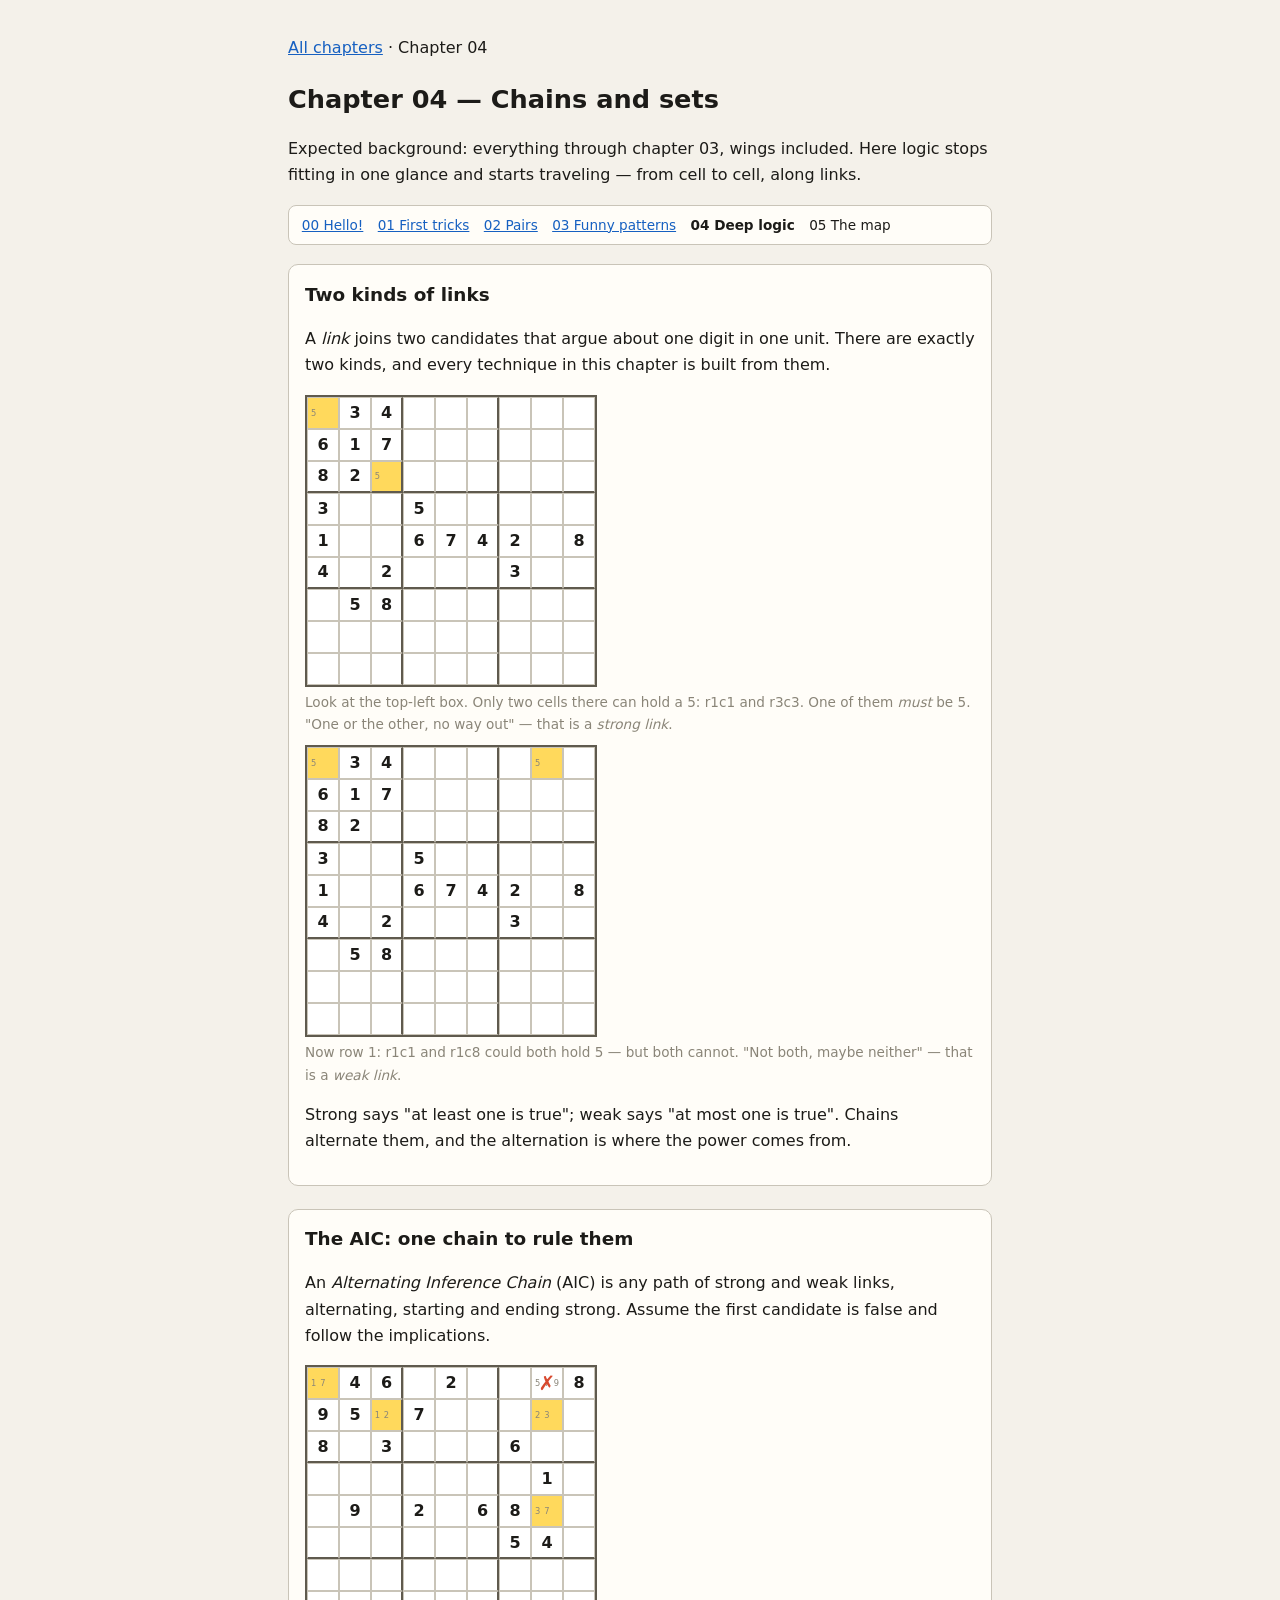
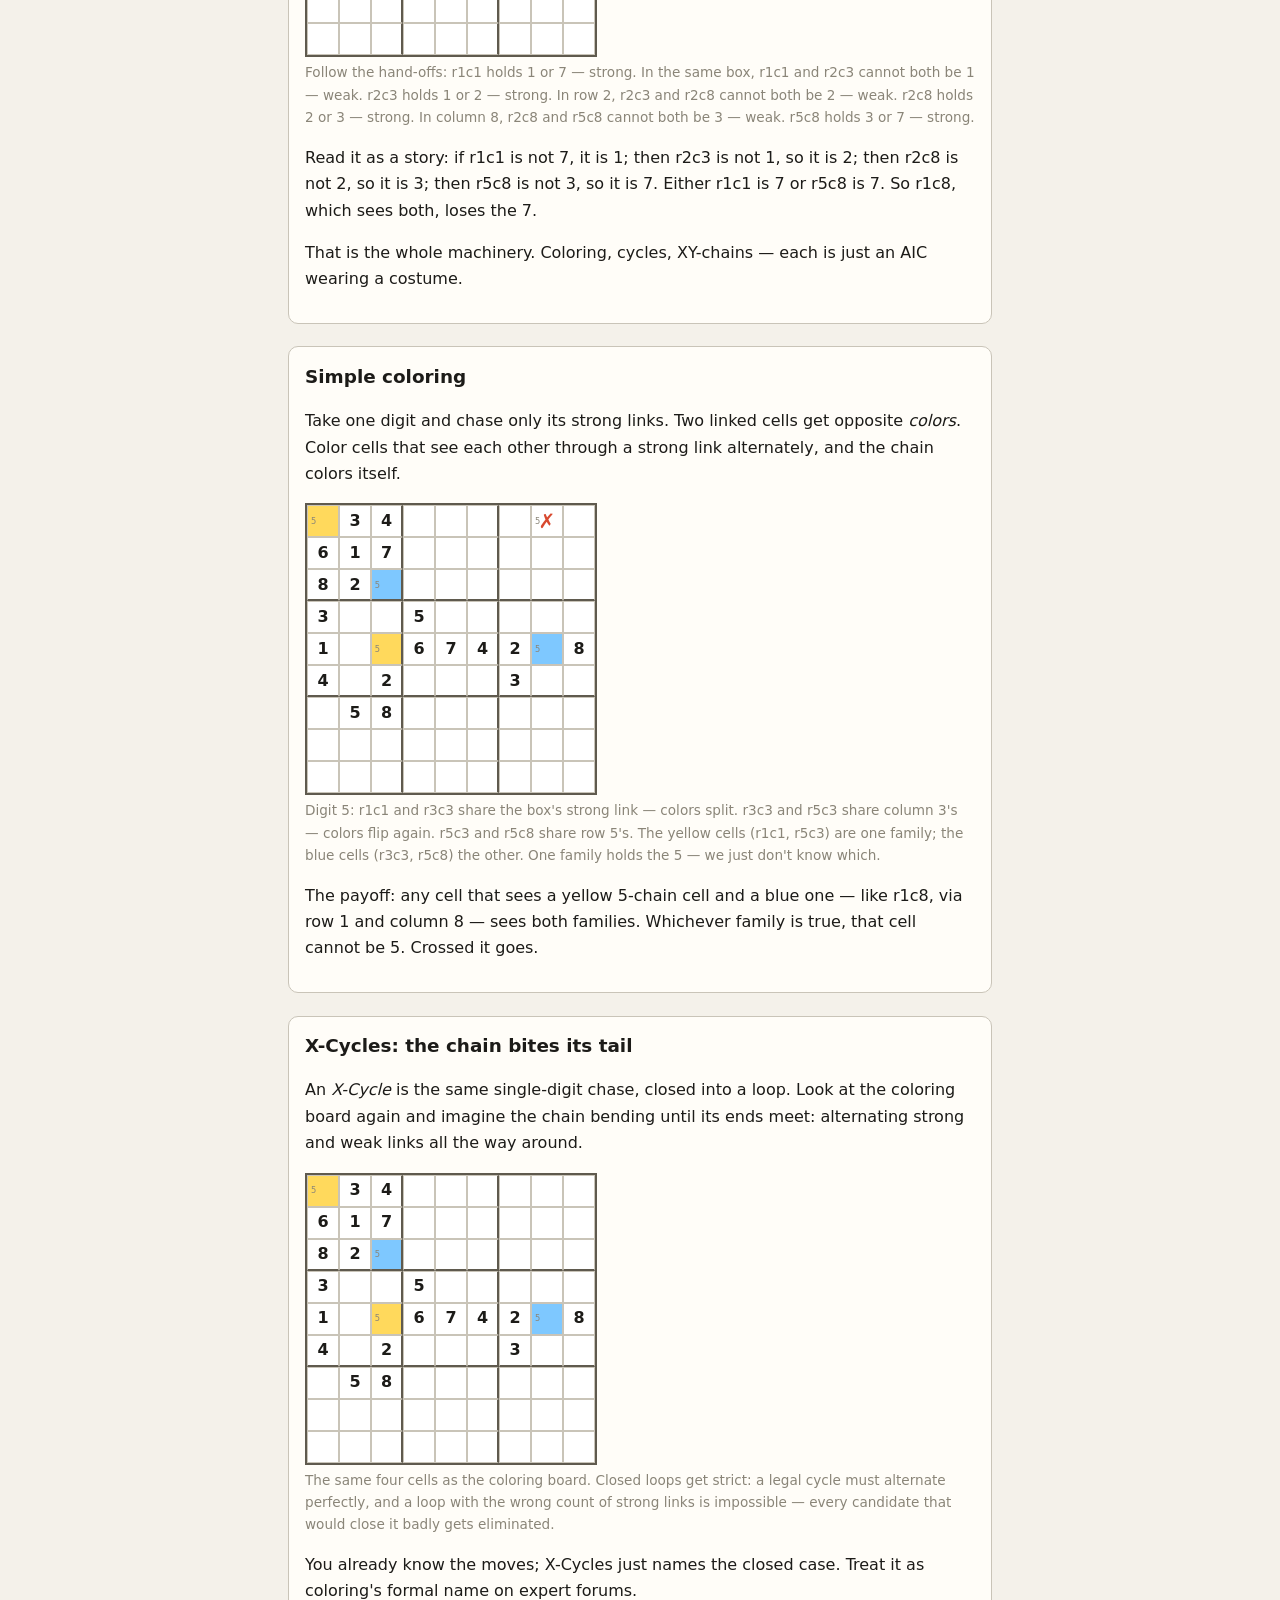
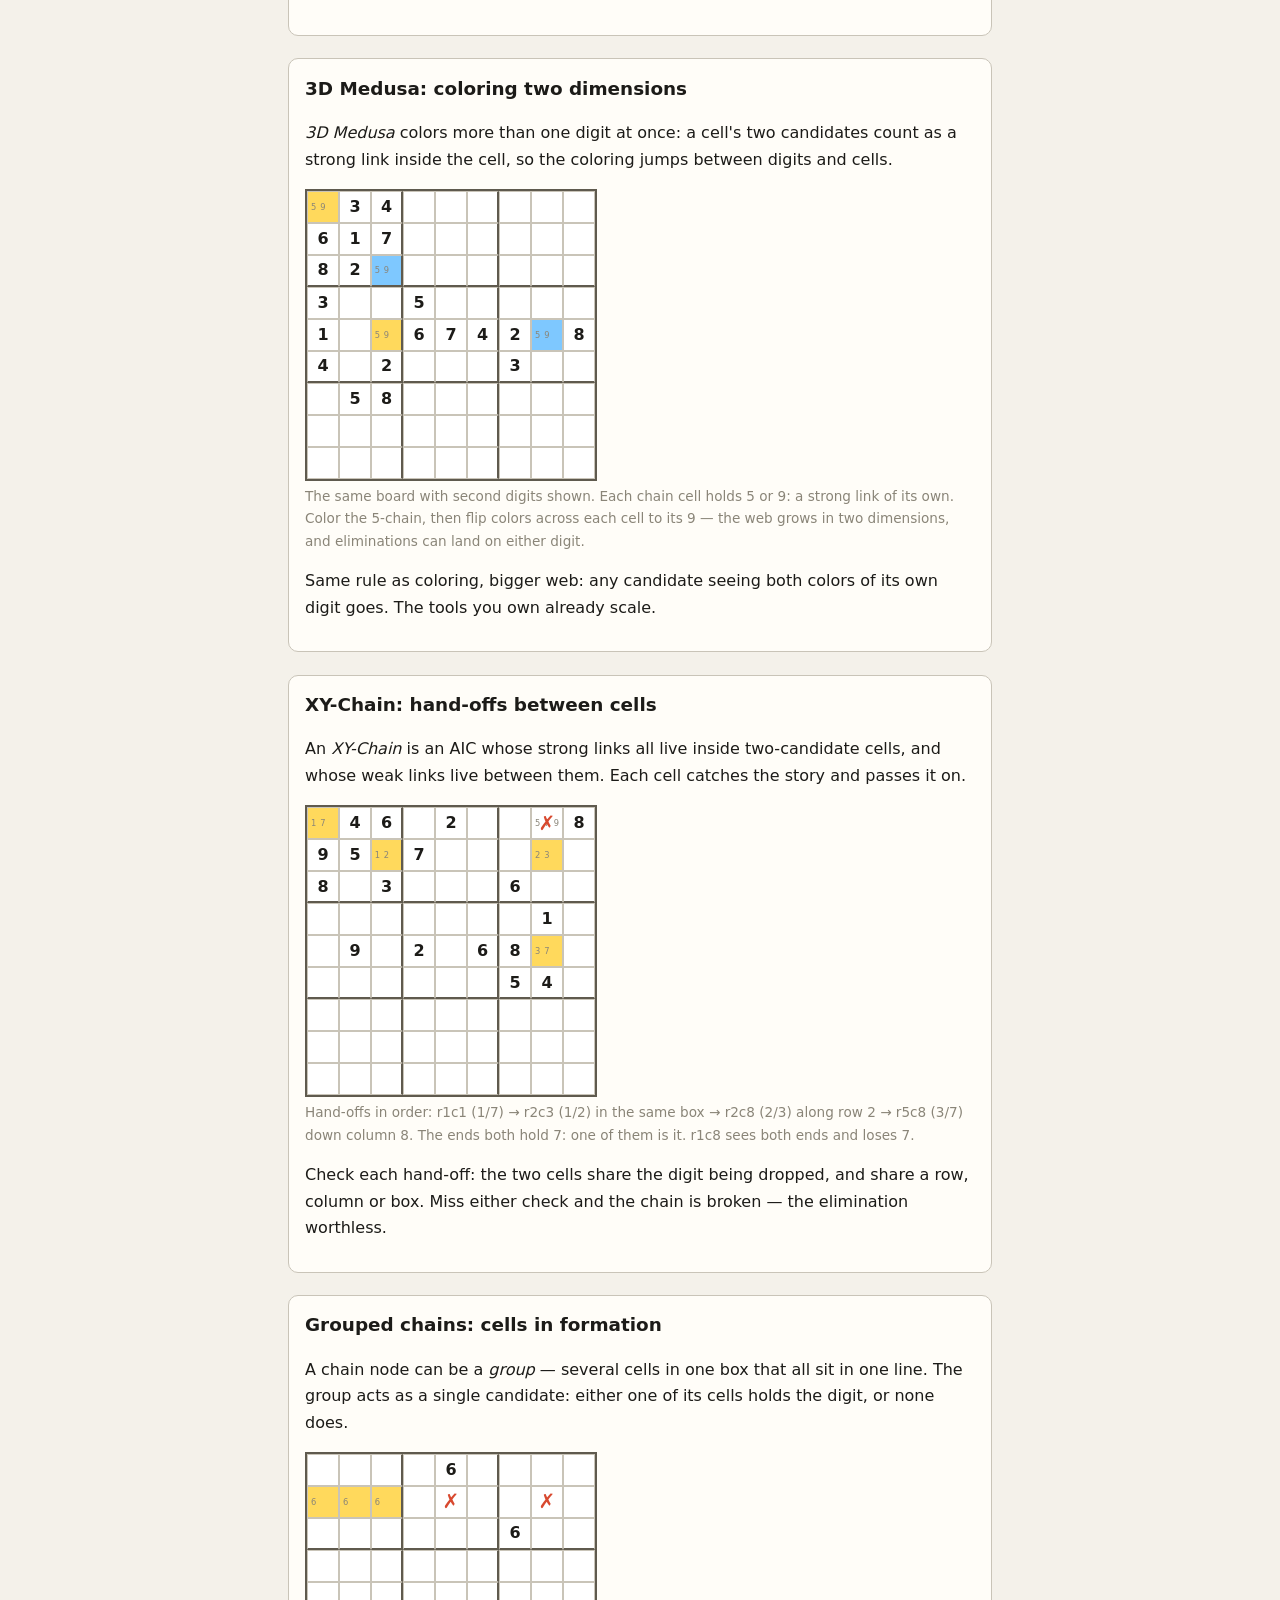
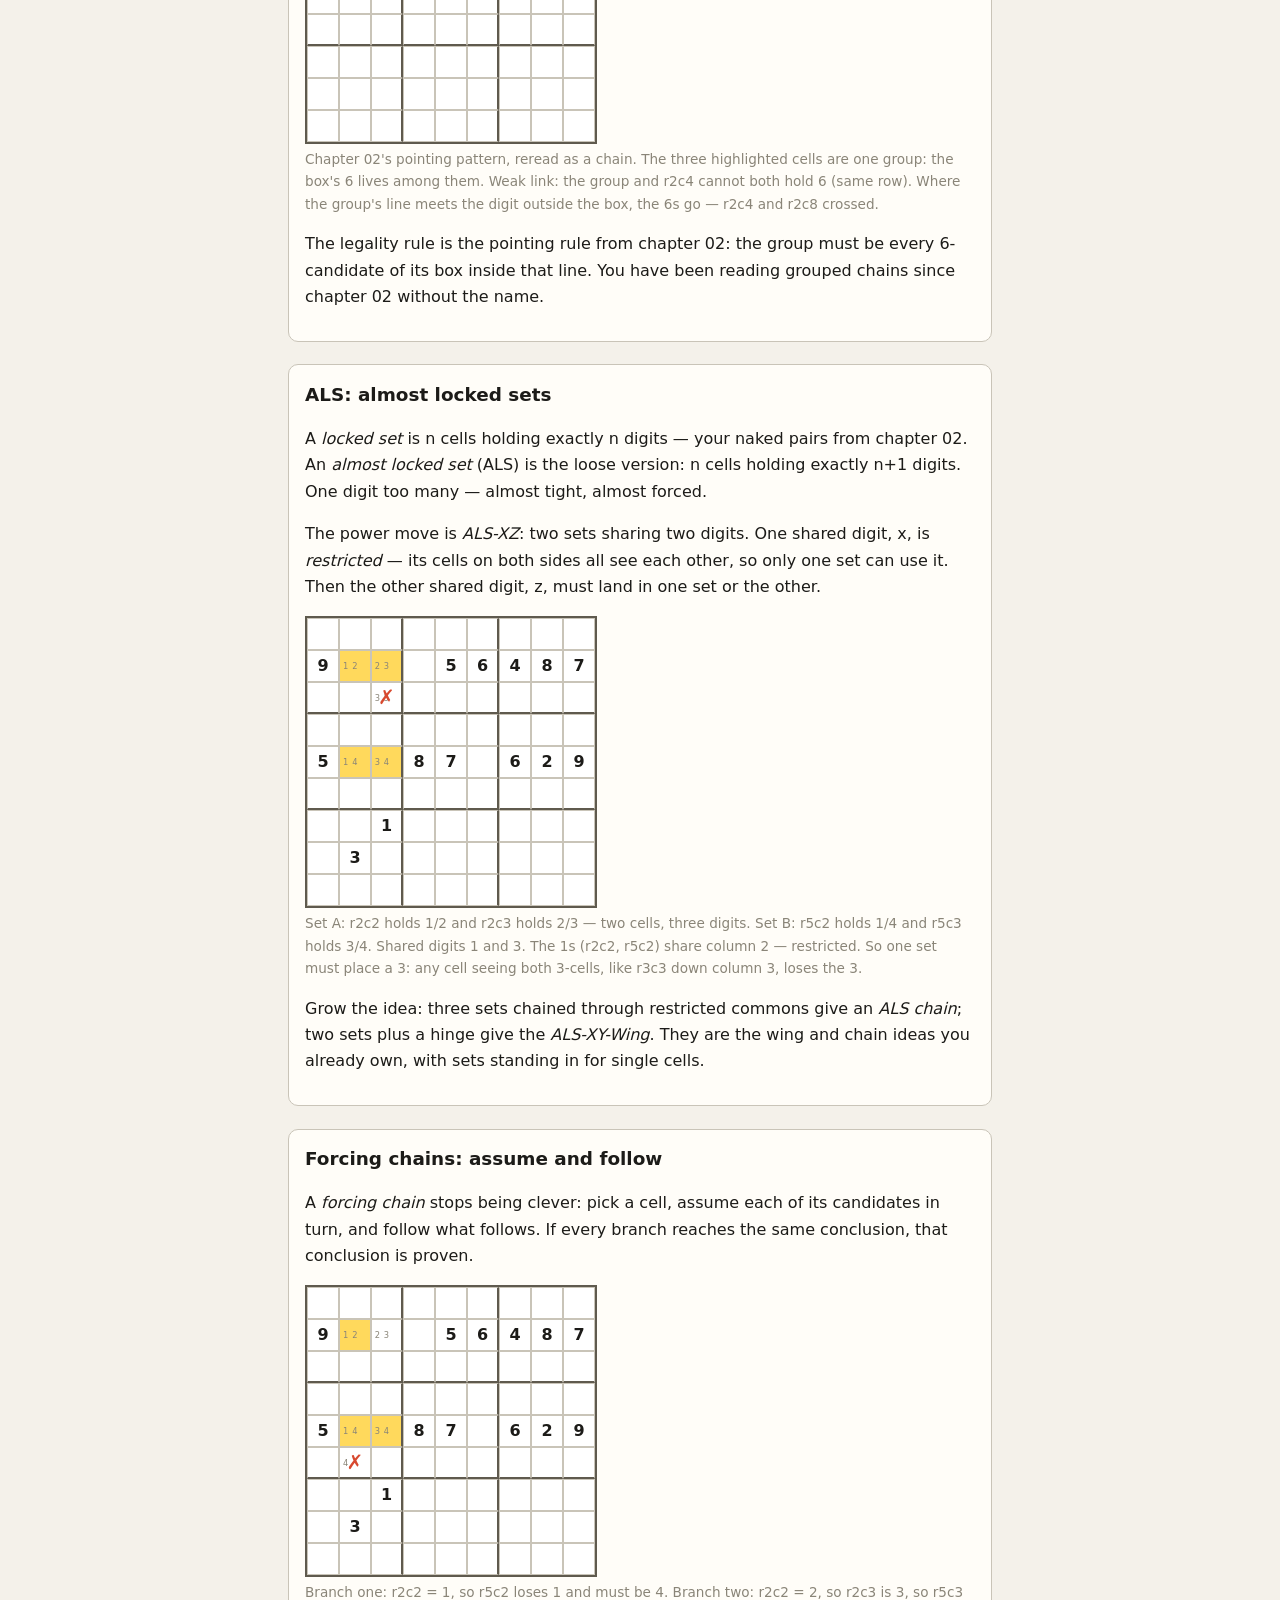
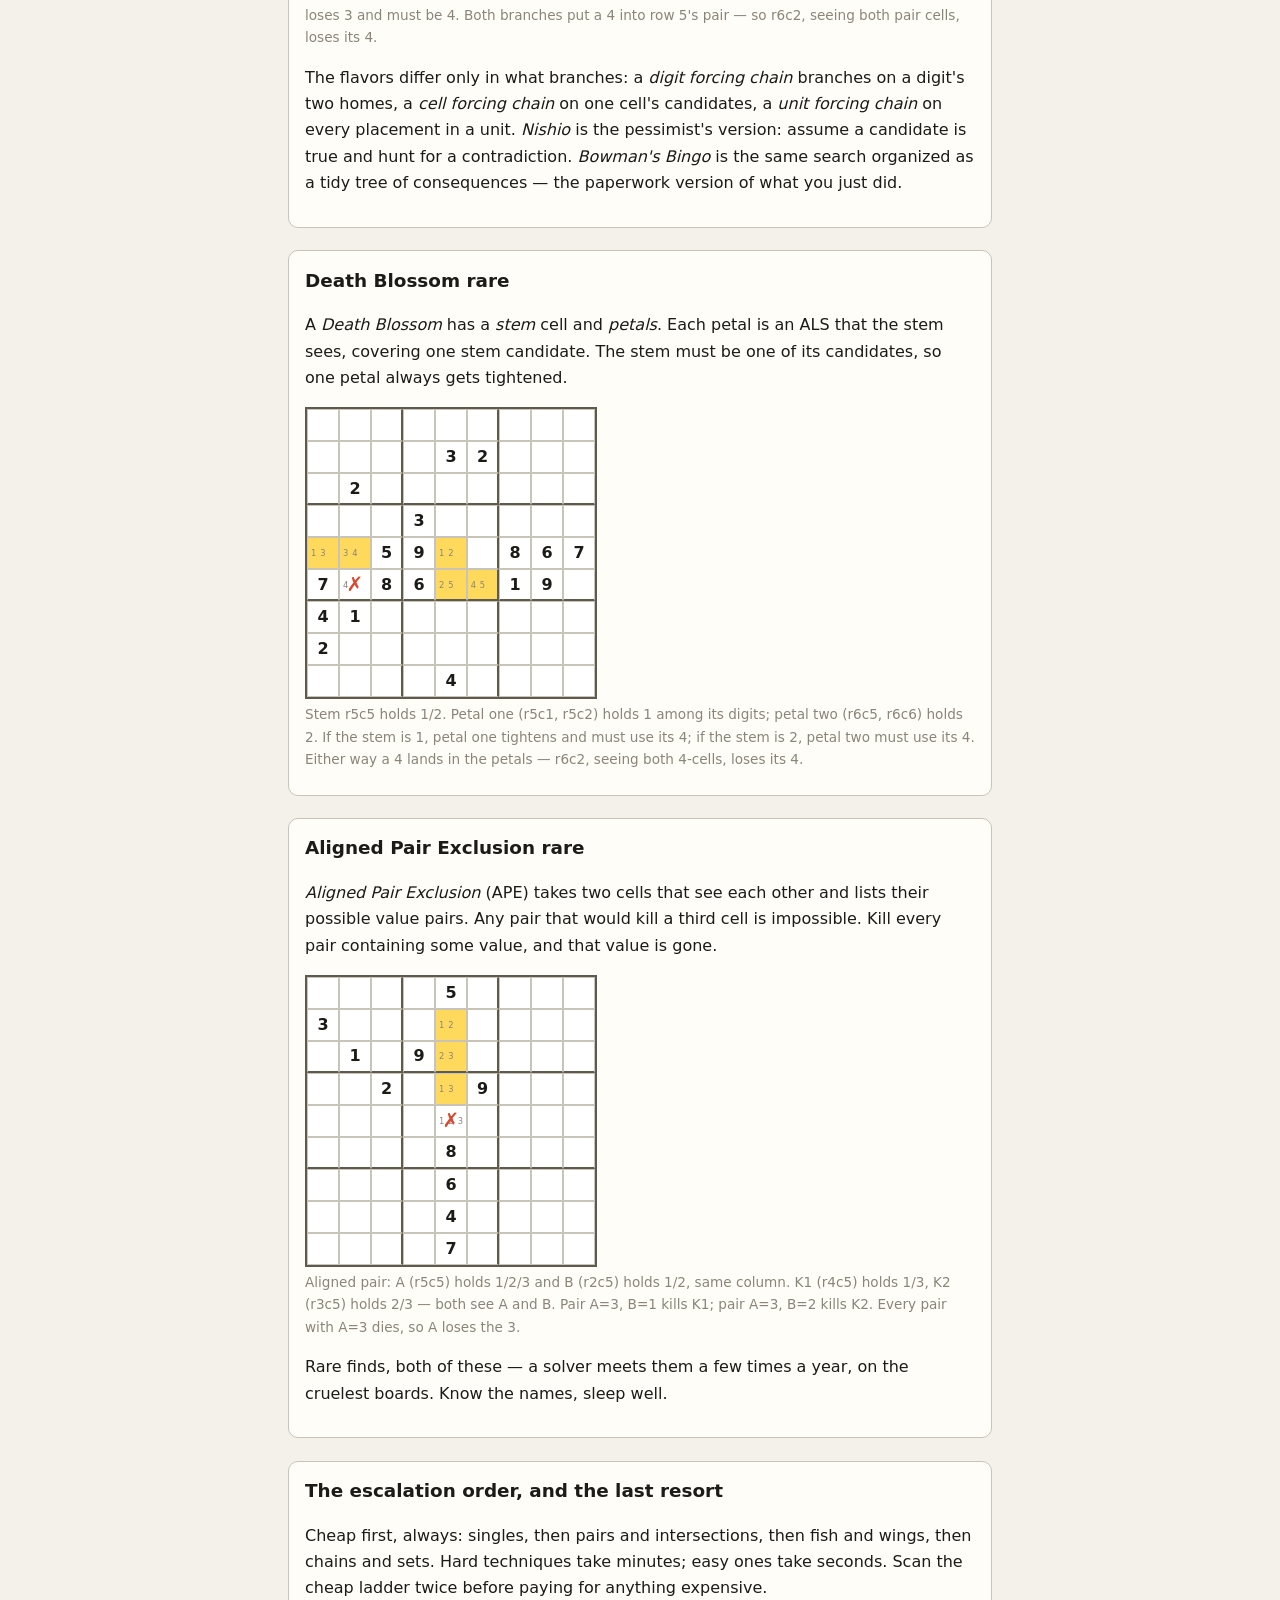
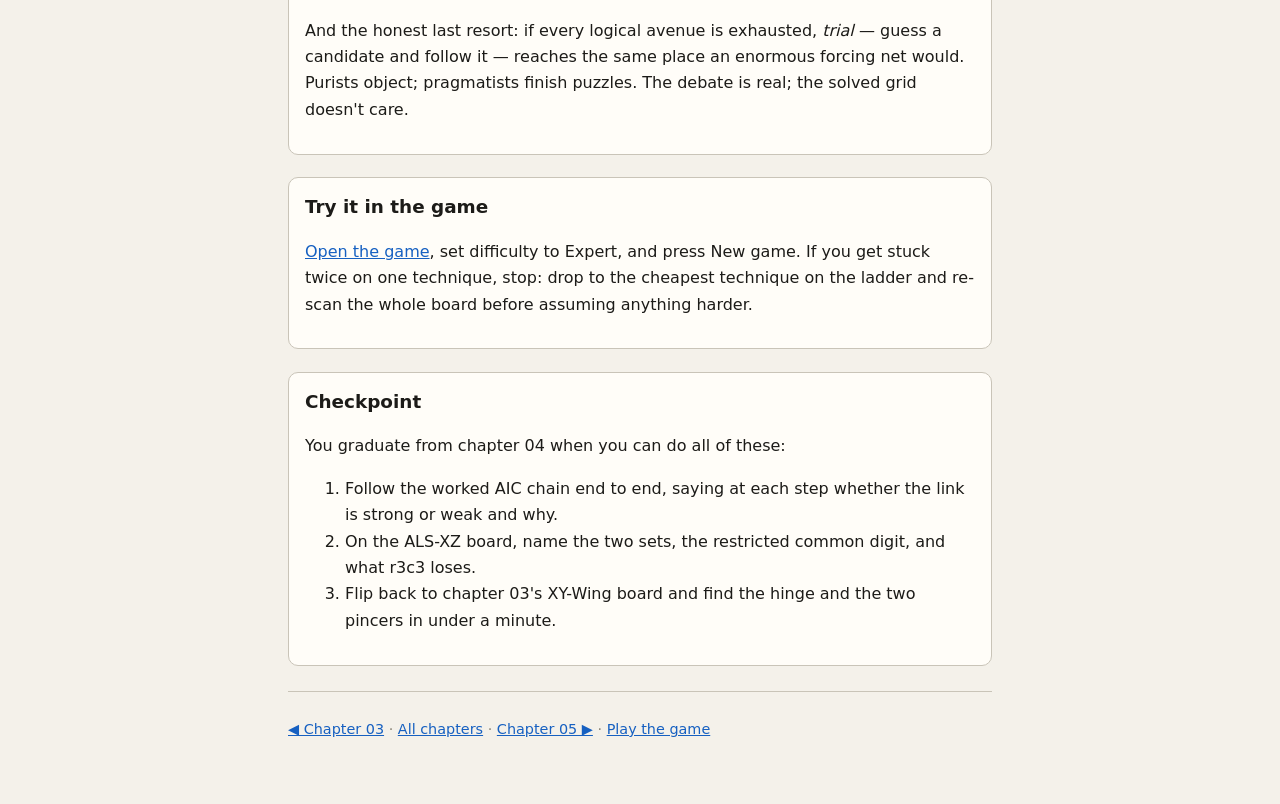
<file: lessons/04-advanced.html>
<!doctype html>
<html lang="en">
  <head>
    <meta charset="utf-8" />
    <meta name="viewport" content="width=device-width, initial-scale=1" />
    <title>Chapter 04 — Chains and sets</title>
    <link rel="stylesheet" href="lesson.css" />
  </head>
  <body>
    <header data-part="learn">
      <p class="crumbs"><a href="index.html">All chapters</a> &#183; Chapter 04</p>
      <h1>Chapter 04 — Chains and sets</h1>
      <p class="lead">
        Expected background: everything through chapter 03, wings included.
        Here logic stops fitting in one glance and starts traveling —
        from cell to cell, along links.
      </p>
    </header>

    <nav data-part="ladder" aria-label="Chapters">
      <ol>
        <li><a href="00-first-steps.html">00 Hello!</a></li>
        <li><a href="01-beginner.html">01 First tricks</a></li>
        <li><a href="02-basic.html">02 Pairs</a></li>
        <li><a href="03-intermediate.html">03 Funny patterns</a></li>
        <li class="here">04 Deep logic</li>
        <li>05 The map</li>
      </ol>
    </nav>

    <main data-part="body">
      <section data-technique="links">
        <h2>Two kinds of links</h2>
        <p>
          A <em>link</em> joins two candidates that argue about one digit
          in one unit. There are exactly two kinds, and every technique in
          this chapter is built from them.
        </p>
        <figure>
          <div class="board" data-fragment data-givens="034000000617000000820000000300500000100674208402000300058000000000000000000000000" data-cands="0:5;20:5" data-hl="0,20"></div>
          <figcaption>
            Look at the top-left box. Only two cells there can hold a 5:
            r1c1 and r3c3. One of them <em>must</em> be 5. "One or the
            other, no way out" — that is a <em>strong link</em>.
          </figcaption>
        </figure>
        <figure>
          <div class="board" data-fragment data-givens="034000000617000000820000000300500000100674208402000300058000000000000000000000000" data-cands="0:5;7:5" data-hl="0,7"></div>
          <figcaption>
            Now row 1: r1c1 and r1c8 could both hold 5 — but both cannot.
            "Not both, maybe neither" — that is a <em>weak link</em>.
          </figcaption>
        </figure>
        <p>
          Strong says "at least one is true"; weak says "at most one is
          true". Chains alternate them, and the alternation is where the
          power comes from.
        </p>
      </section>

      <section data-technique="aic">
        <h2>The AIC: one chain to rule them</h2>
        <p>
          An <em>Alternating Inference Chain</em> (AIC) is any path of
          strong and weak links, alternating, starting and ending strong.
          Assume the first candidate is false and follow the implications.
        </p>
        <figure>
          <div class="board" data-fragment data-givens="046020008950700000803000600000000010090206800000000540000000000000000000000000000" data-cands="0:17;11:12;16:23;43:37;7:579" data-hl="0,11,16,43" data-hx="7"></div>
          <figcaption>
            Follow the hand-offs: r1c1 holds 1 or 7 — strong. In the same
            box, r1c1 and r2c3 cannot both be 1 — weak. r2c3 holds 1 or 2
            — strong. In row 2, r2c3 and r2c8 cannot both be 2 — weak.
            r2c8 holds 2 or 3 — strong. In column 8, r2c8 and r5c8 cannot
            both be 3 — weak. r5c8 holds 3 or 7 — strong.
          </figcaption>
        </figure>
        <p>
          Read it as a story: if r1c1 is not 7, it is 1; then r2c3 is not
          1, so it is 2; then r2c8 is not 2, so it is 3; then r5c8 is not
          3, so it is 7. Either r1c1 is 7 or r5c8 is 7. So r1c8, which
          sees both, loses the 7.
        </p>
        <p>
          That is the whole machinery. Coloring, cycles, XY-chains —
          each is just an AIC wearing a costume.
        </p>
      </section>

      <section data-technique="simple_coloring">
        <h2>Simple coloring</h2>
        <p>
          Take one digit and chase only its strong links. Two linked
          cells get opposite <em>colors</em>. Color cells that see each
          other through a strong link alternately, and the chain colors
          itself.
        </p>
        <figure>
          <div class="board" data-fragment data-givens="034000000617000000820000000300500000100674208402000300058000000000000000000000000" data-cands="0:5;20:5;38:5;43:5;7:5" data-hl="0,38" data-hl2="20,43" data-hx="7"></div>
          <figcaption>
            Digit 5: r1c1 and r3c3 share the box's strong link — colors
            split. r3c3 and r5c3 share column 3's — colors flip again.
            r5c3 and r5c8 share row 5's. The yellow cells (r1c1, r5c3)
            are one family; the blue cells (r3c3, r5c8) the other. One
            family holds the 5 — we just don't know which.
          </figcaption>
        </figure>
        <p>
          The payoff: any cell that sees a yellow 5-chain cell and a
          blue one — like r1c8, via row 1 and column 8 — sees both
          families. Whichever family is true, that cell cannot be 5.
          Crossed it goes.
        </p>
      </section>

      <section data-technique="x_cycles">
        <h2>X-Cycles: the chain bites its tail</h2>
        <p>
          An <em>X-Cycle</em> is the same single-digit chase, closed
          into a loop. Look at the coloring board again and imagine the
          chain bending until its ends meet: alternating strong and weak
          links all the way around.
        </p>
        <figure>
          <div class="board" data-fragment data-givens="034000000617000000820000000300500000100674208402000300058000000000000000000000000" data-cands="0:5;20:5;38:5;43:5" data-hl="0,38" data-hl2="20,43"></div>
          <figcaption>
            The same four cells as the coloring board. Closed loops get
            strict: a legal cycle must alternate perfectly, and a loop
            with the wrong count of strong links is impossible — every
            candidate that would close it badly gets eliminated.
          </figcaption>
        </figure>
        <p>
          You already know the moves; X-Cycles just names the closed
          case. Treat it as coloring's formal name on expert forums.
        </p>
      </section>

      <section data-technique="medusa_3d">
        <h2>3D Medusa: coloring two dimensions</h2>
        <p>
          <em>3D Medusa</em> colors more than one digit at once: a
          cell's two candidates count as a strong link inside the cell,
          so the coloring jumps between digits and cells.
        </p>
        <figure>
          <div class="board" data-fragment data-givens="034000000617000000820000000300500000100674208402000300058000000000000000000000000" data-cands="0:59;20:59;38:59;43:59" data-hl="0,38" data-hl2="20,43"></div>
          <figcaption>
            The same board with second digits shown. Each chain cell
            holds 5 or 9: a strong link of its own. Color the 5-chain,
            then flip colors across each cell to its 9 — the web grows
            in two dimensions, and eliminations can land on either
            digit.
          </figcaption>
        </figure>
        <p>
          Same rule as coloring, bigger web: any candidate seeing both
          colors of its own digit goes. The tools you own already scale.
        </p>
      </section>

      <section data-technique="xy_chain">
        <h2>XY-Chain: hand-offs between cells</h2>
        <p>
          An <em>XY-Chain</em> is an AIC whose strong links all live
          inside two-candidate cells, and whose weak links live between
          them. Each cell catches the story and passes it on.
        </p>
        <figure>
          <div class="board" data-fragment data-givens="046020008950700000803000600000000010090206800000000540000000000000000000000000000" data-cands="0:17;11:12;16:23;43:37;7:579" data-hl="0,11,16,43" data-hx="7"></div>
          <figcaption>
            Hand-offs in order: r1c1 (1/7) &#8594; r2c3 (1/2) in the
            same box &#8594; r2c8 (2/3) along row 2 &#8594; r5c8 (3/7)
            down column 8. The ends both hold 7: one of them is it.
            r1c8 sees both ends and loses 7.
          </figcaption>
        </figure>
        <p>
          Check each hand-off: the two cells share the digit being
          dropped, and share a row, column or box. Miss either check and
          the chain is broken — the elimination worthless.
        </p>
      </section>

      <section data-technique="grouped_chains">
        <h2>Grouped chains: cells in formation</h2>
        <p>
          A chain node can be a <em>group</em> — several cells in one
          box that all sit in one line. The group acts as a single
          candidate: either one of its cells holds the digit, or none
          does.
        </p>
        <figure>
          <div class="board" data-fragment data-givens="000060000000000000000000600000000000000000000000000000000000000000000000000000000" data-cands="9:6;10:6;11:6" data-hl="9,10,11" data-hx="13,16"></div>
          <figcaption>
            Chapter 02's pointing pattern, reread as a chain. The three
            highlighted cells are one group: the box's 6 lives among
            them. Weak link: the group and r2c4 cannot both hold 6 (same
            row). Where the group's line meets the digit outside the
            box, the 6s go — r2c4 and r2c8 crossed.
          </figcaption>
        </figure>
        <p>
          The legality rule is the pointing rule from chapter 02: the
          group must be every 6-candidate of its box inside that line.
          You have been reading grouped chains since chapter 02 without
          the name.
        </p>
      </section>

      <section data-technique="als">
        <h2>ALS: almost locked sets</h2>
        <p>
          A <em>locked set</em> is n cells holding exactly n digits —
          your naked pairs from chapter 02. An <em>almost locked
          set</em> (ALS) is the loose version: n cells holding exactly
          n+1 digits. One digit too many — almost tight, almost
          forced.
        </p>
        <p>
          The power move is <em>ALS-XZ</em>: two sets sharing two
          digits. One shared digit, x, is <em>restricted</em> — its
          cells on both sides all see each other, so only one set can
          use it. Then the other shared digit, z, must land in one set
          or the other.
        </p>
        <figure>
          <div class="board" data-fragment data-givens="000000000900056487000000000000000000500870629000000000001000000030000000000000000" data-cands="10:12;11:23;37:14;38:34;20:35" data-hl="10,11,37,38" data-hx="20"></div>
          <figcaption>
            Set A: r2c2 holds 1/2 and r2c3 holds 2/3 — two cells,
            three digits. Set B: r5c2 holds 1/4 and r5c3 holds 3/4.
            Shared digits 1 and 3. The 1s (r2c2, r5c2) share column 2
            — restricted. So one set must place a 3: any cell seeing
            both 3-cells, like r3c3 down column 3, loses the 3.
          </figcaption>
        </figure>
        <p>
          Grow the idea: three sets chained through restricted commons
          give an <em>ALS chain</em>; two sets plus a hinge give the
          <em>ALS-XY-Wing</em>. They are the wing and chain ideas you
          already own, with sets standing in for single cells.
        </p>
      </section>

      <section data-technique="forcing_chains">
        <h2>Forcing chains: assume and follow</h2>
        <p>
          A <em>forcing chain</em> stops being clever: pick a cell,
          assume each of its candidates in turn, and follow what
          follows. If every branch reaches the same conclusion, that
          conclusion is proven.
        </p>
        <figure>
          <div class="board" data-fragment data-givens="000000000900056487000000000000000000500870629000000000001000000030000000000000000" data-cands="10:12;11:23;37:14;38:34;46:4" data-hl="10,37,38" data-hx="46"></div>
          <figcaption>
            Branch one: r2c2 = 1, so r5c2 loses 1 and must be 4.
            Branch two: r2c2 = 2, so r2c3 is 3, so r5c3 loses 3 and
            must be 4. Both branches put a 4 into row 5's pair — so
            r6c2, seeing both pair cells, loses its 4.
          </figcaption>
        </figure>
        <p>
          The flavors differ only in what branches: a <em>digit
          forcing chain</em> branches on a digit's two homes, a
          <em>cell forcing chain</em> on one cell's candidates, a
          <em>unit forcing chain</em> on every placement in a unit.
          <em>Nishio</em> is the pessimist's version: assume a
          candidate is true and hunt for a contradiction.
          <em>Bowman's Bingo</em> is the same search organized as a
          tidy tree of consequences — the paperwork version of what
          you just did.
        </p>
      </section>

      <section data-technique="death_blossom">
        <h2>Death Blossom <span class="tag">rare</span></h2>
        <p>
          A <em>Death Blossom</em> has a <em>stem</em> cell and
          <em>petals</em>. Each petal is an ALS that the stem sees,
          covering one stem candidate. The stem must be one of its
          candidates, so one petal always gets tightened.
        </p>
        <figure>
          <div class="board" data-fragment data-givens="000000000000032000020000000000300000005900867708600190410000000200000000000040000" data-cands="40:12;36:13;37:34;49:25;50:45;46:4" data-hl="40,36,37,49,50" data-hx="46"></div>
          <figcaption>
            Stem r5c5 holds 1/2. Petal one (r5c1, r5c2) holds 1 among
            its digits; petal two (r6c5, r6c6) holds 2. If the stem is
            1, petal one tightens and must use its 4; if the stem is
            2, petal two must use its 4. Either way a 4 lands in the
            petals — r6c2, seeing both 4-cells, loses its 4.
          </figcaption>
        </figure>
      </section>

      <section data-technique="ape">
        <h2>Aligned Pair Exclusion <span class="tag">rare</span></h2>
        <p>
          <em>Aligned Pair Exclusion</em> (APE) takes two cells that
          see each other and lists their possible value pairs. Any
          pair that would kill a third cell is impossible. Kill every
          pair containing some value, and that value is gone.
        </p>
        <figure>
          <div class="board" data-fragment data-givens="000050000300000000010900000002009000000000000000080000000060000000040000000070000" data-cands="40:123;13:12;31:13;22:23" data-hl="13,22,31" data-hx="40"></div>
          <figcaption>
            Aligned pair: A (r5c5) holds 1/2/3 and B (r2c5) holds 1/2,
            same column. K1 (r4c5) holds 1/3, K2 (r3c5) holds 2/3 —
            both see A and B. Pair A=3, B=1 kills K1; pair A=3, B=2
            kills K2. Every pair with A=3 dies, so A loses the 3.
          </figcaption>
        </figure>
        <p>
          Rare finds, both of these — a solver meets them a few times
          a year, on the cruelest boards. Know the names, sleep well.
        </p>
      </section>

      <section data-technique="escalation">
        <h2>The escalation order, and the last resort</h2>
        <p>
          Cheap first, always: singles, then pairs and intersections,
          then fish and wings, then chains and sets. Hard techniques
          take minutes; easy ones take seconds. Scan the cheap ladder
          twice before paying for anything expensive.
        </p>
        <p>
          And the honest last resort: if every logical avenue is
          exhausted, <em>trial</em> — guess a candidate and follow it —
          reaches the same place an enormous forcing net would. Purists
          object; pragmatists finish puzzles. The debate is real; the
          solved grid doesn't care.
        </p>
      </section>
    </main>

    <section data-part="try">
      <h2>Try it in the game</h2>
      <p>
        <a href="../sudoku.html">Open the game</a>, set difficulty to
        Expert, and press New game. If you get stuck twice on one
        technique, stop: drop to the cheapest technique on the ladder
        and re-scan the whole board before assuming anything harder.
      </p>
    </section>

    <section data-part="checkpoint">
      <h2>Checkpoint</h2>
      <p>You graduate from chapter 04 when you can do all of these:</p>
      <ol>
        <li>
          Follow the worked AIC chain end to end, saying at each step
          whether the link is strong or weak and why.
        </li>
        <li>
          On the ALS-XZ board, name the two sets, the restricted common
          digit, and what r3c3 loses.
        </li>
        <li>
          Flip back to chapter 03's XY-Wing board and find the hinge and
          the two pincers in under a minute.
        </li>
      </ol>
    </section>

    <footer data-part="footer">
      <p>
        <a href="03-intermediate.html">&#9664; Chapter 03</a> &middot;
        <a href="index.html">All chapters</a> &middot;
        <a href="05-extreme.html">Chapter 05 &#9654;</a> &middot;
        <a href="../sudoku.html">Play the game</a>
      </p>
    </footer>

    <script src="board.js"></script>
  </body>
</html>
</file>
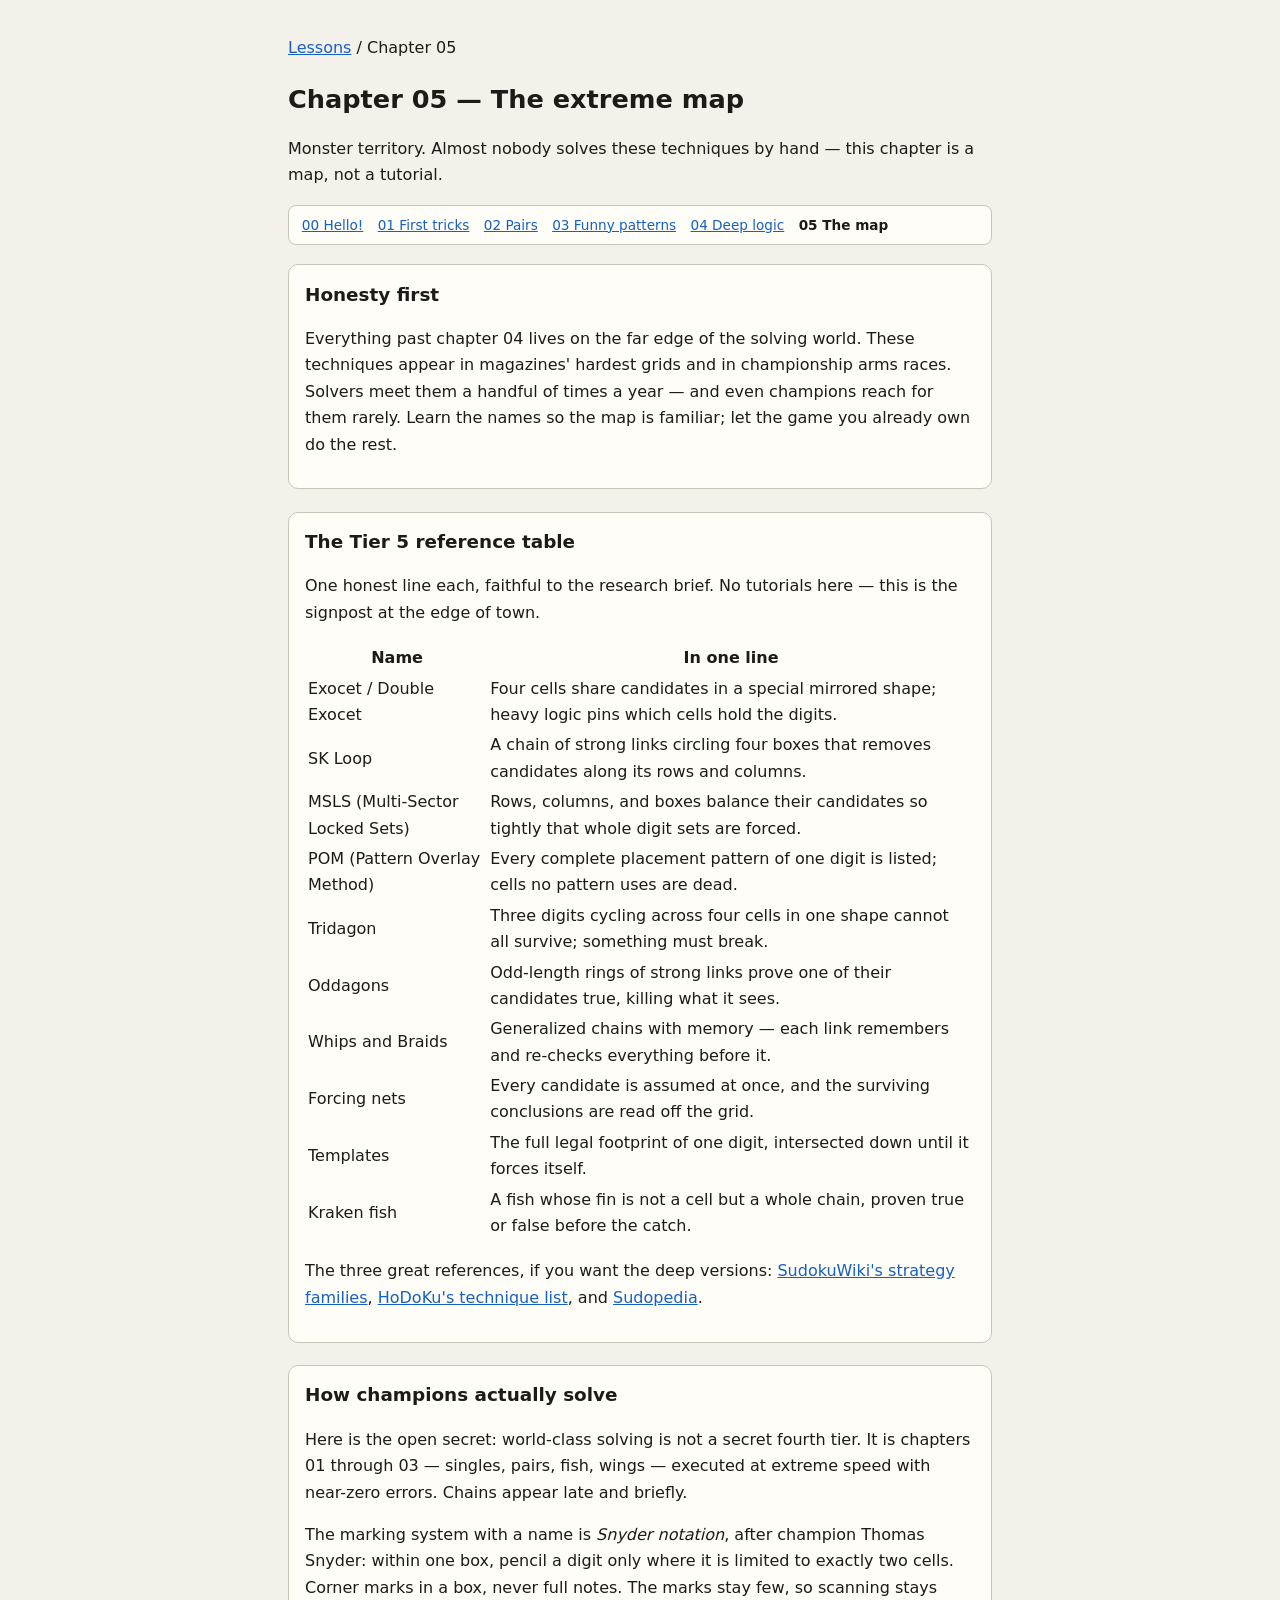
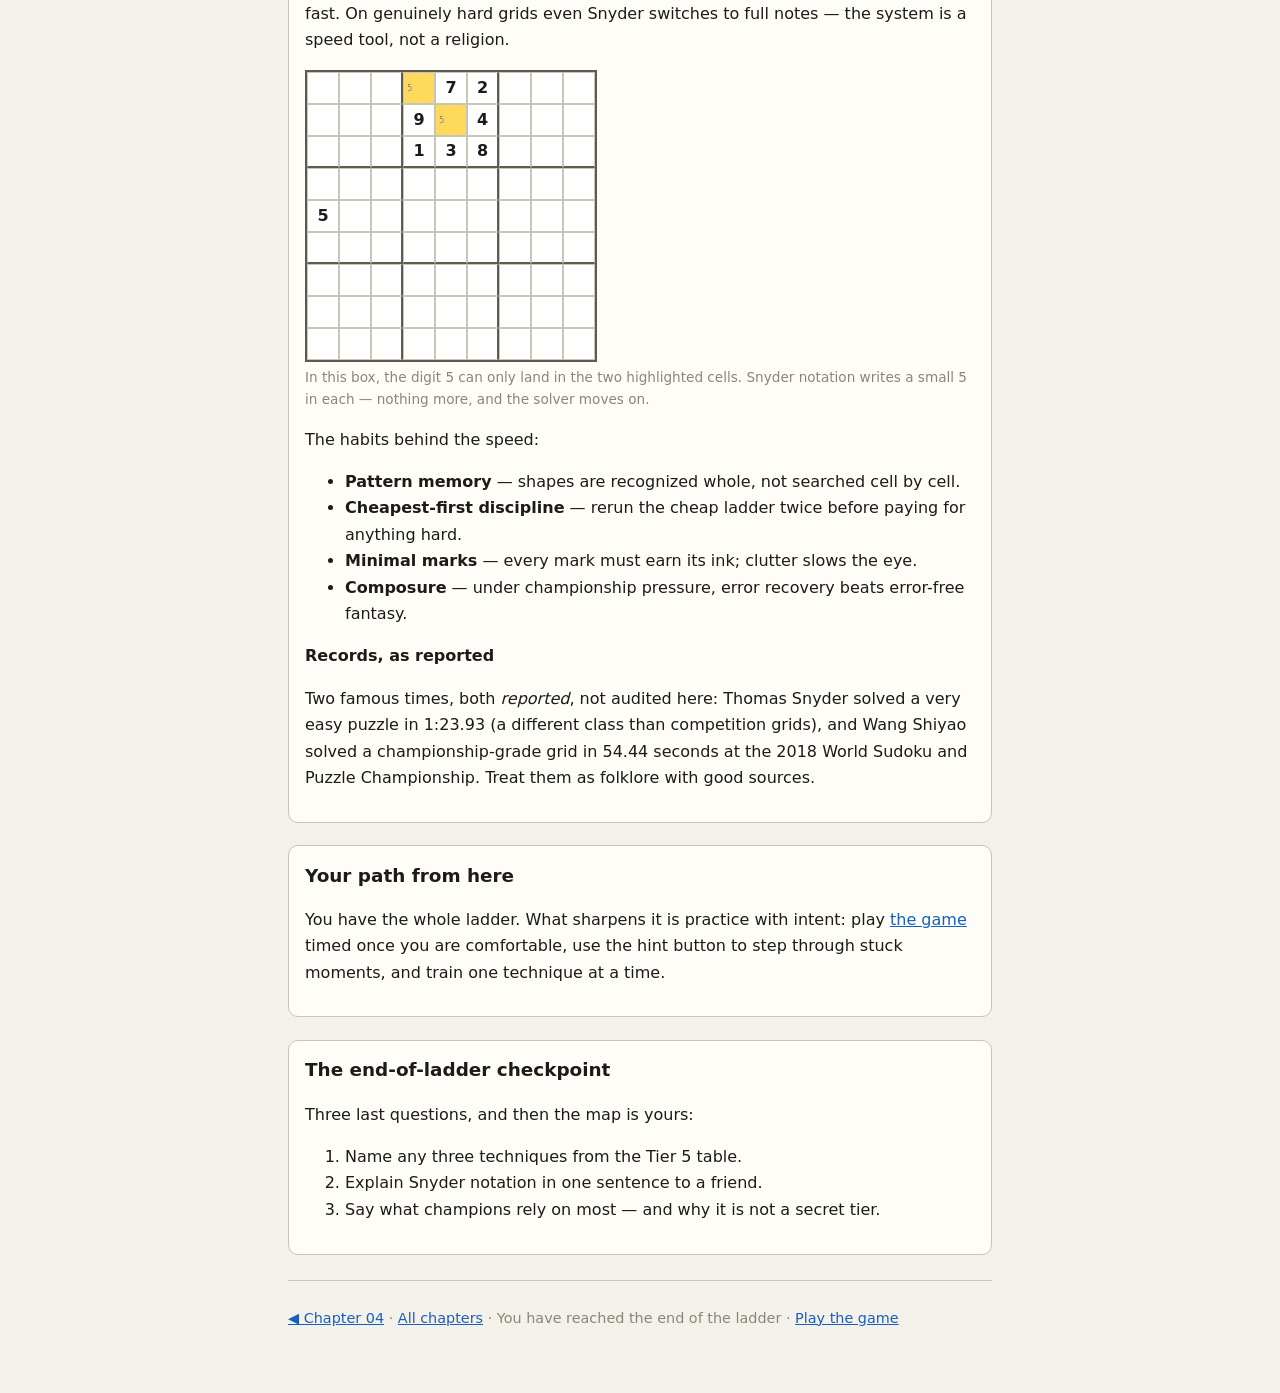
<file: lessons/05-extreme.html>
<!doctype html>
<html lang="en">
  <head>
    <meta charset="utf-8" />
    <meta name="viewport" content="width=device-width, initial-scale=1" />
    <title>Chapter 05 — The extreme map</title>
    <link rel="stylesheet" href="lesson.css" />
  </head>
  <body data-page="05-extreme">
    <header>
      <p class="crumb"><a href="index.html">Lessons</a> / Chapter 05</p>
      <h1>Chapter 05 — The extreme map</h1>
      <p class="lede">
        Monster territory. Almost nobody solves these techniques by
        hand — this chapter is a map, not a tutorial.
      </p>
    </header>

    <nav data-part="ladder" aria-label="Chapters">
      <ol>
        <li><a href="00-first-steps.html">00 Hello!</a></li>
        <li><a href="01-beginner.html">01 First tricks</a></li>
        <li><a href="02-basic.html">02 Pairs</a></li>
        <li><a href="03-intermediate.html">03 Funny patterns</a></li>
        <li><a href="04-advanced.html">04 Deep logic</a></li>
        <li class="here">05 The map</li>
      </ol>
    </nav>

    <main data-part="body">
      <section data-part="learn">
        <h2>Honesty first</h2>
        <p>
          Everything past chapter 04 lives on the far edge of the
          solving world. These techniques appear in magazines' hardest
          grids and in championship arms races. Solvers meet them a
          handful of times a year — and even champions reach for them
          rarely. Learn the names so the map is familiar; let the game
          you already own do the rest.
        </p>
      </section>

      <section data-technique="tier5">
        <h2>The Tier 5 reference table</h2>
        <p>
          One honest line each, faithful to the research brief. No
          tutorials here — this is the signpost at the edge of town.
        </p>
        <table>
          <thead>
            <tr><th>Name</th><th>In one line</th></tr>
          </thead>
          <tbody>
            <tr>
              <td>Exocet / Double Exocet</td>
              <td>
                Four cells share candidates in a special mirrored
                shape; heavy logic pins which cells hold the digits.
              </td>
            </tr>
            <tr>
              <td>SK Loop</td>
              <td>
                A chain of strong links circling four boxes that
                removes candidates along its rows and columns.
              </td>
            </tr>
            <tr>
              <td>MSLS (Multi-Sector Locked Sets)</td>
              <td>
                Rows, columns, and boxes balance their candidates so
                tightly that whole digit sets are forced.
              </td>
            </tr>
            <tr>
              <td>POM (Pattern Overlay Method)</td>
              <td>
                Every complete placement pattern of one digit is
                listed; cells no pattern uses are dead.
              </td>
            </tr>
            <tr>
              <td>Tridagon</td>
              <td>
                Three digits cycling across four cells in one shape
                cannot all survive; something must break.
              </td>
            </tr>
            <tr>
              <td>Oddagons</td>
              <td>
                Odd-length rings of strong links prove one of their
                candidates true, killing what it sees.
              </td>
            </tr>
            <tr>
              <td>Whips and Braids</td>
              <td>
                Generalized chains with memory — each link remembers
                and re-checks everything before it.
              </td>
            </tr>
            <tr>
              <td>Forcing nets</td>
              <td>
                Every candidate is assumed at once, and the surviving
                conclusions are read off the grid.
              </td>
            </tr>
            <tr>
              <td>Templates</td>
              <td>
                The full legal footprint of one digit, intersected
                down until it forces itself.
              </td>
            </tr>
            <tr>
              <td>Kraken fish</td>
              <td>
                A fish whose fin is not a cell but a whole chain,
                proven true or false before the catch.
              </td>
            </tr>
          </tbody>
        </table>
        <p>
          The three great references, if you want the deep versions:
          <a href="https://www.sudokuwiki.org/strategy_families" target="_blank" rel="noopener">SudokuWiki's strategy families</a>,
          <a href="https://hodoku.sourceforge.net/en/techniques.php" target="_blank" rel="noopener">HoDoKu's technique list</a>,
          and <a href="https://www.sudopedia.org/wiki/Main_Page" target="_blank" rel="noopener">Sudopedia</a>.
        </p>
      </section>

      <section data-technique="champion">
        <h2>How champions actually solve</h2>
        <p>
          Here is the open secret: world-class solving is not a secret
          fourth tier. It is chapters 01 through 03 — singles, pairs,
          fish, wings — executed at extreme speed with near-zero
          errors. Chains appear late and briefly.
        </p>
        <p>
          The marking system with a name is <em>Snyder notation</em>,
          after champion Thomas Snyder: within one box, pencil a digit
          only where it is limited to exactly two cells. Corner marks
          in a box, never full notes. The marks stay few, so scanning
          stays fast. On genuinely hard grids even Snyder switches to
          full notes — the system is a speed tool, not a religion.
        </p>
        <figure>
          <div class="board" data-fragment data-givens="000072000000904000000138000000000000500000000000000000000000000000000000000000000" data-cands="3:5;13:5" data-hl="3,13"></div>
          <figcaption>
            In this box, the digit 5 can only land in the two
            highlighted cells. Snyder notation writes a small 5 in
            each — nothing more, and the solver moves on.
          </figcaption>
        </figure>
        <p>The habits behind the speed:</p>
        <ul>
          <li>
            <strong>Pattern memory</strong> — shapes are recognized
            whole, not searched cell by cell.
          </li>
          <li>
            <strong>Cheapest-first discipline</strong> — rerun the
            cheap ladder twice before paying for anything hard.
          </li>
          <li>
            <strong>Minimal marks</strong> — every mark must earn its
            ink; clutter slows the eye.
          </li>
          <li>
            <strong>Composure</strong> — under championship pressure,
            error recovery beats error-free fantasy.
          </li>
        </ul>
        <h3>Records, as reported</h3>
        <p>
          Two famous times, both <em>reported</em>, not audited here:
          Thomas Snyder solved a very easy puzzle in 1:23.93 (a
          different class than competition grids), and Wang Shiyao
          solved a championship-grade grid in 54.44 seconds at the
          2018 World Sudoku and Puzzle Championship. Treat them as
          folklore with good sources.
        </p>
      </section>

      <section data-technique="path" data-part="try">
        <h2>Your path from here</h2>
        <p>
          You have the whole ladder. What sharpens it is practice with
          intent: play <a href="../sudoku.html">the game</a> timed
          once you are comfortable, use the hint button to step
          through stuck moments, and train one technique at a time.
        </p>
      </section>
      <section data-part="checkpoint">
        <h2>The end-of-ladder checkpoint</h2>
        <p>Three last questions, and then the map is yours:</p>
        <ol>
          <li>Name any three techniques from the Tier 5 table.</li>
          <li>Explain Snyder notation in one sentence to a friend.</li>
          <li>Say what champions rely on most — and why it is not a
          secret tier.</li>
        </ol>
      </section>
    </main>

    <footer data-part="footer">
      <p>
        <a href="04-advanced.html">&#9664; Chapter 04</a> &middot;
        <a href="index.html">All chapters</a> &middot;
        You have reached the end of the ladder &middot;
        <a href="../sudoku.html">Play the game</a>
      </p>
    </footer>

    <script src="board.js"></script>
  </body>
</html>
</file>
<file: lessons/lesson.css>
/* lessons/lesson.css — shared lesson styling; clones the game's token set
   (sudoku.html :root) so lessons feel like the game in light and dark. */

:root {
  color-scheme: light dark;
  --bg: #f4f1ea;
  --panel: #fffdf8;
  --board: #ffffff;
  --ink: #1c1b18;
  --muted: #8a8578;
  --line: #c9c4b8;
  --thick: #5f5a4e;
  --given: #1c1b18;
  --user: #1660c1;
  --sel: #bfe0ff;
  --peer: #e9f3fd;
  --same: #9cc8ff;
  --conf: #d8492f;
  --note: #8a8578;
  --accent: #1660c1;
  --hl: #ffd95c; --hl2: #7ec8ff;
}

@media (prefers-color-scheme: dark) {
  :root {
    --bg: #17181c;
    --panel: #1f2126;
    --board: #23252b;
    --ink: #e7e5df;
    --muted: #8b8f98;
    --line: #3a3d45;
    --thick: #787c86;
    --given: #e7e5df;
    --user: #6ea8ff;
    --sel: #2c4a75;
    --peer: #28303f;
    --same: #33547f;
    --conf: #ff5c4a;
    --note: #8b8f98;
    --accent: #6ea8ff;
    --hl: #8a6d00;
  }
}

/* Explicit theme choice made in the game carries over (board.js sets it). */
:root[data-theme="light"] { color-scheme: light; }
:root[data-theme="dark"] {
  color-scheme: dark;
  --bg: #17181c; --panel: #1f2126; --board: #23252b; --ink: #e7e5df;
  --muted: #8b8f98; --line: #3a3d45; --thick: #787c86; --given: #e7e5df;
  --user: #6ea8ff; --sel: #2c4a75; --peer: #28303f; --same: #33547f;
  --conf: #ff5c4a; --note: #8b8f98; --accent: #6ea8ff; --hl: #8a6d00;
}

* { box-sizing: border-box; }

body {
  margin: 0 auto;
  padding: 1.2rem 1rem 3rem;
  max-width: 46rem;
  background: var(--bg);
  color: var(--ink);
  font: 16px/1.65 system-ui, sans-serif;
}

a { color: var(--accent); }

header h1 { margin: 0.2rem 0 0.1rem; font-size: 1.6rem; }
header .sub { color: var(--muted); margin: 0 0 1rem; }

nav[data-part="ladder"] ol {
  list-style: none; display: flex; flex-wrap: wrap; gap: 0.35rem 0.9rem;
  padding: 0.5rem 0.8rem; margin: 0 0 1.2rem;
  background: var(--panel); border: 1px solid var(--line); border-radius: 8px;
  font-size: 0.85rem;
}
nav[data-part="ladder"] .here { font-weight: 700; }

section {
  margin: 0 0 1.4rem; padding: 0.9rem 1rem;
  background: var(--panel); border: 1px solid var(--line); border-radius: 10px;
}
section h2 { margin: 0 0 0.5rem; font-size: 1.15rem; }
section h3 { margin: 1rem 0 0.3rem; font-size: 1rem; }

figure { margin: 0.6rem 0; }
figcaption { color: var(--muted); font-size: 0.85rem; margin-top: 0.25rem; }

aside.grownups {
  display: block; margin: 0.7rem 0 0; padding: 0.5rem 0.7rem;
  border-left: 3px solid var(--line); color: var(--muted); font-size: 0.88rem;
}

footer[data-part="footer"] {
  margin-top: 1.6rem; padding-top: 0.7rem; border-top: 1px solid var(--line);
  font-size: 0.9rem; color: var(--muted);
}

/* --- display boards (board.js) ------------------------------------ */

.board {
  display: grid;
  grid-template-columns: repeat(9, 2rem);
  grid-auto-rows: 2rem;
  gap: 0;
  width: max-content;
  background: var(--board);
  border: 2px solid var(--thick);
}
.board .cell {
  display: flex; align-items: center; justify-content: center;
  border: 1px solid var(--line);
  font-weight: 600;
  position: relative;
}
.board .cell.bR { border-right: 2px solid var(--thick); }
.board .cell.bB { border-bottom: 2px solid var(--thick); }
.board .cell.given { color: var(--given); }
.board .cell.hl { background: var(--hl); }
.board .cell.hl2 { background: var(--hl2); }
.board .cell.xmark::after {
  content: "\2717"; position: absolute; inset: 0;
  display: flex; align-items: center; justify-content: center;
  color: var(--conf); font-size: 1.25rem; font-weight: 700;
}
.board .cell.cands {
  display: grid; grid-template-columns: repeat(3, 1fr);
  align-items: center; font-size: 0.52rem; font-weight: 400;
  color: var(--note); padding: 1px;
}
.board .cell.cands span { text-align: center; line-height: 1; }

/* --- index specifics ----------------------------------------------- */

.guide li { margin: 0.3rem 0; }
.chapters { list-style: none; margin: 0; padding: 0; }
.chapters li {
  display: flex; flex-wrap: wrap; align-items: baseline; gap: 0.4rem 0.7rem;
  padding: 0.55rem 0.2rem; border-bottom: 1px solid var(--line);
}
.chapters .num { font-weight: 700; color: var(--muted); }
.chapters .who { color: var(--muted); font-size: 0.9rem; }
.badge {
  font-size: 0.72rem; font-weight: 700; letter-spacing: 0.04em;
  color: var(--bg); background: var(--accent);
  border-radius: 99px; padding: 0.08rem 0.5rem;
}
.soon { color: var(--muted); font-style: italic; font-size: 0.85rem; }

.back {
  display: inline-block; margin-bottom: 1rem;
  text-decoration: none; color: var(--accent); font-size: 0.95rem;
}

/* --- playable fun-size boards (mini.js, chapter 00) ---------------- */

.miniWrap { margin: 1rem 0; }
.mgrid {
  display: grid;
  grid-template-columns: repeat(var(--msize), 1fr);
  width: min(300px, 100%);
  background: var(--board);
  border: 2px solid var(--thick);
}
.mgrid .cell {
  aspect-ratio: 1; padding: 0;
  display: flex; align-items: center; justify-content: center;
  border: 1px solid var(--line);
  background: transparent; color: var(--user);
  font: 700 1.25rem/1 system-ui, sans-serif;
  cursor: pointer;
}
.mgrid .cell.bR { border-right: 2px solid var(--thick); }
.mgrid .cell.bB { border-bottom: 2px solid var(--thick); }
.mgrid .cell.given { color: var(--given); cursor: default; }
.mgrid .cell.sel { background: var(--sel); }
.mgrid .cell.done { color: var(--user); }
.mgrid .cell.bump { animation: wiggle 0.35s ease; }
@keyframes wiggle {
  25% { transform: translateX(-4px); }
  75% { transform: translateX(4px); }
}
.mgrid.party { animation: bounce 0.6s ease; }
@keyframes bounce {
  30% { transform: translateY(-8px); }
  60% { transform: translateY(3px); }
}
.mbar { display: flex; flex-wrap: wrap; gap: 0.45rem; margin-top: 0.6rem; }
.mkey {
  min-width: 2.4rem; padding: 0.45rem 0.6rem;
  border: 1px solid var(--line); border-radius: 8px;
  background: var(--panel); color: var(--ink);
  font: 700 1.3rem/1 system-ui, sans-serif; cursor: pointer;
}
.mkey:hover { border-color: var(--accent); }
.mnote { min-height: 1.7em; margin: 0.5rem 0 0; font-weight: 700; }
</file>
